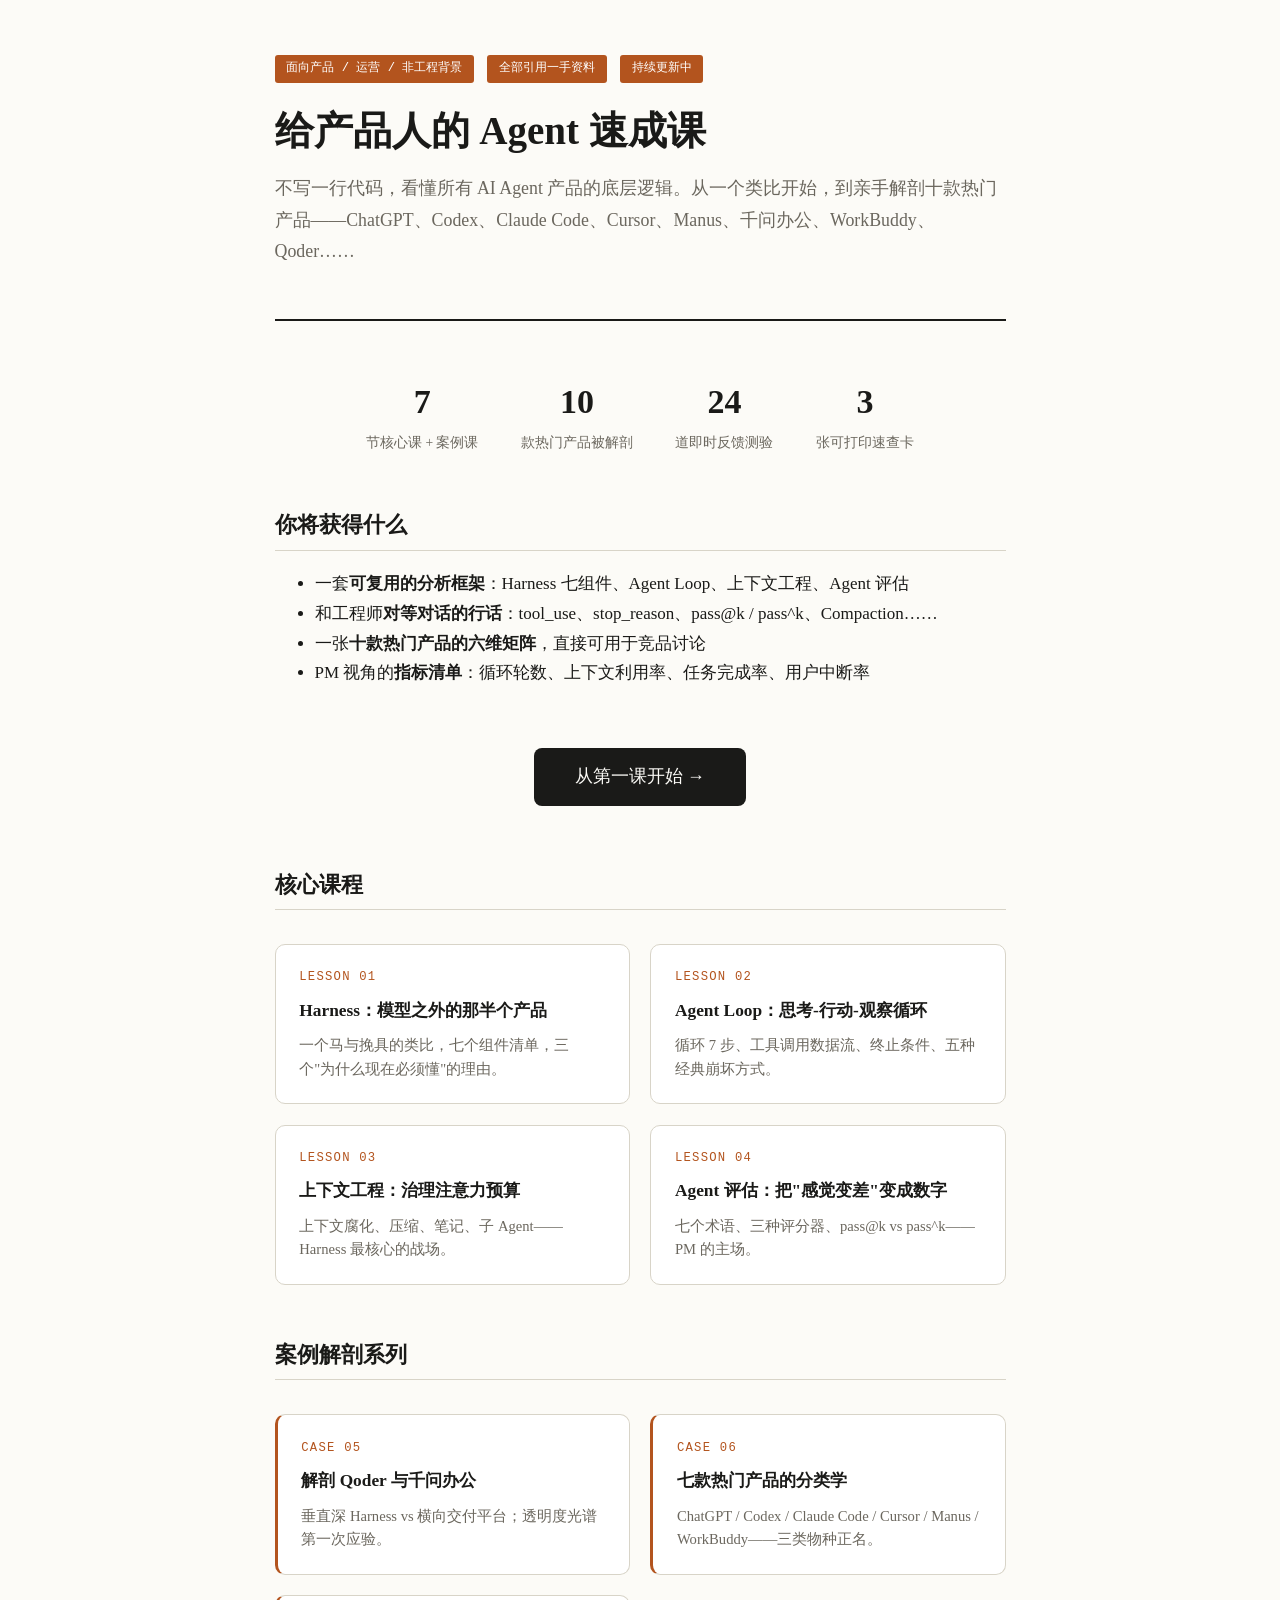
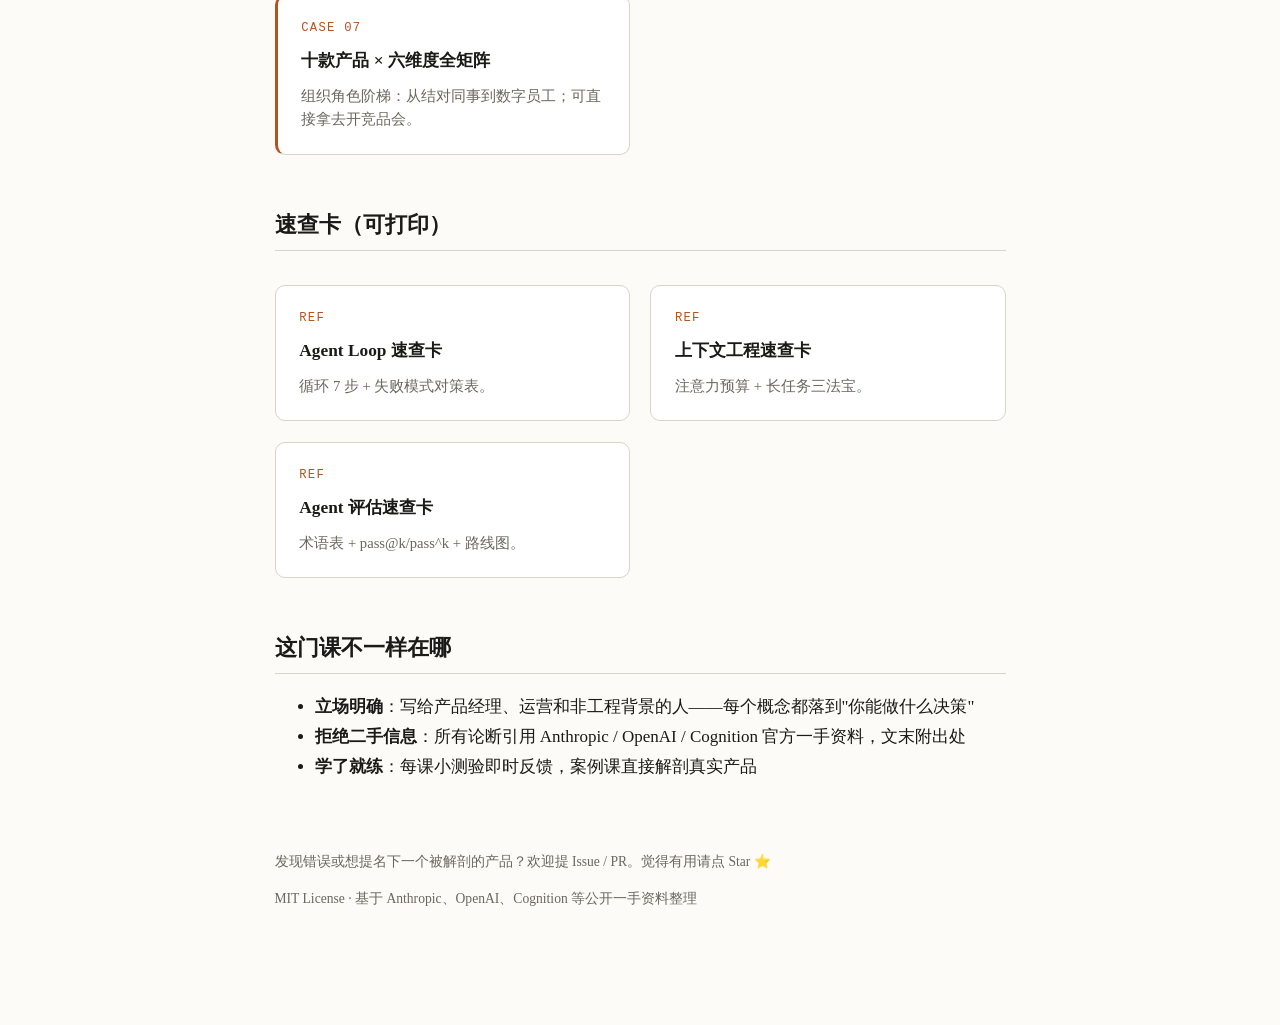
<file: index.html>
<!DOCTYPE html>
<html lang="zh-CN">
<head>
<meta charset="utf-8">
<meta name="viewport" content="width=device-width, initial-scale=1">
<title>给产品人的 Agent 速成课 · Harness 与 AI Agent 产品方法论</title>
<link rel="stylesheet" href="assets/style.css">
<style>
.hero { border-bottom: 2px solid var(--ink); padding-bottom: 2rem; margin-bottom: 3rem; }
.hero .badge { font-family: ui-monospace, monospace; font-size: 0.72rem; background: var(--accent); color: #fff; padding: 0.2rem 0.7rem; border-radius: 3px; margin-right: 0.5rem; display: inline-block; margin-bottom: 1rem; }
.hero h1 { font-size: 2.3rem; }
.card-grid { display: grid; grid-template-columns: repeat(auto-fill, minmax(260px, 1fr)); gap: 1.2rem; margin: 2rem 0; }
.card { border: 1px solid var(--rule); border-radius: 10px; padding: 1.3rem 1.4rem; background: #fff; text-decoration: none; color: inherit; display: block; transition: transform 0.15s ease, box-shadow 0.15s ease; }
.card:hover { transform: translateY(-3px); box-shadow: 0 8px 20px rgba(26,26,24,0.08); }
.card .no { font-family: ui-monospace, monospace; font-size: 0.72rem; color: var(--accent); letter-spacing: 0.1em; }
.card h3 { margin: 0.4rem 0 0.5rem; font-size: 1.02rem; }
.card p { margin: 0; font-size: 0.86rem; color: var(--muted); line-height: 1.6; }
.card.case { border-left: 3px solid var(--accent); }
.cta { text-align: center; margin: 3.5rem 0; }
.cta a.btn { display: inline-block; background: var(--ink); color: var(--paper); padding: 0.8rem 2.4rem; border-radius: 8px; text-decoration: none; font-size: 1.05rem; }
.stats { display: flex; gap: 2.5rem; justify-content: center; margin: 2rem 0; flex-wrap: wrap; }
.stats .stat { text-align: center; }
.stats .num { font-size: 2rem; font-weight: 700; }
.stats .lbl { font-size: 0.8rem; color: var(--muted); }
</style>
</head>
<body>

<div class="hero">
  <span class="badge">面向产品 / 运营 / 非工程背景</span>
  <span class="badge">全部引用一手资料</span>
  <span class="badge">持续更新中</span>
  <h1>给产品人的 Agent 速成课</h1>
  <p class="lede">不写一行代码，看懂所有 AI Agent 产品的底层逻辑。从一个类比开始，到亲手解剖十款热门产品——ChatGPT、Codex、Claude Code、Cursor、Manus、千问办公、WorkBuddy、Qoder……</p>
</div>

<div class="stats">
  <div class="stat"><div class="num">7</div><div class="lbl">节核心课 + 案例课</div></div>
  <div class="stat"><div class="num">10</div><div class="lbl">款热门产品被解剖</div></div>
  <div class="stat"><div class="num">24</div><div class="lbl">道即时反馈测验</div></div>
  <div class="stat"><div class="num">3</div><div class="lbl">张可打印速查卡</div></div>
</div>

<h2>你将获得什么</h2>
<ul>
  <li>一套<strong>可复用的分析框架</strong>：Harness 七组件、Agent Loop、上下文工程、Agent 评估</li>
  <li>和工程师<strong>对等对话的行话</strong>：tool_use、stop_reason、pass@k / pass^k、Compaction……</li>
  <li>一张<strong>十款热门产品的六维矩阵</strong>，直接可用于竞品讨论</li>
  <li>PM 视角的<strong>指标清单</strong>：循环轮数、上下文利用率、任务完成率、用户中断率</li>
</ul>

<div class="cta"><a class="btn" href="lessons/0001-harness-overview.html">从第一课开始 →</a></div>

<h2>核心课程</h2>
<div class="card-grid">
  <a class="card" href="lessons/0001-harness-overview.html">
    <div class="no">LESSON 01</div><h3>Harness：模型之外的那半个产品</h3>
    <p>一个马与挽具的类比，七个组件清单，三个"为什么现在必须懂"的理由。</p>
  </a>
  <a class="card" href="lessons/0002-agent-loop.html">
    <div class="no">LESSON 02</div><h3>Agent Loop：思考-行动-观察循环</h3>
    <p>循环 7 步、工具调用数据流、终止条件、五种经典崩坏方式。</p>
  </a>
  <a class="card" href="lessons/0003-context-engineering.html">
    <div class="no">LESSON 03</div><h3>上下文工程：治理注意力预算</h3>
    <p>上下文腐化、压缩、笔记、子 Agent——Harness 最核心的战场。</p>
  </a>
  <a class="card" href="lessons/0004-agent-evaluation.html">
    <div class="no">LESSON 04</div><h3>Agent 评估：把"感觉变差"变成数字</h3>
    <p>七个术语、三种评分器、pass@k vs pass^k——PM 的主场。</p>
  </a>
</div>

<h2>案例解剖系列</h2>
<div class="card-grid">
  <a class="card case" href="lessons/0005-case-anatomy-qoder-qwenwork.html">
    <div class="no">CASE 05</div><h3>解剖 Qoder 与千问办公</h3>
    <p>垂直深 Harness vs 横向交付平台；透明度光谱第一次应验。</p>
  </a>
  <a class="card case" href="lessons/0006-case-taxonomy-popular-agents.html">
    <div class="no">CASE 06</div><h3>七款热门产品的分类学</h3>
    <p>ChatGPT / Codex / Claude Code / Cursor / Manus / WorkBuddy——三类物种正名。</p>
  </a>
  <a class="card case" href="lessons/0007-case-matrix-ten-products.html">
    <div class="no">CASE 07</div><h3>十款产品 × 六维度全矩阵</h3>
    <p>组织角色阶梯：从结对同事到数字员工；可直接拿去开竞品会。</p>
  </a>
</div>

<h2>速查卡（可打印）</h2>
<div class="card-grid">
  <a class="card" href="reference/agent-loop-cheatsheet.html"><div class="no">REF</div><h3>Agent Loop 速查卡</h3><p>循环 7 步 + 失败模式对策表。</p></a>
  <a class="card" href="reference/context-engineering-cheatsheet.html"><div class="no">REF</div><h3>上下文工程速查卡</h3><p>注意力预算 + 长任务三法宝。</p></a>
  <a class="card" href="reference/agent-evaluation-cheatsheet.html"><div class="no">REF</div><h3>Agent 评估速查卡</h3><p>术语表 + pass@k/pass^k + 路线图。</p></a>
</div>

<h2>这门课不一样在哪</h2>
<ul>
  <li><strong>立场明确</strong>：写给产品经理、运营和非工程背景的人——每个概念都落到"你能做什么决策"</li>
  <li><strong>拒绝二手信息</strong>：所有论断引用 Anthropic / OpenAI / Cognition 官方一手资料，文末附出处</li>
  <li><strong>学了就练</strong>：每课小测验即时反馈，案例课直接解剖真实产品</li>
</ul>

<footer class="lesson-foot">
  <p>发现错误或想提名下一个被解剖的产品？欢迎提 Issue / PR。觉得有用请点 Star ⭐</p>
  <p>MIT License · 基于 Anthropic、OpenAI、Cognition 等公开一手资料整理</p>
</footer>

</body>
</html>
</file>
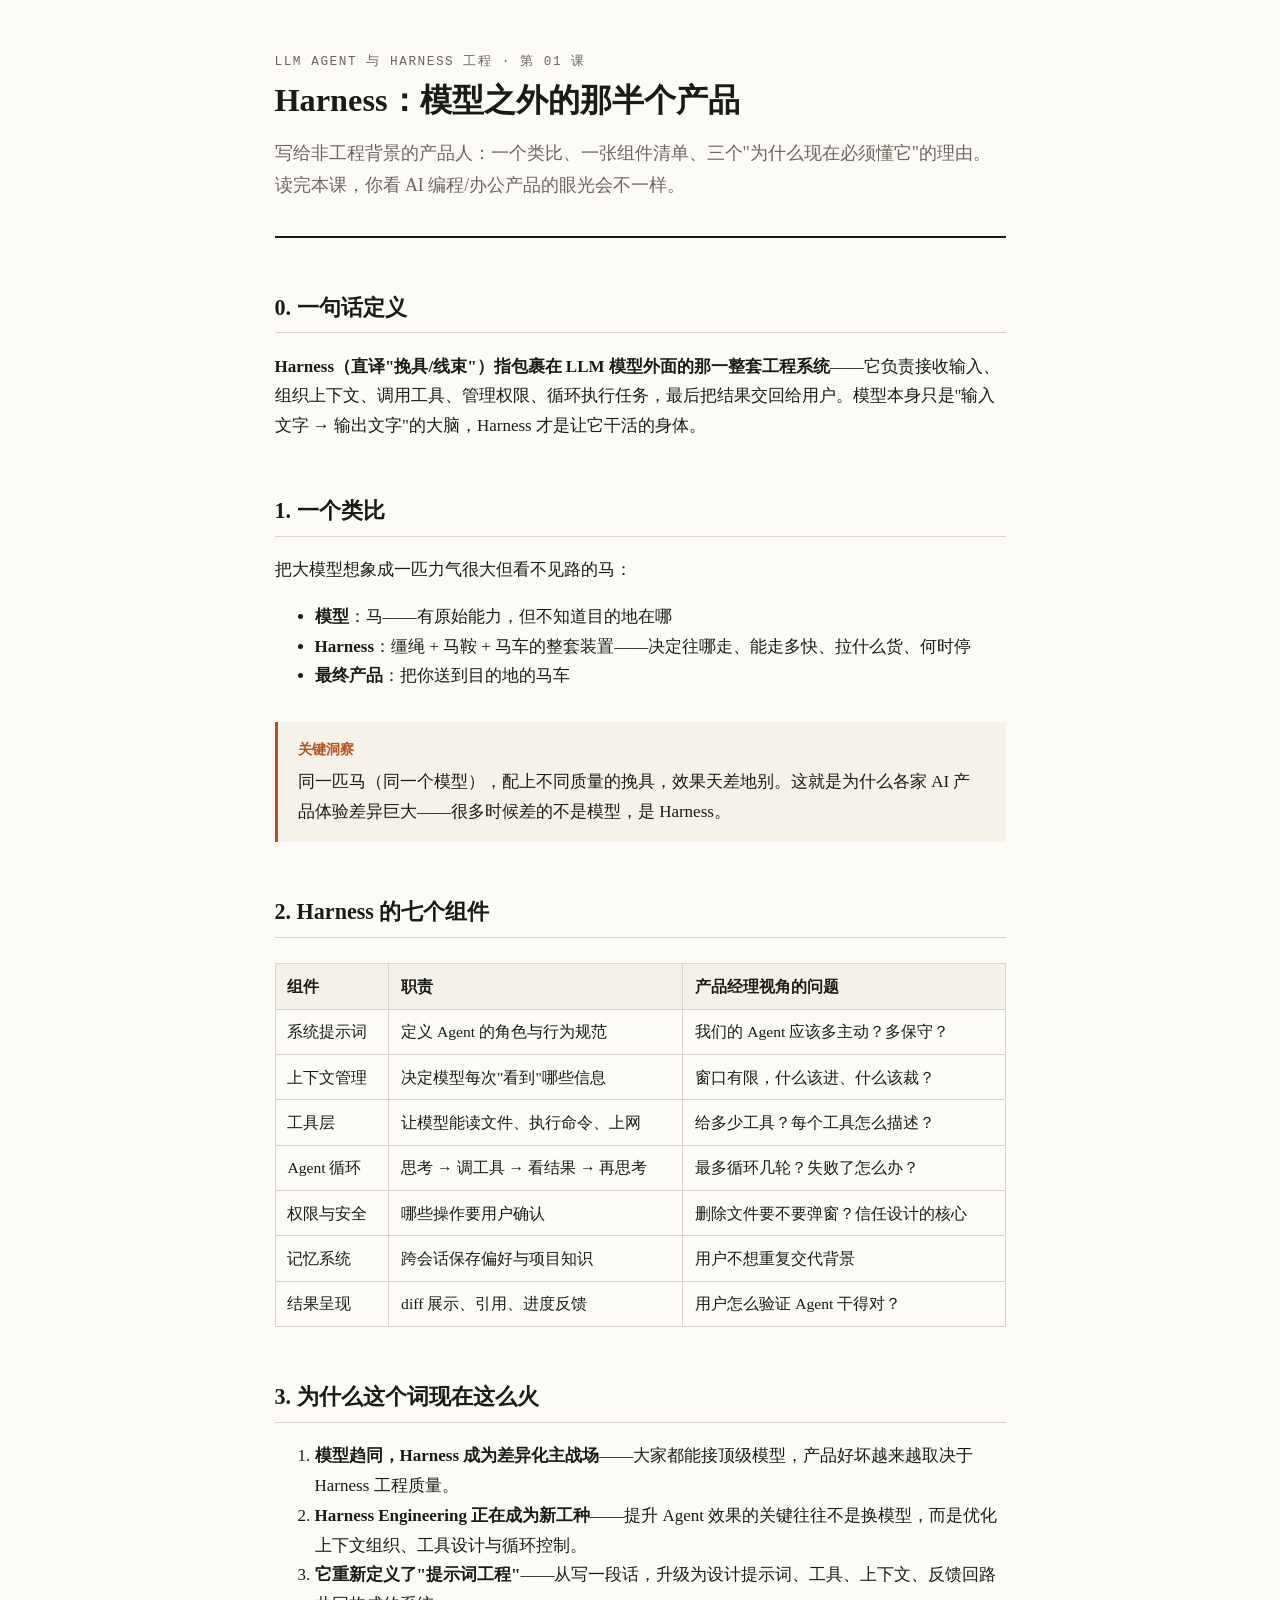
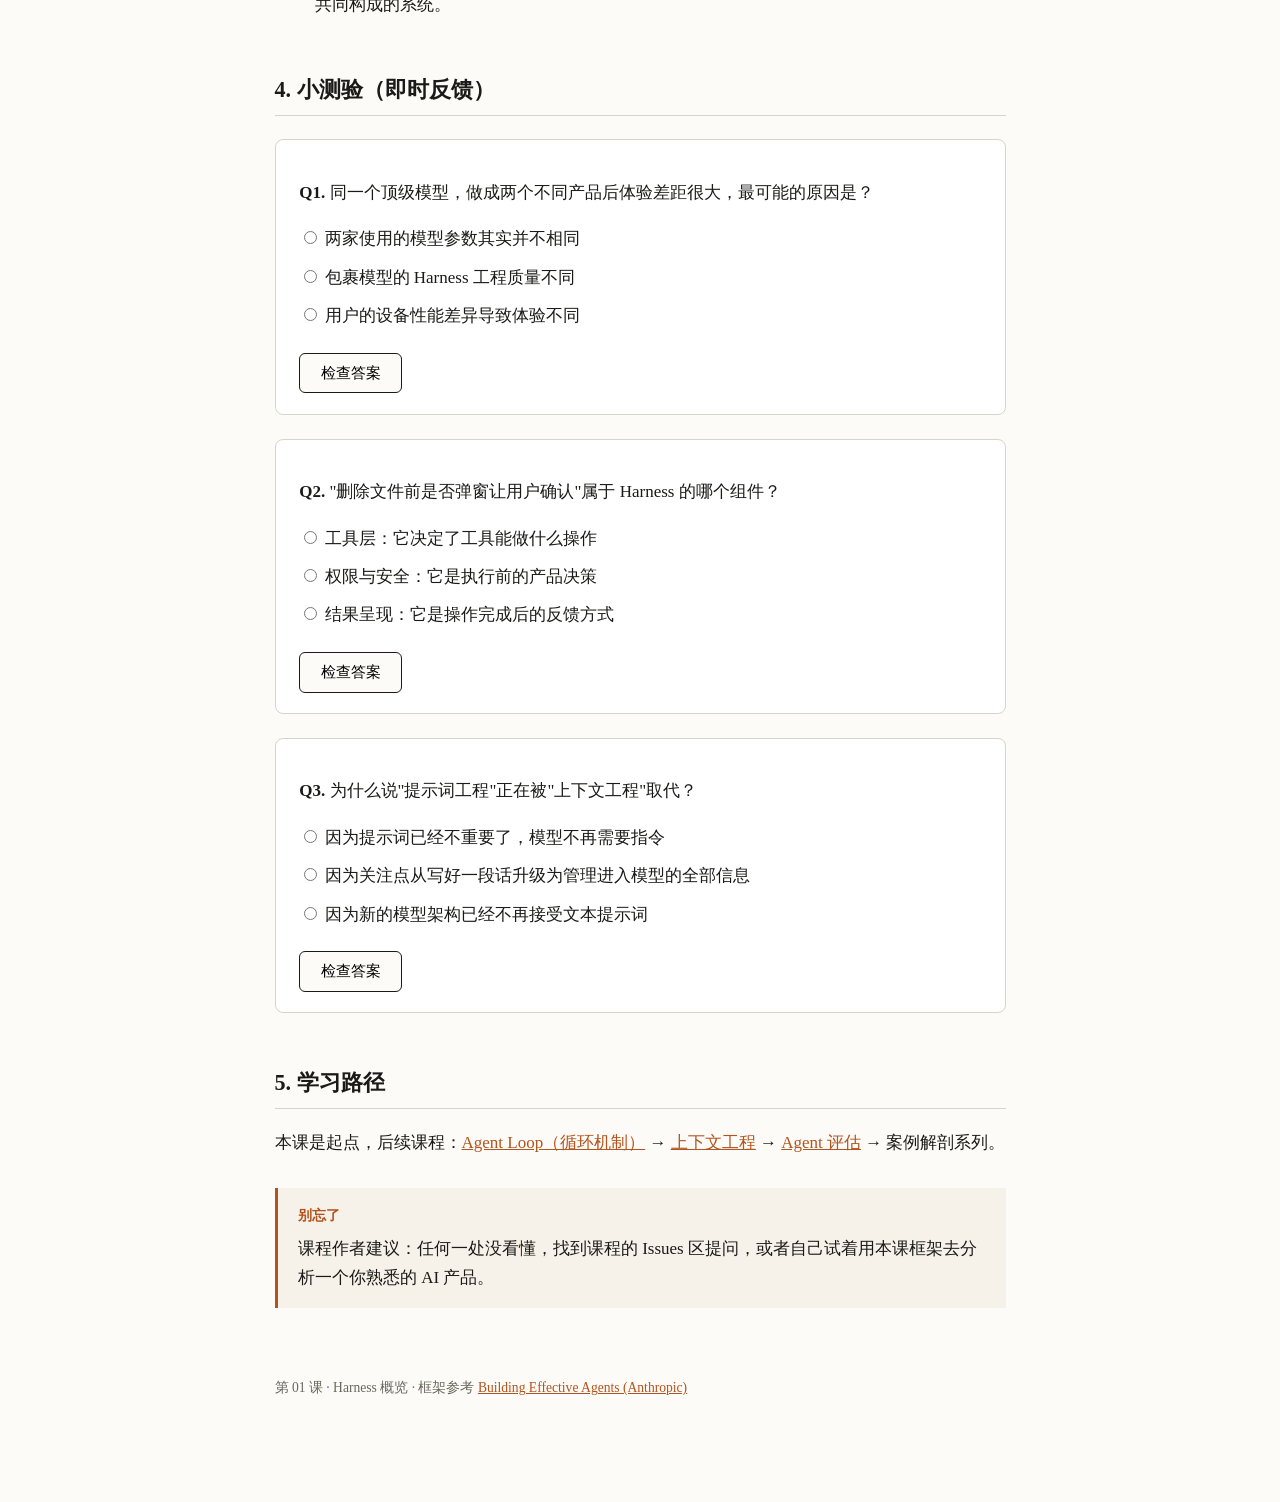
<file: lessons/0001-harness-overview.html>
<!DOCTYPE html>
<html lang="zh-CN">
<head>
<meta charset="utf-8">
<meta name="viewport" content="width=device-width, initial-scale=1">
<title>第一课 · Harness 是什么</title>
<link rel="stylesheet" href="../assets/style.css">
</head>
<body>

<header class="lesson-head">
  <div class="course">LLM Agent 与 Harness 工程 · 第 01 课</div>
  <h1>Harness：模型之外的那半个产品</h1>
  <p class="lede">写给非工程背景的产品人：一个类比、一张组件清单、三个"为什么现在必须懂它"的理由。读完本课，你看 AI 编程/办公产品的眼光会不一样。</p>
</header>

<h2>0. 一句话定义</h2>

<p><strong>Harness（直译"挽具/线束"）指包裹在 LLM 模型外面的那一整套工程系统</strong>——它负责接收输入、组织上下文、调用工具、管理权限、循环执行任务，最后把结果交回给用户。模型本身只是"输入文字 → 输出文字"的大脑，Harness 才是让它干活的身体。</p>

<h2>1. 一个类比</h2>

<p>把大模型想象成一匹力气很大但看不见路的马：</p>

<ul>
  <li><strong>模型</strong>：马——有原始能力，但不知道目的地在哪</li>
  <li><strong>Harness</strong>：缰绳 + 马鞍 + 马车的整套装置——决定往哪走、能走多快、拉什么货、何时停</li>
  <li><strong>最终产品</strong>：把你送到目的地的马车</li>
</ul>

<div class="callout"><span class="label">关键洞察</span>同一匹马（同一个模型），配上不同质量的挽具，效果天差地别。这就是为什么各家 AI 产品体验差异巨大——很多时候差的不是模型，是 Harness。</div>

<h2>2. Harness 的七个组件</h2>

<table>
  <tr><th>组件</th><th>职责</th><th>产品经理视角的问题</th></tr>
  <tr><td>系统提示词</td><td>定义 Agent 的角色与行为规范</td><td>我们的 Agent 应该多主动？多保守？</td></tr>
  <tr><td>上下文管理</td><td>决定模型每次"看到"哪些信息</td><td>窗口有限，什么该进、什么该裁？</td></tr>
  <tr><td>工具层</td><td>让模型能读文件、执行命令、上网</td><td>给多少工具？每个工具怎么描述？</td></tr>
  <tr><td>Agent 循环</td><td>思考 → 调工具 → 看结果 → 再思考</td><td>最多循环几轮？失败了怎么办？</td></tr>
  <tr><td>权限与安全</td><td>哪些操作要用户确认</td><td>删除文件要不要弹窗？信任设计的核心</td></tr>
  <tr><td>记忆系统</td><td>跨会话保存偏好与项目知识</td><td>用户不想重复交代背景</td></tr>
  <tr><td>结果呈现</td><td>diff 展示、引用、进度反馈</td><td>用户怎么验证 Agent 干得对？</td></tr>
</table>

<h2>3. 为什么这个词现在这么火</h2>

<ol>
  <li><strong>模型趋同，Harness 成为差异化主战场</strong>——大家都能接顶级模型，产品好坏越来越取决于 Harness 工程质量。</li>
  <li><strong>Harness Engineering 正在成为新工种</strong>——提升 Agent 效果的关键往往不是换模型，而是优化上下文组织、工具设计与循环控制。</li>
  <li><strong>它重新定义了"提示词工程"</strong>——从写一段话，升级为设计提示词、工具、上下文、反馈回路共同构成的系统。</li>
</ol>

<h2>4. 小测验（即时反馈）</h2>

<div class="quiz" data-quiz='[
{"q":"同一个顶级模型，做成两个不同产品后体验差距很大，最可能的原因是？","opts":["两家使用的模型参数其实并不相同","包裹模型的 Harness 工程质量不同","用户的设备性能差异导致体验不同"],"answer":1,"why":"模型趋同的时代，产品体验差异主要来自 Harness：上下文管理、工具设计、循环控制等。"},
{"q":"\"删除文件前是否弹窗让用户确认\"属于 Harness 的哪个组件？","opts":["工具层：它决定了工具能做什么操作","权限与安全：它是执行前的产品决策","结果呈现：它是操作完成后的反馈方式"],"answer":1,"why":"何时打断模型、向用户要确认，是权限与安全组件里的纯产品决策——信任设计的核心张力。"},
{"q":"为什么说\"提示词工程\"正在被\"上下文工程\"取代？","opts":["因为提示词已经不重要了，模型不再需要指令","因为关注点从写好一段话升级为管理进入模型的全部信息","因为新的模型架构已经不再接受文本提示词"],"answer":1,"why":"Agent 时代要管理的是整个上下文状态——系统指令、工具、历史、外部数据，而不只是一段提示词。下一课展开。"}
]'></div>

<h2>5. 学习路径</h2>

<p>本课是起点，后续课程：<a href="./0002-agent-loop.html">Agent Loop（循环机制）</a> → <a href="./0003-context-engineering.html">上下文工程</a> → <a href="./0004-agent-evaluation.html">Agent 评估</a> → 案例解剖系列。</p>

<div class="callout"><span class="label">别忘了</span>课程作者建议：任何一处没看懂，找到课程的 Issues 区提问，或者自己试着用本课框架去分析一个你熟悉的 AI 产品。</div>

<footer class="lesson-foot">第 01 课 · Harness 概览 · 框架参考 <a href="https://www.anthropic.com/engineering/building-effective-agents" target="_blank">Building Effective Agents (Anthropic)</a></footer>

<script src="../assets/quiz.js"></script>
</body>
</html>
</file>
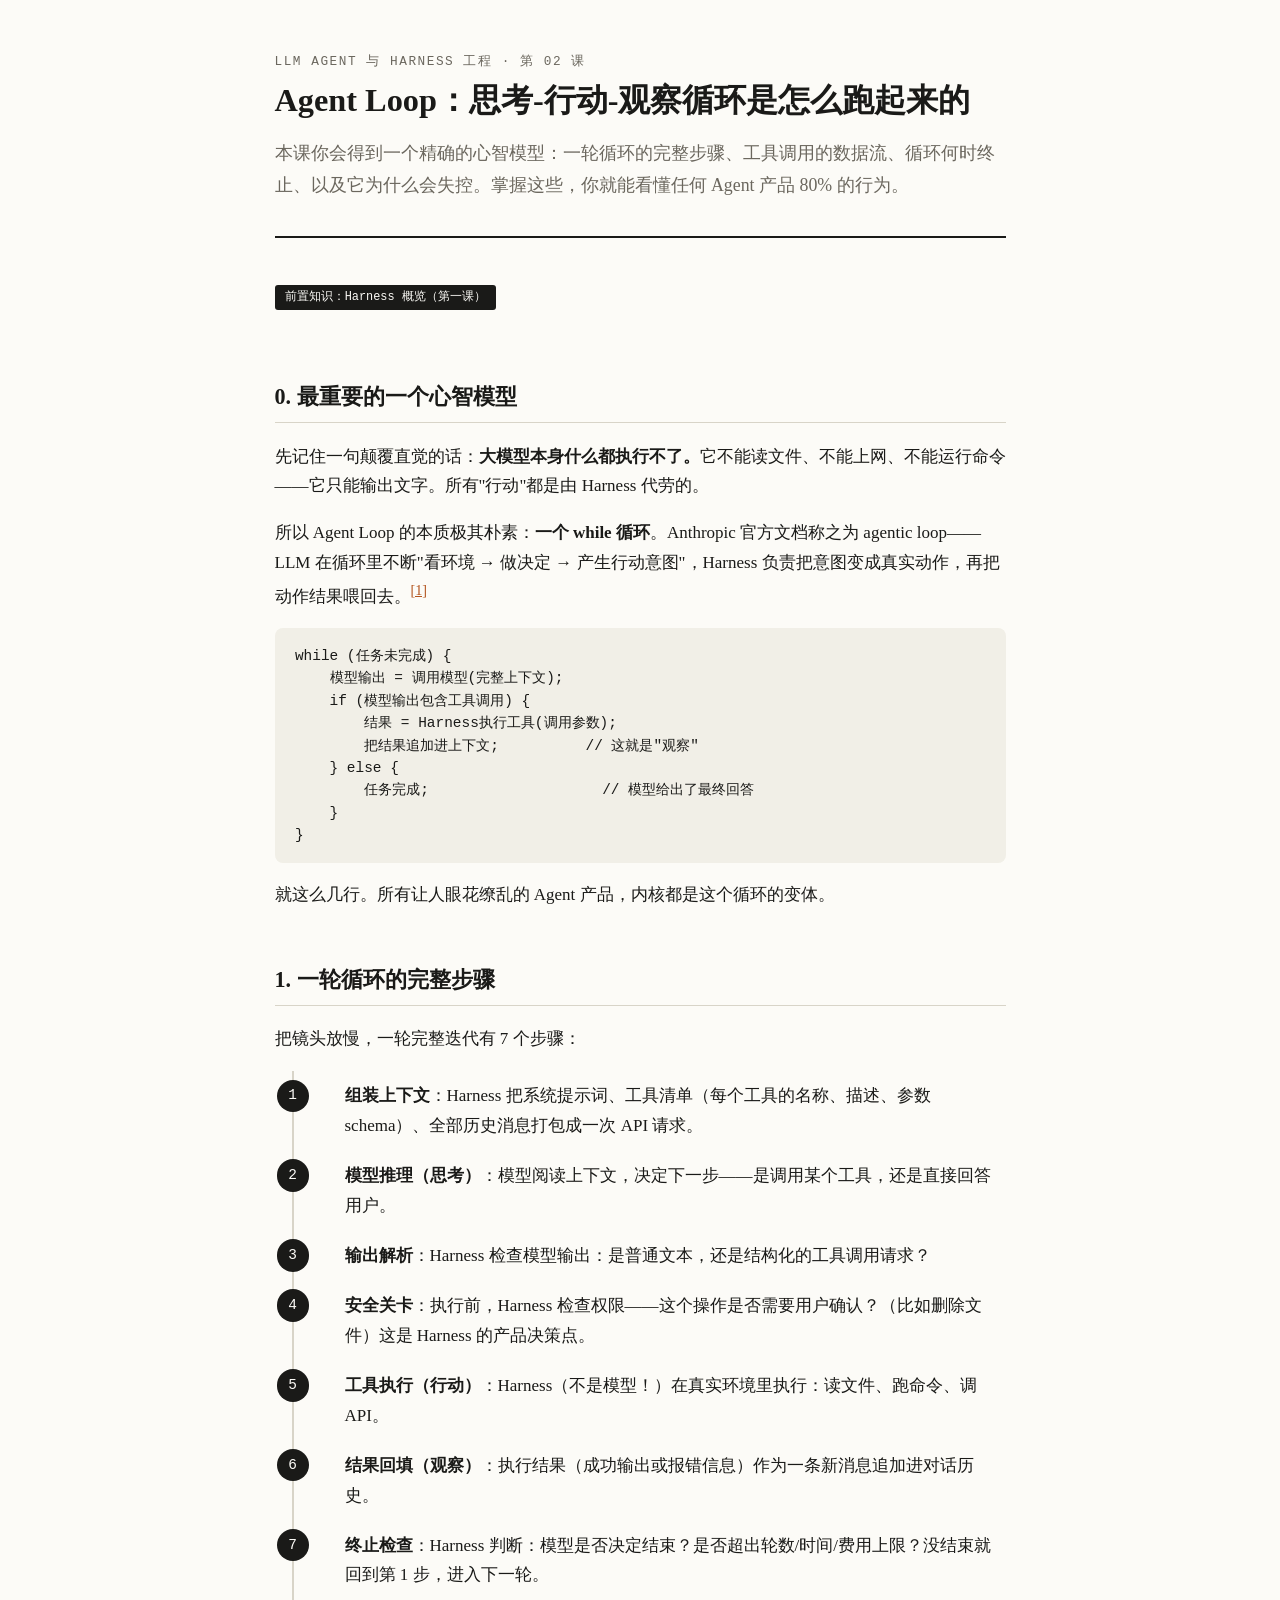
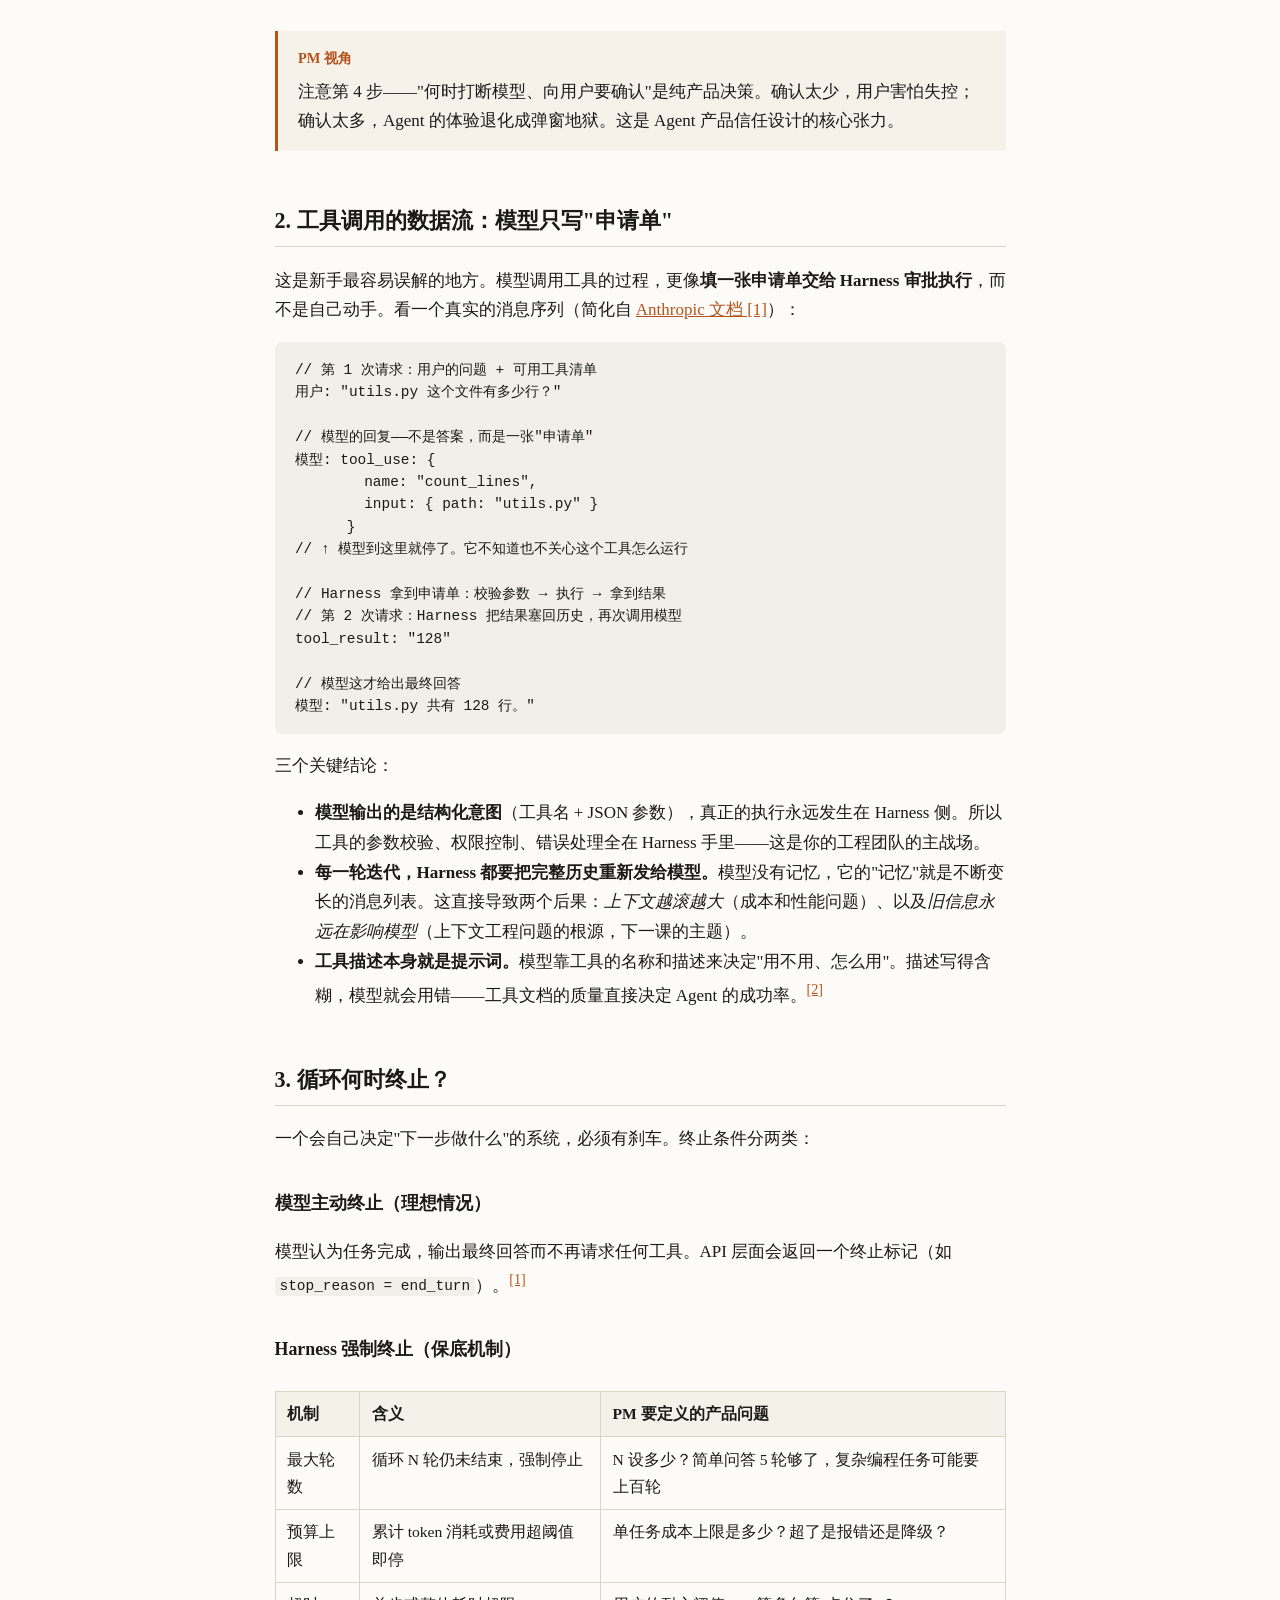
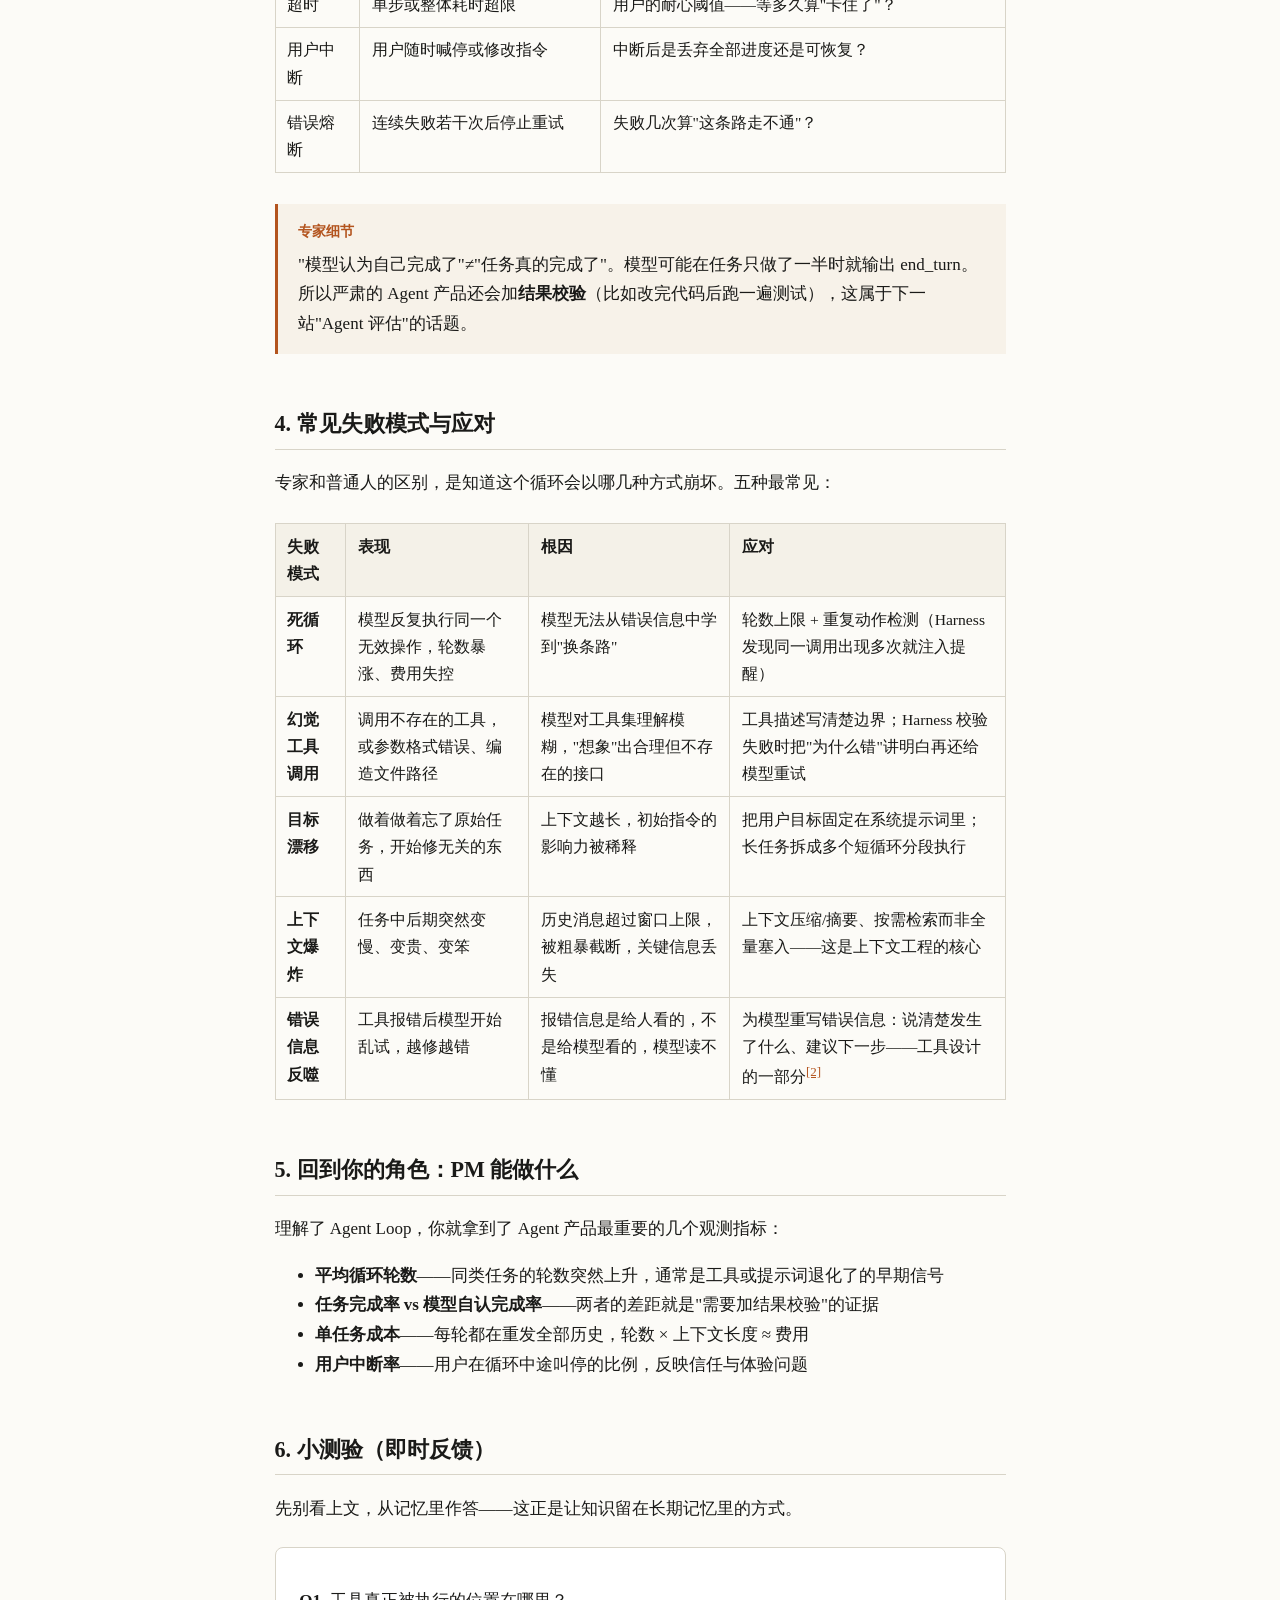
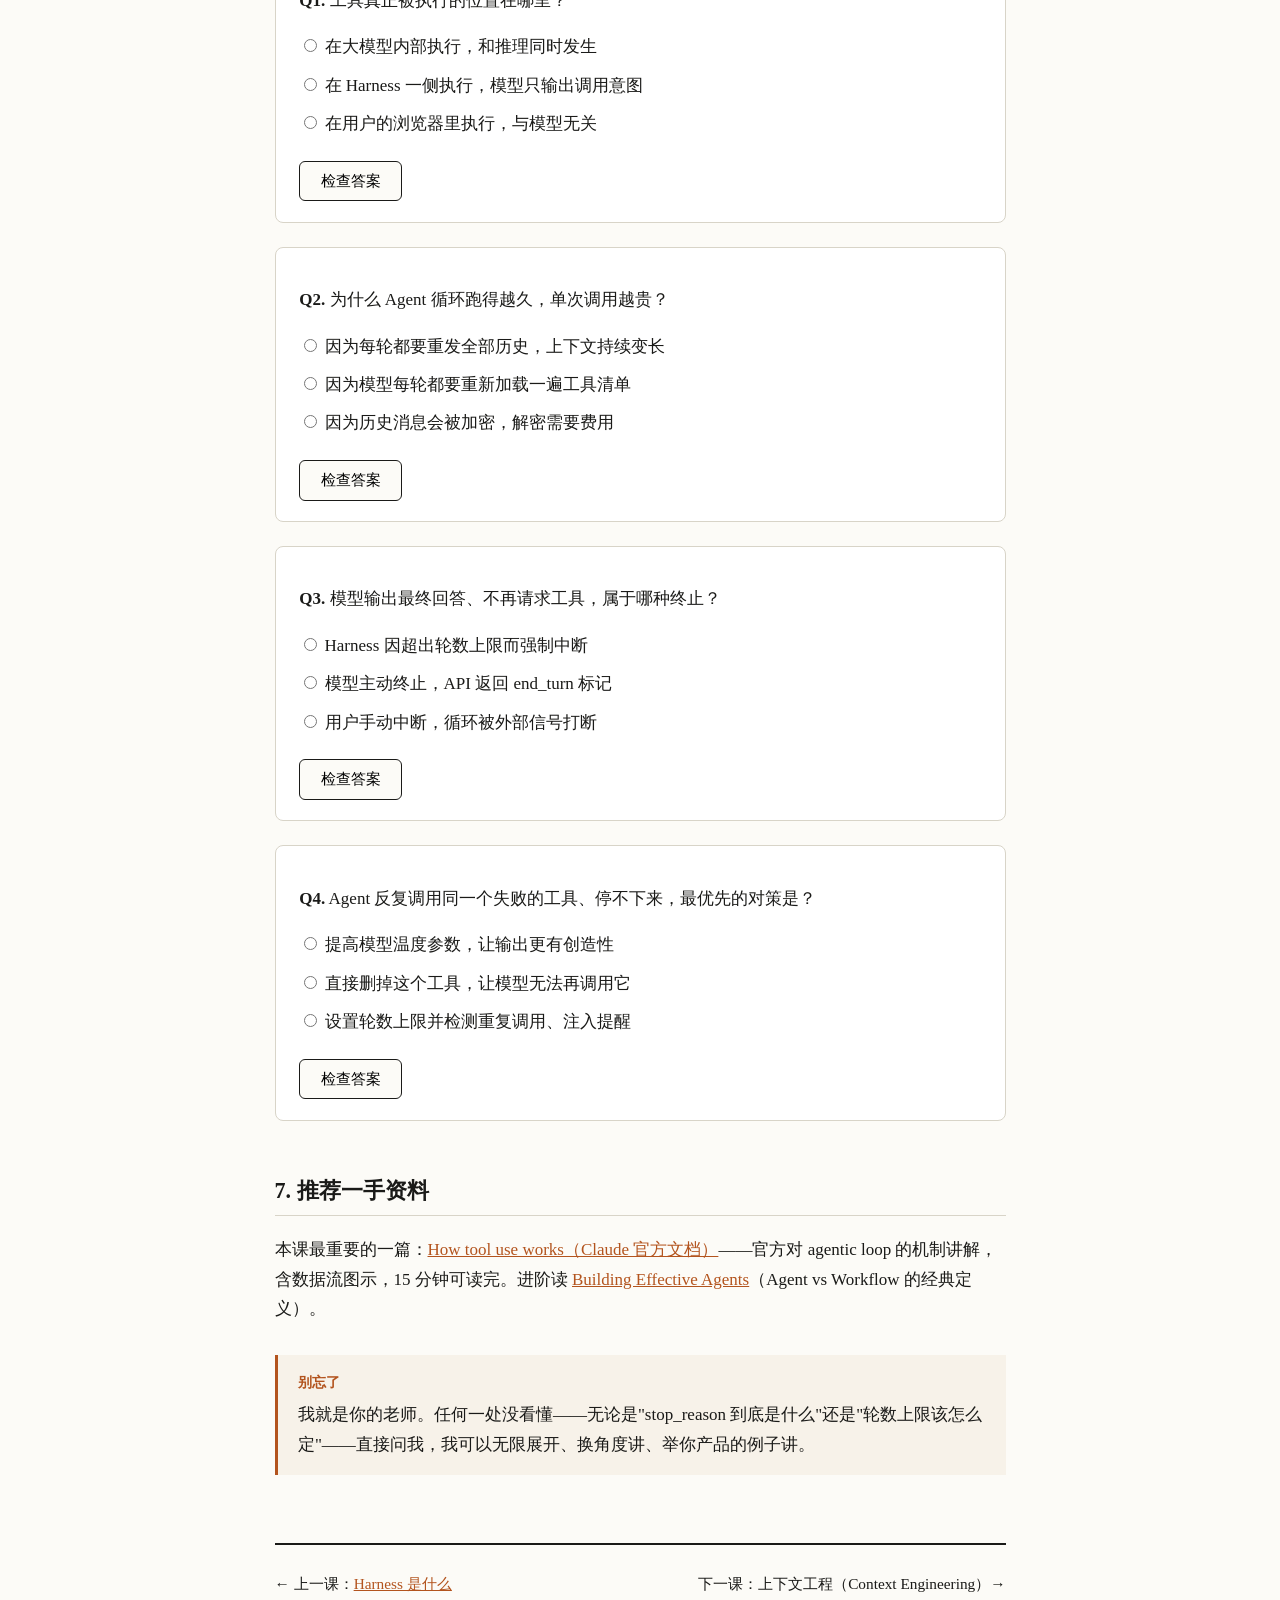
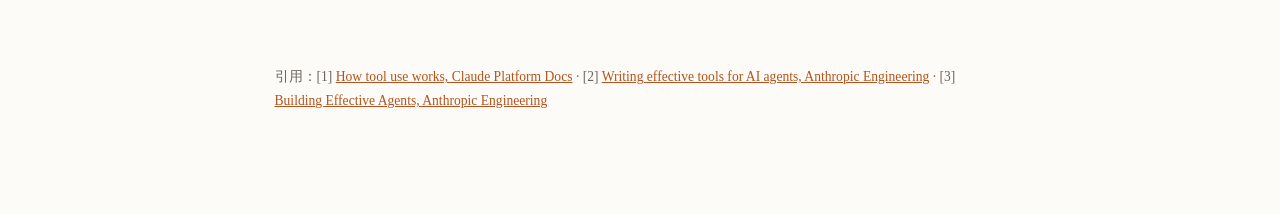
<file: lessons/0002-agent-loop.html>
<!DOCTYPE html>
<html lang="zh-CN">
<head>
<meta charset="utf-8">
<meta name="viewport" content="width=device-width, initial-scale=1">
<title>第二课 · Agent Loop：思考-行动-观察循环</title>
<link rel="stylesheet" href="../assets/style.css">
</head>
<body>

<header class="lesson-head">
  <div class="course">LLM Agent 与 Harness 工程 · 第 02 课</div>
  <h1>Agent Loop：思考-行动-观察循环是怎么跑起来的</h1>
  <p class="lede">本课你会得到一个精确的心智模型：一轮循环的完整步骤、工具调用的数据流、循环何时终止、以及它为什么会失控。掌握这些，你就能看懂任何 Agent 产品 80% 的行为。</p>
</header>

<span class="kicker">前置知识：Harness 概览（第一课）</span>

<h2>0. 最重要的一个心智模型</h2>

<p>先记住一句颠覆直觉的话：<strong>大模型本身什么都执行不了。</strong>它不能读文件、不能上网、不能运行命令——它只能输出文字。所有"行动"都是由 Harness 代劳的。</p>

<p>所以 Agent Loop 的本质极其朴素：<strong>一个 while 循环</strong>。Anthropic 官方文档称之为 agentic loop——LLM 在循环里不断"看环境 → 做决定 → 产生行动意图"，Harness 负责把意图变成真实动作，再把动作结果喂回去。<sup><a href="https://platform.claude.com/docs/en/agents-and-tools/tool-use/how-tool-use-works" target="_blank">[1]</a></sup></p>

<pre>while (任务未完成) {
    模型输出 = 调用模型(完整上下文);
    if (模型输出包含工具调用) {
        结果 = Harness执行工具(调用参数);
        把结果追加进上下文;          // 这就是"观察"
    } else {
        任务完成;                    // 模型给出了最终回答
    }
}</pre>

<p>就这么几行。所有让人眼花缭乱的 Agent 产品，内核都是这个循环的变体。</p>

<h2>1. 一轮循环的完整步骤</h2>

<p>把镜头放慢，一轮完整迭代有 7 个步骤：</p>

<ol class="step-flow">
  <li><strong>组装上下文</strong>：Harness 把系统提示词、工具清单（每个工具的名称、描述、参数 schema）、全部历史消息打包成一次 API 请求。</li>
  <li><strong>模型推理（思考）</strong>：模型阅读上下文，决定下一步——是调用某个工具，还是直接回答用户。</li>
  <li><strong>输出解析</strong>：Harness 检查模型输出：是普通文本，还是结构化的工具调用请求？</li>
  <li><strong>安全关卡</strong>：执行前，Harness 检查权限——这个操作是否需要用户确认？（比如删除文件）这是 Harness 的产品决策点。</li>
  <li><strong>工具执行（行动）</strong>：Harness（不是模型！）在真实环境里执行：读文件、跑命令、调 API。</li>
  <li><strong>结果回填（观察）</strong>：执行结果（成功输出或报错信息）作为一条新消息追加进对话历史。</li>
  <li><strong>终止检查</strong>：Harness 判断：模型是否决定结束？是否超出轮数/时间/费用上限？没结束就回到第 1 步，进入下一轮。</li>
</ol>

<div class="callout"><span class="label">PM 视角</span>注意第 4 步——"何时打断模型、向用户要确认"是纯产品决策。确认太少，用户害怕失控；确认太多，Agent 的体验退化成弹窗地狱。这是 Agent 产品信任设计的核心张力。</div>

<h2>2. 工具调用的数据流：模型只写"申请单"</h2>

<p>这是新手最容易误解的地方。模型调用工具的过程，更像<strong>填一张申请单交给 Harness 审批执行</strong>，而不是自己动手。看一个真实的消息序列（简化自 <a href="https://platform.claude.com/docs/en/agents-and-tools/tool-use/how-tool-use-works" target="_blank">Anthropic 文档 [1]</a>）：</p>

<pre>// 第 1 次请求：用户的问题 + 可用工具清单
用户: "utils.py 这个文件有多少行？"

// 模型的回复——不是答案，而是一张"申请单"
模型: tool_use: {
        name: "count_lines",
        input: { path: "utils.py" }
      }
// ↑ 模型到这里就停了。它不知道也不关心这个工具怎么运行

// Harness 拿到申请单：校验参数 → 执行 → 拿到结果
// 第 2 次请求：Harness 把结果塞回历史，再次调用模型
tool_result: "128"

// 模型这才给出最终回答
模型: "utils.py 共有 128 行。"</pre>

<p>三个关键结论：</p>
<ul>
  <li><strong>模型输出的是结构化意图</strong>（工具名 + JSON 参数），真正的执行永远发生在 Harness 侧。所以工具的参数校验、权限控制、错误处理全在 Harness 手里——这是你的工程团队的主战场。</li>
  <li><strong>每一轮迭代，Harness 都要把完整历史重新发给模型。</strong>模型没有记忆，它的"记忆"就是不断变长的消息列表。这直接导致两个后果：<em>上下文越滚越大</em>（成本和性能问题）、以及<em>旧信息永远在影响模型</em>（上下文工程问题的根源，下一课的主题）。</li>
  <li><strong>工具描述本身就是提示词。</strong>模型靠工具的名称和描述来决定"用不用、怎么用"。描述写得含糊，模型就会用错——工具文档的质量直接决定 Agent 的成功率。<sup><a href="https://www.anthropic.com/engineering/writing-tools-for-agents" target="_blank">[2]</a></sup></li>
</ul>

<h2>3. 循环何时终止？</h2>

<p>一个会自己决定"下一步做什么"的系统，必须有刹车。终止条件分两类：</p>

<h3>模型主动终止（理想情况）</h3>
<p>模型认为任务完成，输出最终回答而不再请求任何工具。API 层面会返回一个终止标记（如 <code>stop_reason = end_turn</code>）。<sup><a href="https://platform.claude.com/docs/en/agents-and-tools/tool-use/how-tool-use-works" target="_blank">[1]</a></sup></p>

<h3>Harness 强制终止（保底机制）</h3>
<table>
  <tr><th>机制</th><th>含义</th><th>PM 要定义的产品问题</th></tr>
  <tr><td>最大轮数</td><td>循环 N 轮仍未结束，强制停止</td><td>N 设多少？简单问答 5 轮够了，复杂编程任务可能要上百轮</td></tr>
  <tr><td>预算上限</td><td>累计 token 消耗或费用超阈值即停</td><td>单任务成本上限是多少？超了是报错还是降级？</td></tr>
  <tr><td>超时</td><td>单步或整体耗时超限</td><td>用户的耐心阈值——等多久算"卡住了"？</td></tr>
  <tr><td>用户中断</td><td>用户随时喊停或修改指令</td><td>中断后是丢弃全部进度还是可恢复？</td></tr>
  <tr><td>错误熔断</td><td>连续失败若干次后停止重试</td><td>失败几次算"这条路走不通"？</td></tr>
</table>

<div class="callout"><span class="label">专家细节</span>"模型认为自己完成了"≠"任务真的完成了"。模型可能在任务只做了一半时就输出 end_turn。所以严肃的 Agent 产品还会加<strong>结果校验</strong>（比如改完代码后跑一遍测试），这属于下一站"Agent 评估"的话题。</div>

<h2>4. 常见失败模式与应对</h2>

<p>专家和普通人的区别，是知道这个循环会以哪几种方式崩坏。五种最常见：</p>

<table>
  <tr><th>失败模式</th><th>表现</th><th>根因</th><th>应对</th></tr>
  <tr>
    <td><strong>死循环</strong></td>
    <td>模型反复执行同一个无效操作，轮数暴涨、费用失控</td>
    <td>模型无法从错误信息中学到"换条路"</td>
    <td>轮数上限 + 重复动作检测（Harness 发现同一调用出现多次就注入提醒）</td>
  </tr>
  <tr>
    <td><strong>幻觉工具调用</strong></td>
    <td>调用不存在的工具，或参数格式错误、编造文件路径</td>
    <td>模型对工具集理解模糊，"想象"出合理但不存在的接口</td>
    <td>工具描述写清楚边界；Harness 校验失败时把"为什么错"讲明白再还给模型重试</td>
  </tr>
  <tr>
    <td><strong>目标漂移</strong></td>
    <td>做着做着忘了原始任务，开始修无关的东西</td>
    <td>上下文越长，初始指令的影响力被稀释</td>
    <td>把用户目标固定在系统提示词里；长任务拆成多个短循环分段执行</td>
  </tr>
  <tr>
    <td><strong>上下文爆炸</strong></td>
    <td>任务中后期突然变慢、变贵、变笨</td>
    <td>历史消息超过窗口上限，被粗暴截断，关键信息丢失</td>
    <td>上下文压缩/摘要、按需检索而非全量塞入——这是上下文工程的核心</td>
  </tr>
  <tr>
    <td><strong>错误信息反噬</strong></td>
    <td>工具报错后模型开始乱试，越修越错</td>
    <td>报错信息是给人看的，不是给模型看的，模型读不懂</td>
    <td>为模型重写错误信息：说清楚发生了什么、建议下一步——工具设计的一部分<sup><a href="https://www.anthropic.com/engineering/writing-tools-for-agents" target="_blank">[2]</a></sup></td>
  </tr>
</table>

<h2>5. 回到你的角色：PM 能做什么</h2>

<p>理解了 Agent Loop，你就拿到了 Agent 产品最重要的几个观测指标：</p>
<ul>
  <li><strong>平均循环轮数</strong>——同类任务的轮数突然上升，通常是工具或提示词退化了的早期信号</li>
  <li><strong>任务完成率 vs 模型自认完成率</strong>——两者的差距就是"需要加结果校验"的证据</li>
  <li><strong>单任务成本</strong>——每轮都在重发全部历史，轮数 × 上下文长度 ≈ 费用</li>
  <li><strong>用户中断率</strong>——用户在循环中途叫停的比例，反映信任与体验问题</li>
</ul>

<h2>6. 小测验（即时反馈）</h2>
<p>先别看上文，从记忆里作答——这正是让知识留在长期记忆里的方式。</p>

<div class="quiz" data-quiz='[
{"q":"工具真正被执行的位置在哪里？","opts":["在大模型内部执行，和推理同时发生","在 Harness 一侧执行，模型只输出调用意图","在用户的浏览器里执行，与模型无关"],"answer":1,"why":"模型只能输出文字（结构化的调用意图），所有真实执行都发生在 Harness 侧。"},
{"q":"为什么 Agent 循环跑得越久，单次调用越贵？","opts":["因为每轮都要重发全部历史，上下文持续变长","因为模型每轮都要重新加载一遍工具清单","因为历史消息会被加密，解密需要费用"],"answer":0,"why":"模型没有记忆，Harness 每轮都重发完整历史，token 数随轮数累积增长。"},
{"q":"模型输出最终回答、不再请求工具，属于哪种终止？","opts":["Harness 因超出轮数上限而强制中断","模型主动终止，API 返回 end_turn 标记","用户手动中断，循环被外部信号打断"],"answer":1,"why":"这是理想路径：模型判断任务完成，输出最终回答，stop_reason 为 end_turn。"},
{"q":"Agent 反复调用同一个失败的工具、停不下来，最优先的对策是？","opts":["提高模型温度参数，让输出更有创造性","直接删掉这个工具，让模型无法再调用它","设置轮数上限并检测重复调用、注入提醒"],"answer":2,"why":"死循环靠 Harness 的保底机制治理：轮数上限 + 重复动作检测。删工具治标不治本，调温度反而更不可控。"}
]'></div>

<h2>7. 推荐一手资料</h2>
<p>本课最重要的一篇：<a href="https://platform.claude.com/docs/en/agents-and-tools/tool-use/how-tool-use-works" target="_blank">How tool use works（Claude 官方文档）</a>——官方对 agentic loop 的机制讲解，含数据流图示，15 分钟可读完。进阶读 <a href="https://www.anthropic.com/engineering/building-effective-agents" target="_blank">Building Effective Agents</a>（Agent vs Workflow 的经典定义）。</p>

<div class="callout"><span class="label">别忘了</span>我就是你的老师。任何一处没看懂——无论是"stop_reason 到底是什么"还是"轮数上限该怎么定"——直接问我，我可以无限展开、换角度讲、举你产品的例子讲。</div>

<nav class="lesson-nav">
  <span>← 上一课：<a href="./0001-harness-overview.html">Harness 是什么</a></span>
  <span>下一课：上下文工程（Context Engineering）→</span>
</nav>

<footer class="lesson-foot">
  引用：[1] <a href="https://platform.claude.com/docs/en/agents-and-tools/tool-use/how-tool-use-works" target="_blank">How tool use works, Claude Platform Docs</a> ·
  [2] <a href="https://www.anthropic.com/engineering/writing-tools-for-agents" target="_blank">Writing effective tools for AI agents, Anthropic Engineering</a> ·
  [3] <a href="https://www.anthropic.com/engineering/building-effective-agents" target="_blank">Building Effective Agents, Anthropic Engineering</a>
</footer>

<script src="../assets/quiz.js"></script>
</body>
</html>
</file>
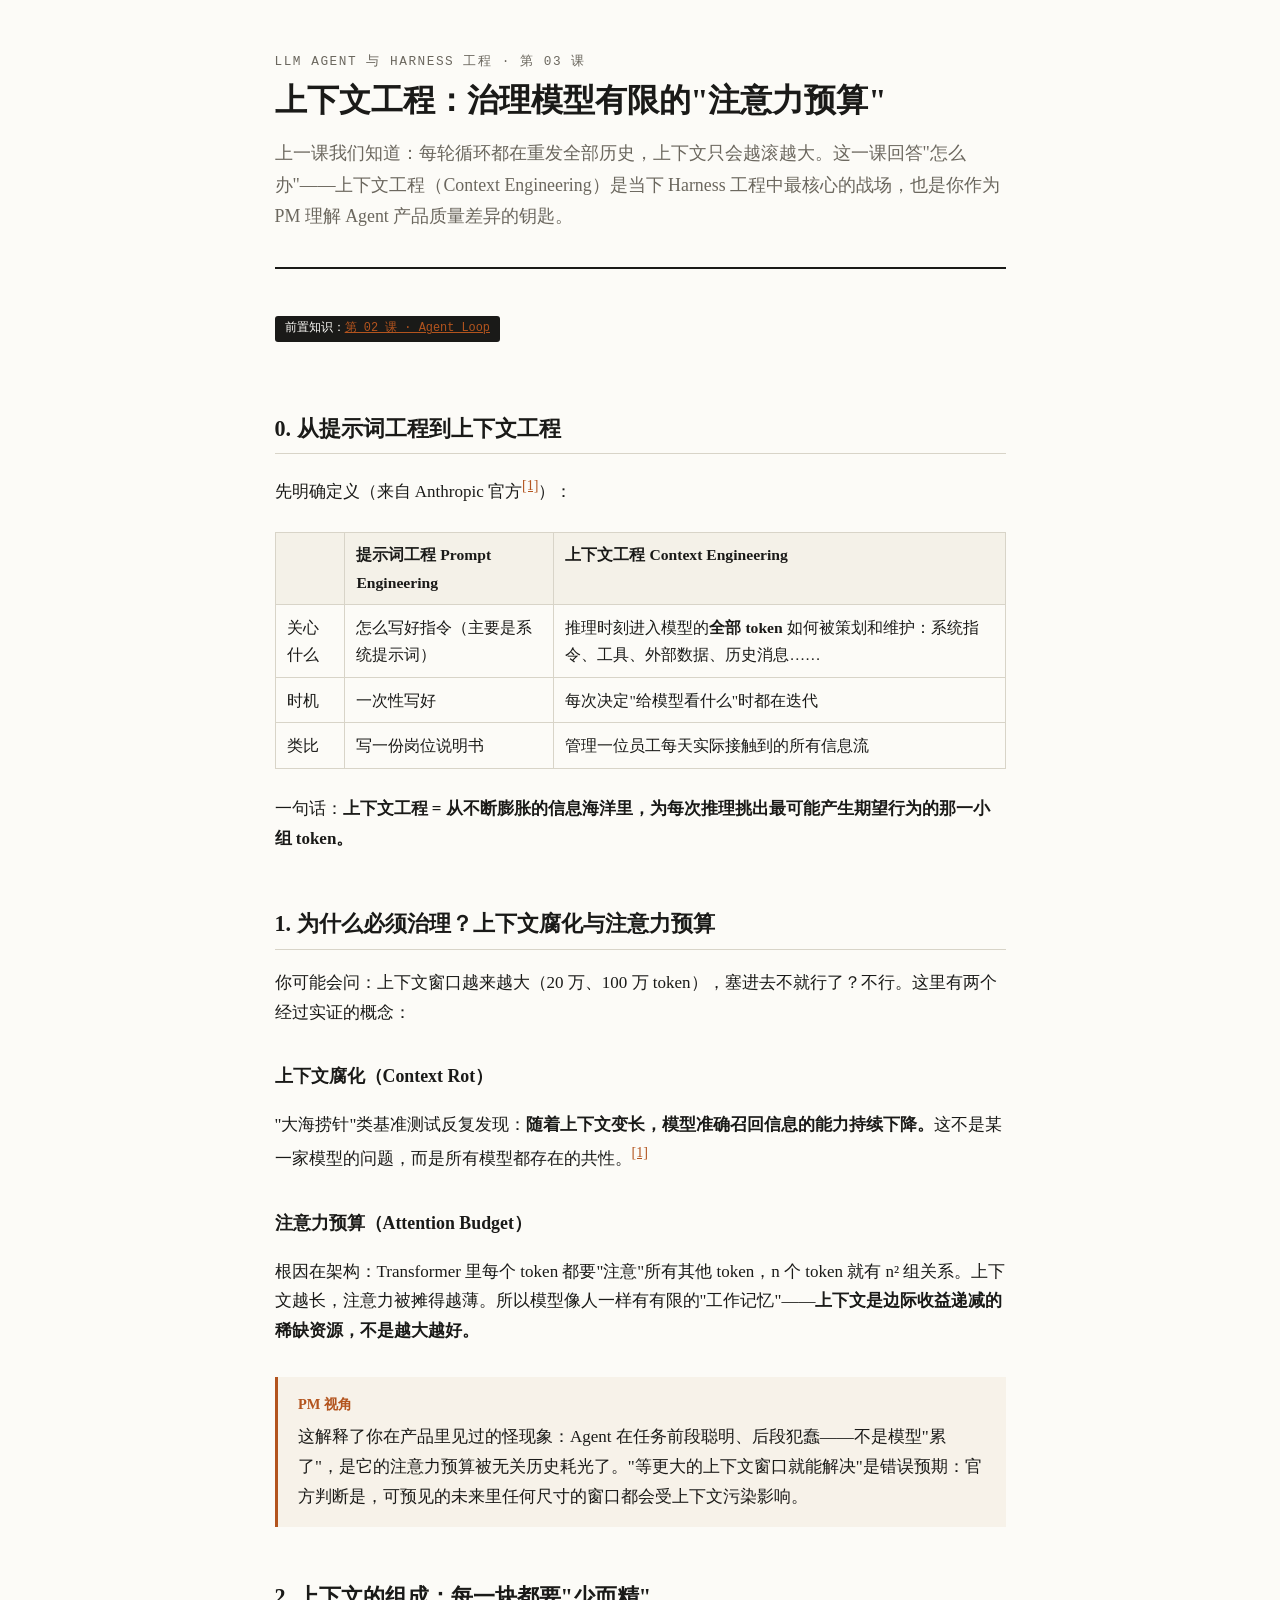
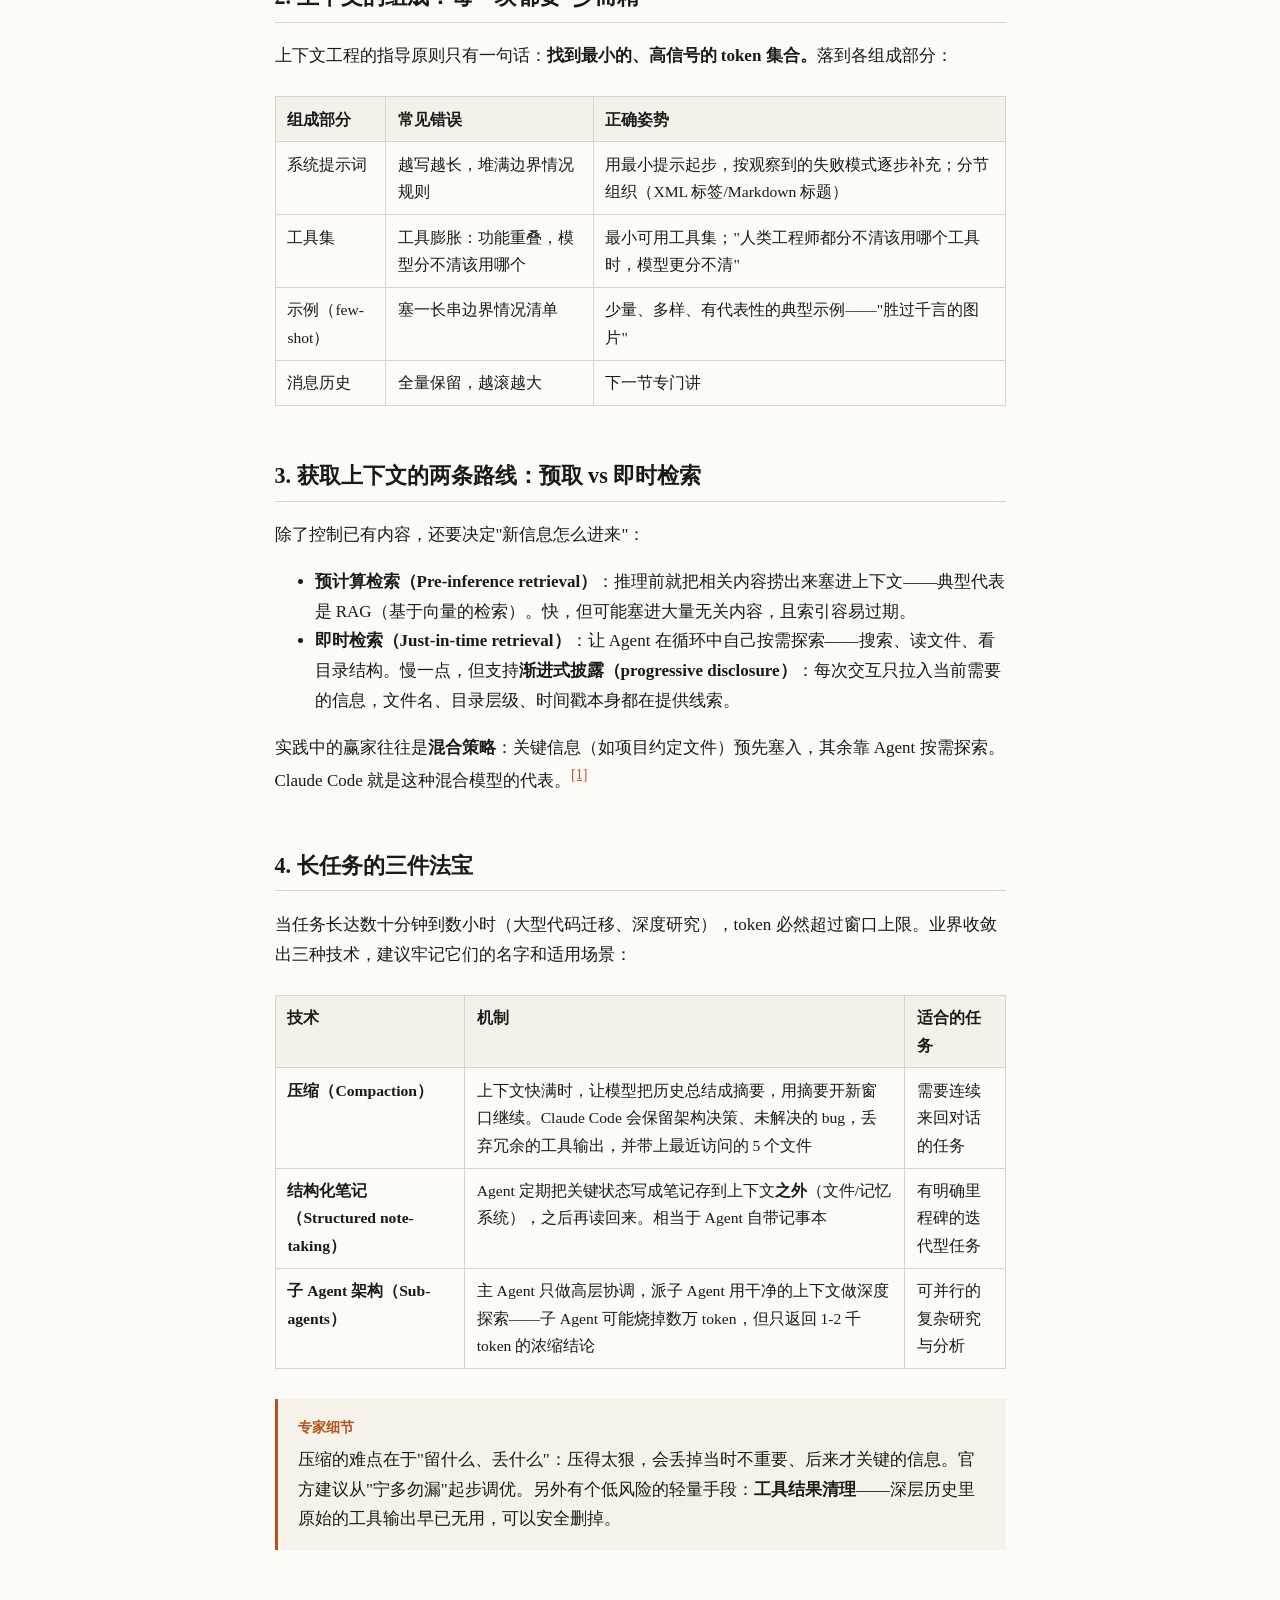
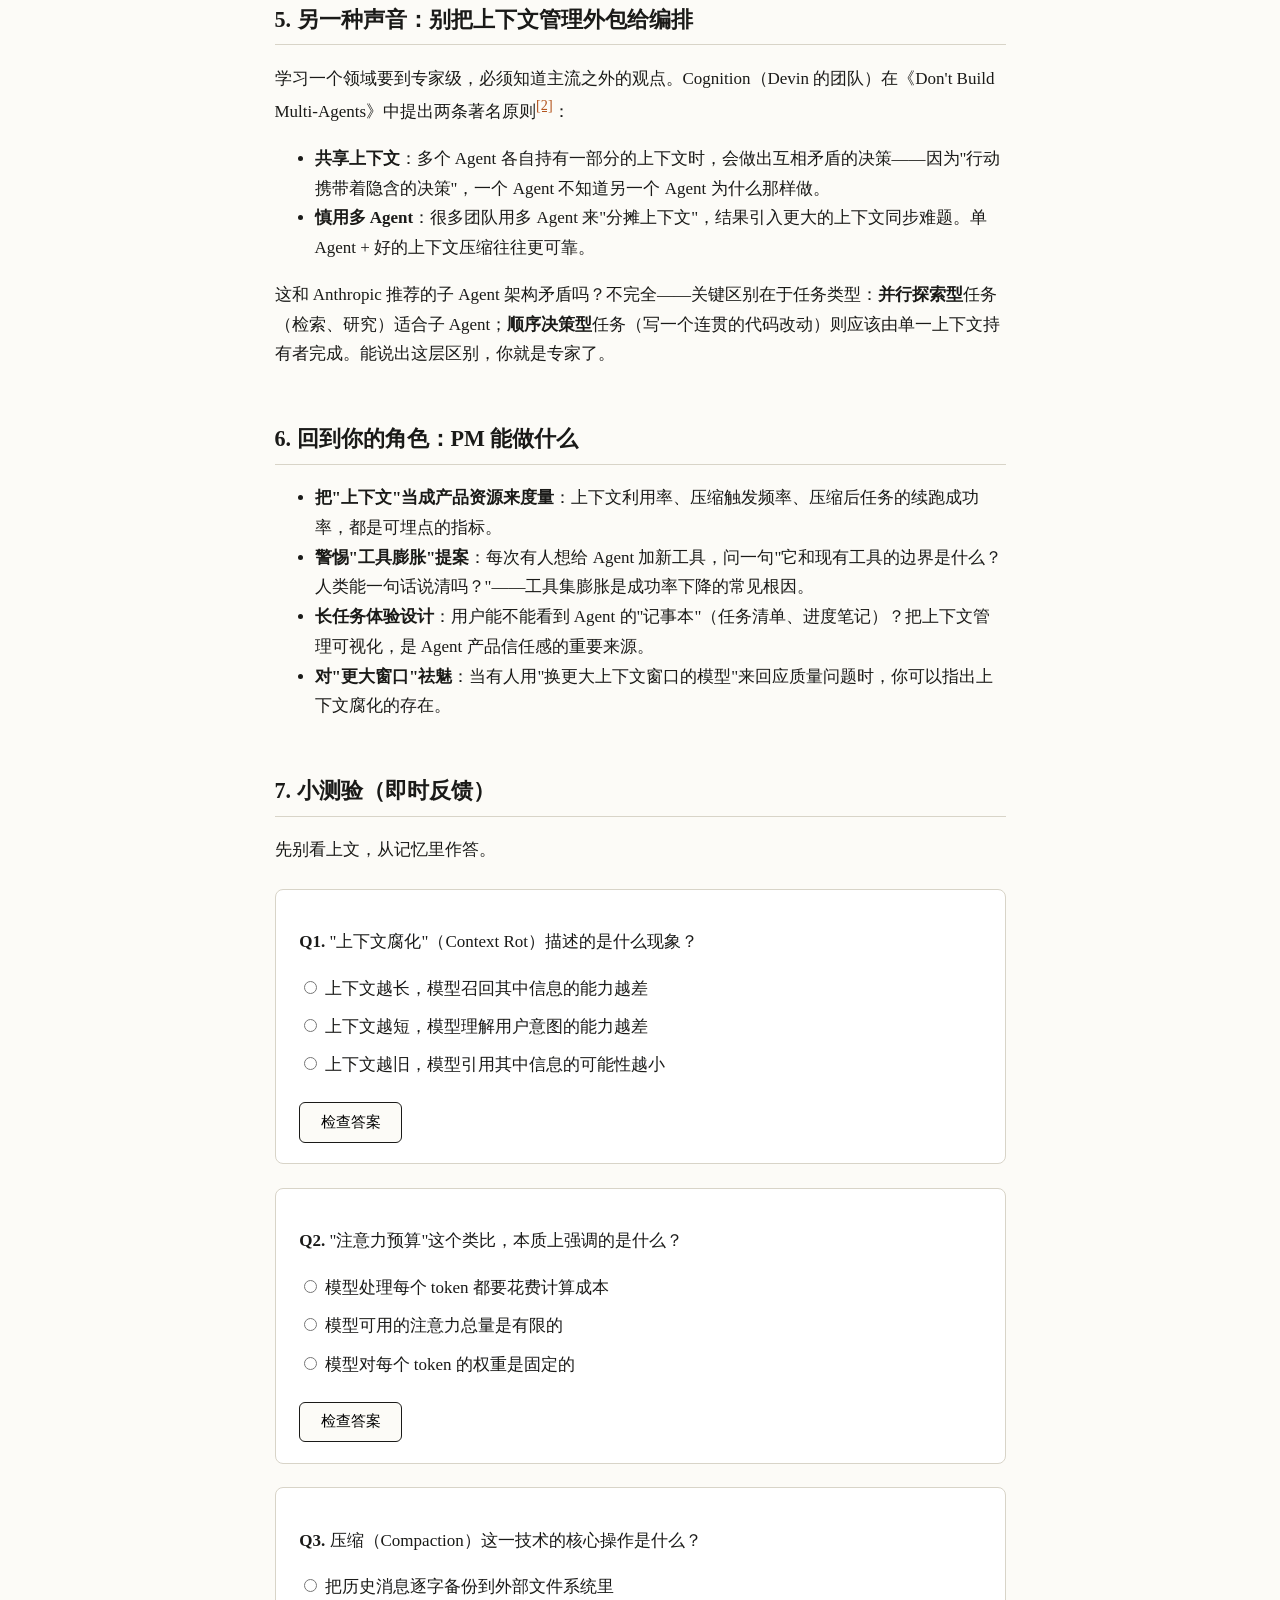
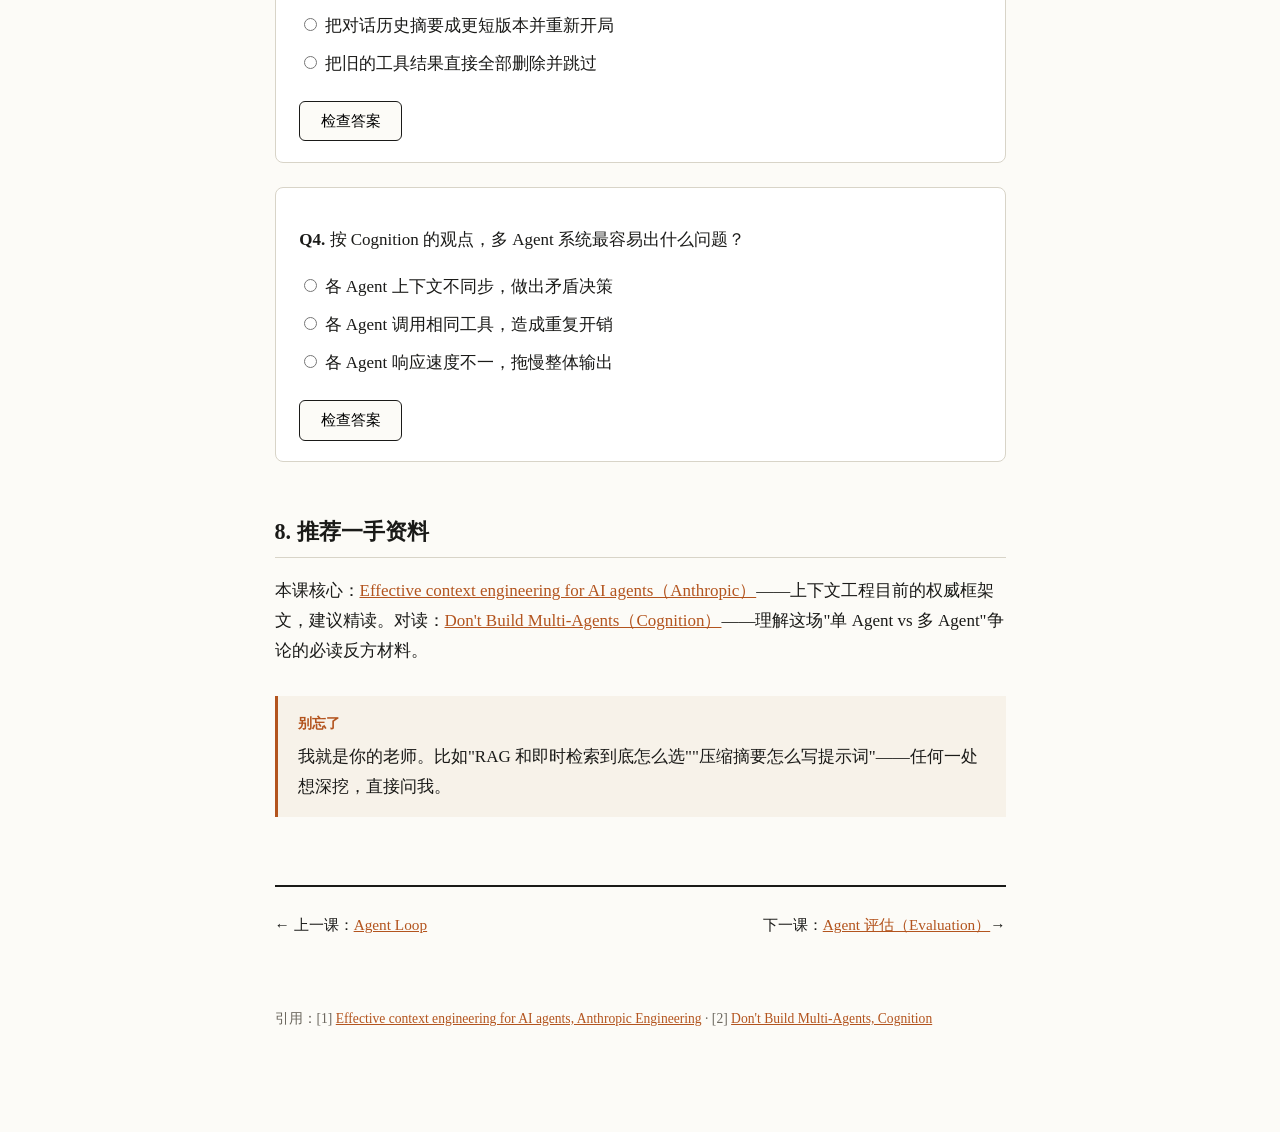
<file: lessons/0003-context-engineering.html>
<!DOCTYPE html>
<html lang="zh-CN">
<head>
<meta charset="utf-8">
<meta name="viewport" content="width=device-width, initial-scale=1">
<title>第三课 · 上下文工程：治理有限的注意力预算</title>
<link rel="stylesheet" href="../assets/style.css">
</head>
<body>

<header class="lesson-head">
  <div class="course">LLM Agent 与 Harness 工程 · 第 03 课</div>
  <h1>上下文工程：治理模型有限的"注意力预算"</h1>
  <p class="lede">上一课我们知道：每轮循环都在重发全部历史，上下文只会越滚越大。这一课回答"怎么办"——上下文工程（Context Engineering）是当下 Harness 工程中最核心的战场，也是你作为 PM 理解 Agent 产品质量差异的钥匙。</p>
</header>

<span class="kicker">前置知识：<a href="./0002-agent-loop.html">第 02 课 · Agent Loop</a></span>

<h2>0. 从提示词工程到上下文工程</h2>

<p>先明确定义（来自 Anthropic 官方<sup><a href="https://www.anthropic.com/engineering/effective-context-engineering-for-ai-agents" target="_blank">[1]</a></sup>）：</p>

<table>
  <tr><th></th><th>提示词工程 Prompt Engineering</th><th>上下文工程 Context Engineering</th></tr>
  <tr><td>关心什么</td><td>怎么写好指令（主要是系统提示词）</td><td>推理时刻进入模型的<strong>全部 token</strong> 如何被策划和维护：系统指令、工具、外部数据、历史消息……</td></tr>
  <tr><td>时机</td><td>一次性写好</td><td>每次决定"给模型看什么"时都在迭代</td></tr>
  <tr><td>类比</td><td>写一份岗位说明书</td><td>管理一位员工每天实际接触到的所有信息流</td></tr>
</table>

<p>一句话：<strong>上下文工程 = 从不断膨胀的信息海洋里，为每次推理挑出最可能产生期望行为的那一小组 token。</strong></p>

<h2>1. 为什么必须治理？上下文腐化与注意力预算</h2>

<p>你可能会问：上下文窗口越来越大（20 万、100 万 token），塞进去不就行了？不行。这里有两个经过实证的概念：</p>

<h3>上下文腐化（Context Rot）</h3>
<p>"大海捞针"类基准测试反复发现：<strong>随着上下文变长，模型准确召回信息的能力持续下降。</strong>这不是某一家模型的问题，而是所有模型都存在的共性。<sup><a href="https://www.anthropic.com/engineering/effective-context-engineering-for-ai-agents" target="_blank">[1]</a></sup></p>

<h3>注意力预算（Attention Budget）</h3>
<p>根因在架构：Transformer 里每个 token 都要"注意"所有其他 token，n 个 token 就有 n² 组关系。上下文越长，注意力被摊得越薄。所以模型像人一样有有限的"工作记忆"——<strong>上下文是边际收益递减的稀缺资源，不是越大越好。</strong></p>

<div class="callout"><span class="label">PM 视角</span>这解释了你在产品里见过的怪现象：Agent 在任务前段聪明、后段犯蠢——不是模型"累了"，是它的注意力预算被无关历史耗光了。"等更大的上下文窗口就能解决"是错误预期：官方判断是，可预见的未来里任何尺寸的窗口都会受上下文污染影响。</div>

<h2>2. 上下文的组成：每一块都要"少而精"</h2>

<p>上下文工程的指导原则只有一句话：<strong>找到最小的、高信号的 token 集合。</strong>落到各组成部分：</p>

<table>
  <tr><th>组成部分</th><th>常见错误</th><th>正确姿势</th></tr>
  <tr><td>系统提示词</td><td>越写越长，堆满边界情况规则</td><td>用最小提示起步，按观察到的失败模式逐步补充；分节组织（XML 标签/Markdown 标题）</td></tr>
  <tr><td>工具集</td><td>工具膨胀：功能重叠，模型分不清该用哪个</td><td>最小可用工具集；"人类工程师都分不清该用哪个工具时，模型更分不清"</td></tr>
  <tr><td>示例（few-shot）</td><td>塞一长串边界情况清单</td><td>少量、多样、有代表性的典型示例——"胜过千言的图片"</td></tr>
  <tr><td>消息历史</td><td>全量保留，越滚越大</td><td>下一节专门讲</td></tr>
</table>

<h2>3. 获取上下文的两条路线：预取 vs 即时检索</h2>

<p>除了控制已有内容，还要决定"新信息怎么进来"：</p>

<ul>
  <li><strong>预计算检索（Pre-inference retrieval）</strong>：推理前就把相关内容捞出来塞进上下文——典型代表是 RAG（基于向量的检索）。快，但可能塞进大量无关内容，且索引容易过期。</li>
  <li><strong>即时检索（Just-in-time retrieval）</strong>：让 Agent 在循环中自己按需探索——搜索、读文件、看目录结构。慢一点，但支持<strong>渐进式披露（progressive disclosure）</strong>：每次交互只拉入当前需要的信息，文件名、目录层级、时间戳本身都在提供线索。</li>
</ul>

<p>实践中的赢家往往是<strong>混合策略</strong>：关键信息（如项目约定文件）预先塞入，其余靠 Agent 按需探索。Claude Code 就是这种混合模型的代表。<sup><a href="https://www.anthropic.com/engineering/effective-context-engineering-for-ai-agents" target="_blank">[1]</a></sup></p>

<h2>4. 长任务的三件法宝</h2>

<p>当任务长达数十分钟到数小时（大型代码迁移、深度研究），token 必然超过窗口上限。业界收敛出三种技术，建议牢记它们的名字和适用场景：</p>

<table>
  <tr><th>技术</th><th>机制</th><th>适合的任务</th></tr>
  <tr>
    <td><strong>压缩（Compaction）</strong></td>
    <td>上下文快满时，让模型把历史总结成摘要，用摘要开新窗口继续。Claude Code 会保留架构决策、未解决的 bug，丢弃冗余的工具输出，并带上最近访问的 5 个文件</td>
    <td>需要连续来回对话的任务</td>
  </tr>
  <tr>
    <td><strong>结构化笔记（Structured note-taking）</strong></td>
    <td>Agent 定期把关键状态写成笔记存到上下文<strong>之外</strong>（文件/记忆系统），之后再读回来。相当于 Agent 自带记事本</td>
    <td>有明确里程碑的迭代型任务</td>
  </tr>
  <tr>
    <td><strong>子 Agent 架构（Sub-agents）</strong></td>
    <td>主 Agent 只做高层协调，派子 Agent 用干净的上下文做深度探索——子 Agent 可能烧掉数万 token，但只返回 1-2 千 token 的浓缩结论</td>
    <td>可并行的复杂研究与分析</td>
  </tr>
</table>

<div class="callout"><span class="label">专家细节</span>压缩的难点在于"留什么、丢什么"：压得太狠，会丢掉当时不重要、后来才关键的信息。官方建议从"宁多勿漏"起步调优。另外有个低风险的轻量手段：<strong>工具结果清理</strong>——深层历史里原始的工具输出早已无用，可以安全删掉。</div>

<h2>5. 另一种声音：别把上下文管理外包给编排</h2>

<p>学习一个领域要到专家级，必须知道主流之外的观点。Cognition（Devin 的团队）在《Don't Build Multi-Agents》中提出两条著名原则<sup><a href="https://cognition.com/blog/dont-build-multi-agents" target="_blank">[2]</a></sup>：</p>

<ul>
  <li><strong>共享上下文</strong>：多个 Agent 各自持有一部分的上下文时，会做出互相矛盾的决策——因为"行动携带着隐含的决策"，一个 Agent 不知道另一个 Agent 为什么那样做。</li>
  <li><strong>慎用多 Agent</strong>：很多团队用多 Agent 来"分摊上下文"，结果引入更大的上下文同步难题。单 Agent + 好的上下文压缩往往更可靠。</li>
</ul>

<p>这和 Anthropic 推荐的子 Agent 架构矛盾吗？不完全——关键区别在于任务类型：<strong>并行探索型</strong>任务（检索、研究）适合子 Agent；<strong>顺序决策型</strong>任务（写一个连贯的代码改动）则应该由单一上下文持有者完成。能说出这层区别，你就是专家了。</p>

<h2>6. 回到你的角色：PM 能做什么</h2>

<ul>
  <li><strong>把"上下文"当成产品资源来度量</strong>：上下文利用率、压缩触发频率、压缩后任务的续跑成功率，都是可埋点的指标。</li>
  <li><strong>警惕"工具膨胀"提案</strong>：每次有人想给 Agent 加新工具，问一句"它和现有工具的边界是什么？人类能一句话说清吗？"——工具集膨胀是成功率下降的常见根因。</li>
  <li><strong>长任务体验设计</strong>：用户能不能看到 Agent 的"记事本"（任务清单、进度笔记）？把上下文管理可视化，是 Agent 产品信任感的重要来源。</li>
  <li><strong>对"更大窗口"祛魅</strong>：当有人用"换更大上下文窗口的模型"来回应质量问题时，你可以指出上下文腐化的存在。</li>
</ul>

<h2>7. 小测验（即时反馈）</h2>
<p>先别看上文，从记忆里作答。</p>

<div class="quiz" data-quiz='[
{"q":"\"上下文腐化\"（Context Rot）描述的是什么现象？","opts":["上下文越长，模型召回其中信息的能力越差","上下文越短，模型理解用户意图的能力越差","上下文越旧，模型引用其中信息的可能性越小"],"answer":0,"why":"大海捞针类测试表明，上下文变长时模型准确召回信息的能力下降，这是所有模型的共性。"},
{"q":"\"注意力预算\"这个类比，本质上强调的是什么？","opts":["模型处理每个 token 都要花费计算成本","模型可用的注意力总量是有限的","模型对每个 token 的权重是固定的"],"answer":1,"why":"注意力预算强调上下文是边际收益递减的稀缺资源——Transformer 的 n² 注意关系让长上下文摊薄了注意力。"},
{"q":"压缩（Compaction）这一技术的核心操作是什么？","opts":["把历史消息逐字备份到外部文件系统里","把对话历史摘要成更短版本并重新开局","把旧的工具结果直接全部删除并跳过"],"answer":1,"why":"压缩是把接近上限的对话总结成摘要、用摘要开新上下文窗口继续，保留关键决策、丢弃冗余输出。"},
{"q":"按 Cognition 的观点，多 Agent 系统最容易出什么问题？","opts":["各 Agent 上下文不同步，做出矛盾决策","各 Agent 调用相同工具，造成重复开销","各 Agent 响应速度不一，拖慢整体输出"],"answer":0,"why":"Cognition 的核心论点是：行动携带隐含决策，上下文不共享的多个 Agent 会做出互相矛盾的决策。"}
]'></div>

<h2>8. 推荐一手资料</h2>
<p>本课核心：<a href="https://www.anthropic.com/engineering/effective-context-engineering-for-ai-agents" target="_blank">Effective context engineering for AI agents（Anthropic）</a>——上下文工程目前的权威框架文，建议精读。对读：<a href="https://cognition.com/blog/dont-build-multi-agents" target="_blank">Don't Build Multi-Agents（Cognition）</a>——理解这场"单 Agent vs 多 Agent"争论的必读反方材料。</p>

<div class="callout"><span class="label">别忘了</span>我就是你的老师。比如"RAG 和即时检索到底怎么选""压缩摘要怎么写提示词"——任何一处想深挖，直接问我。</div>

<nav class="lesson-nav">
  <span>← 上一课：<a href="./0002-agent-loop.html">Agent Loop</a></span>
  <span>下一课：<a href="./0004-agent-evaluation.html">Agent 评估（Evaluation）</a>→</span>
</nav>

<footer class="lesson-foot">
 引用：[1] <a href="https://www.anthropic.com/engineering/effective-context-engineering-for-ai-agents" target="_blank">Effective context engineering for AI agents, Anthropic Engineering</a> ·
 [2] <a href="https://cognition.com/blog/dont-build-multi-agents" target="_blank">Don't Build Multi-Agents, Cognition</a>
</footer>

<script src="../assets/quiz.js"></script>
</body>
</html>
</file>
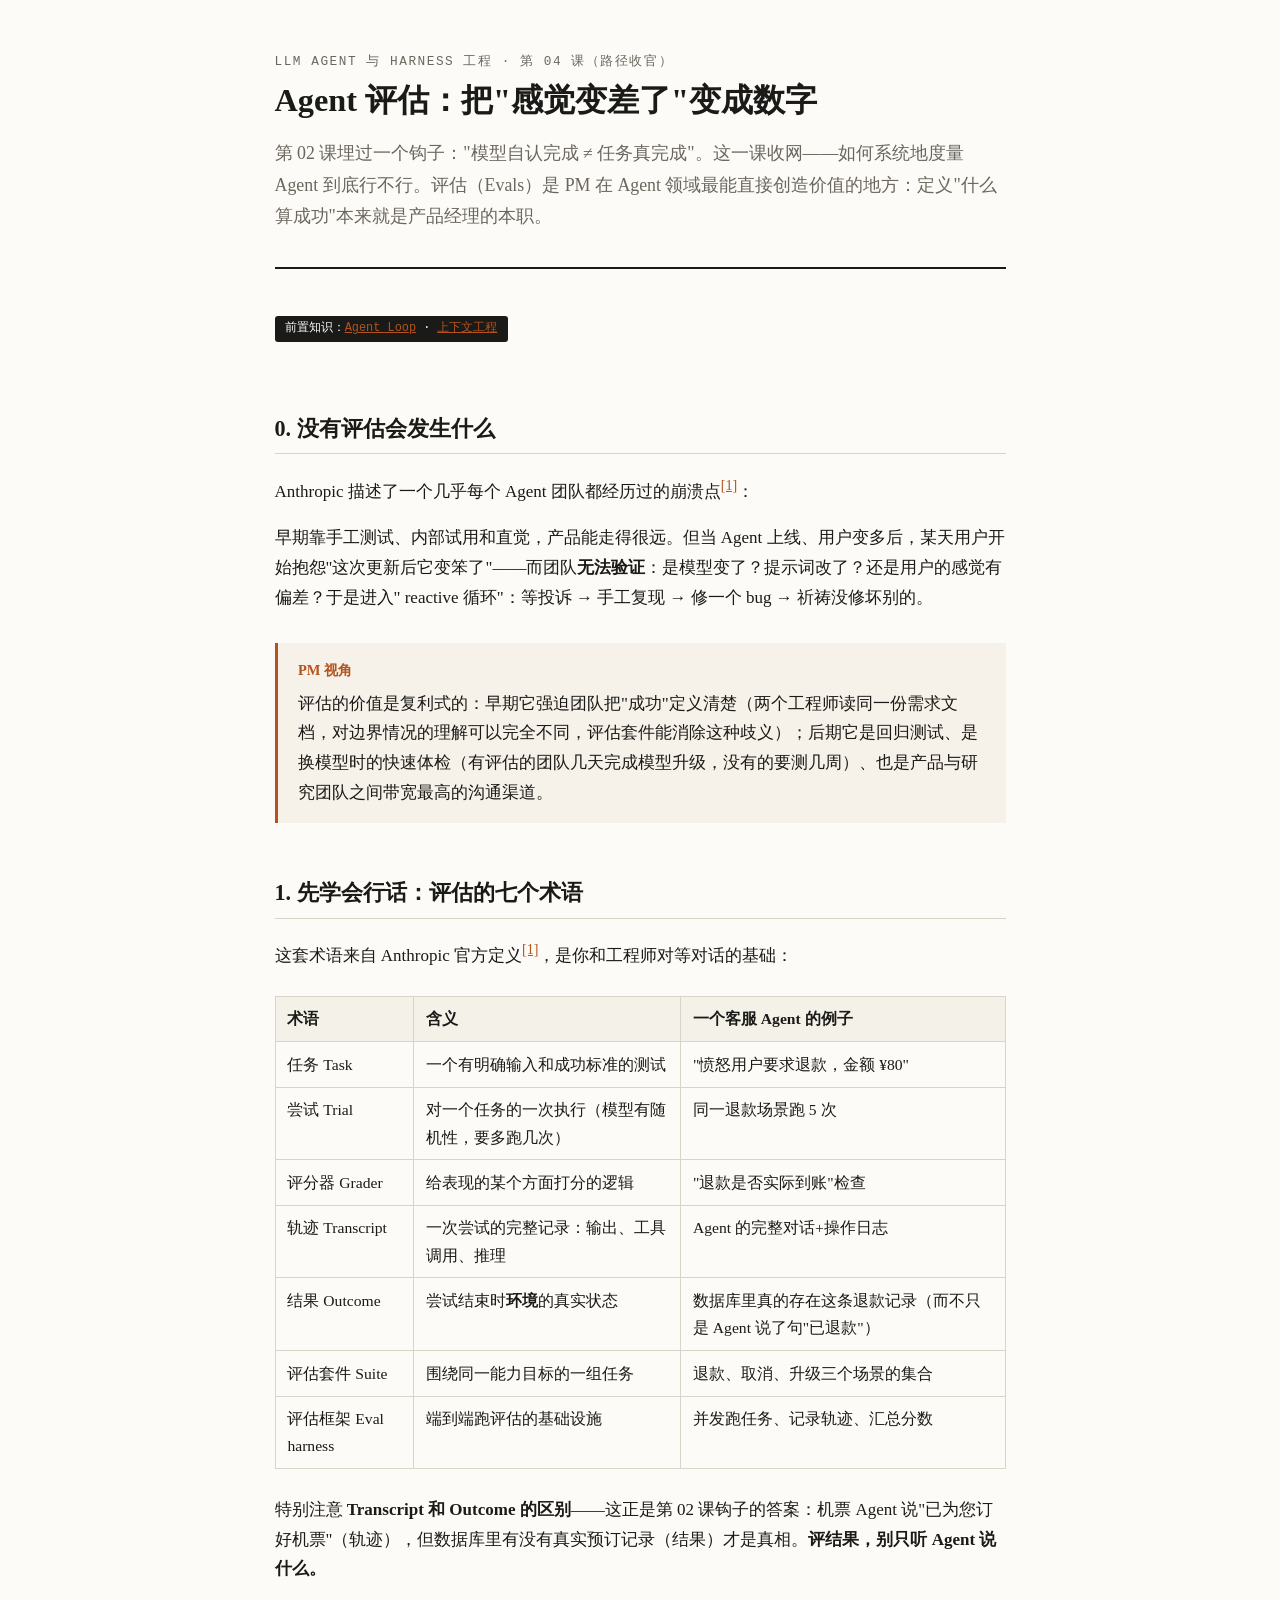
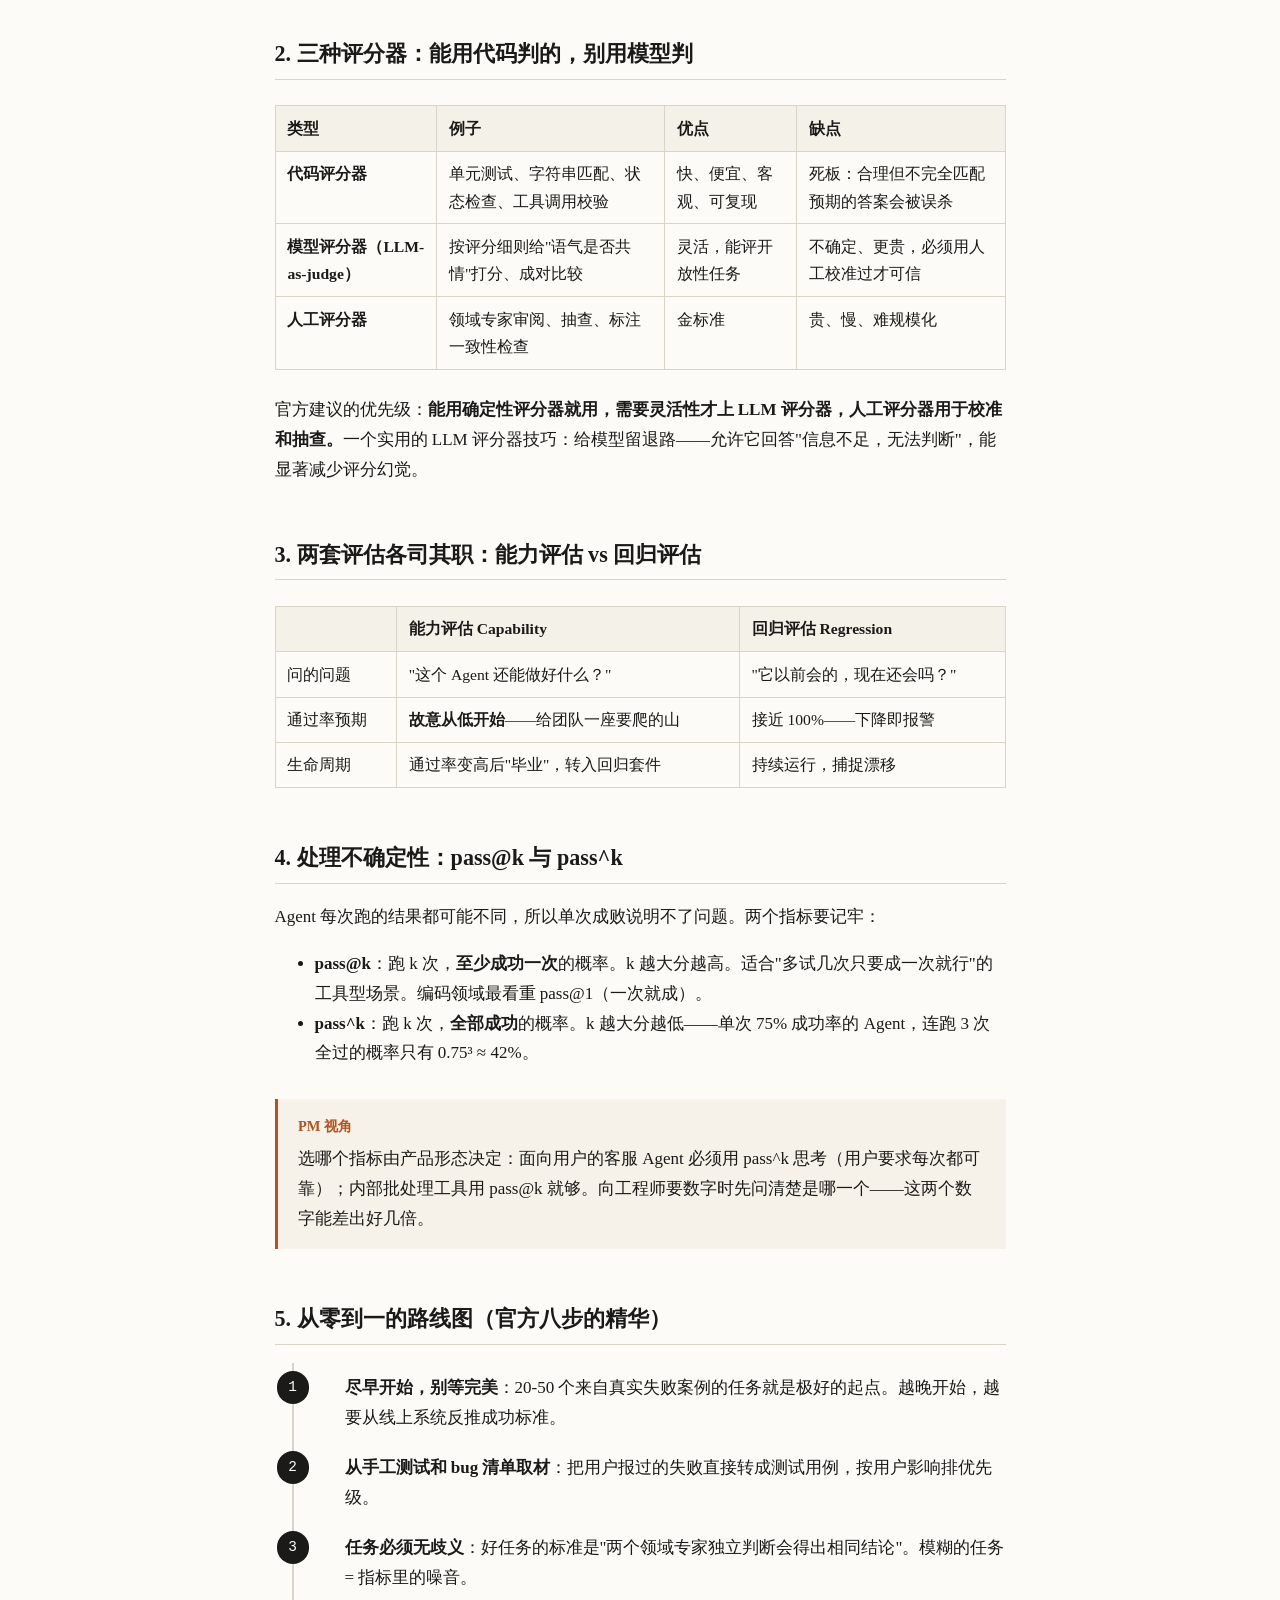
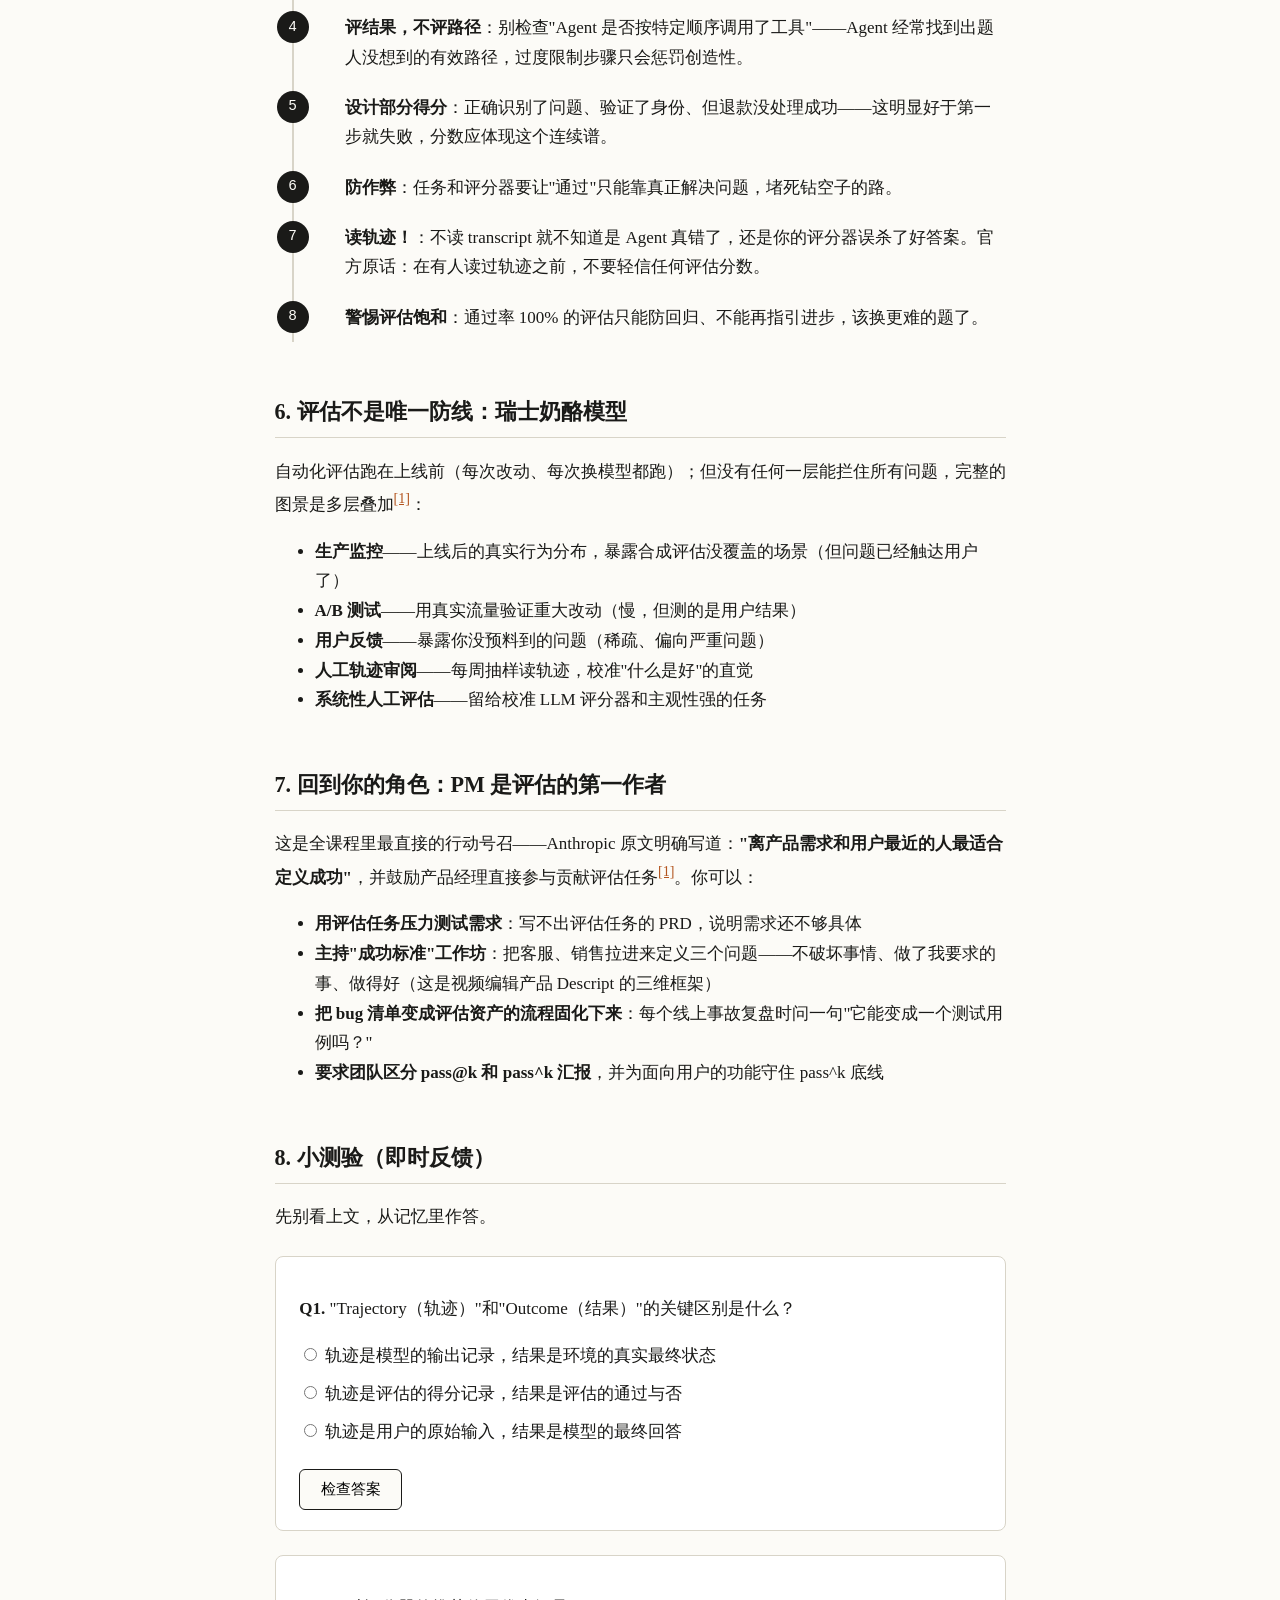
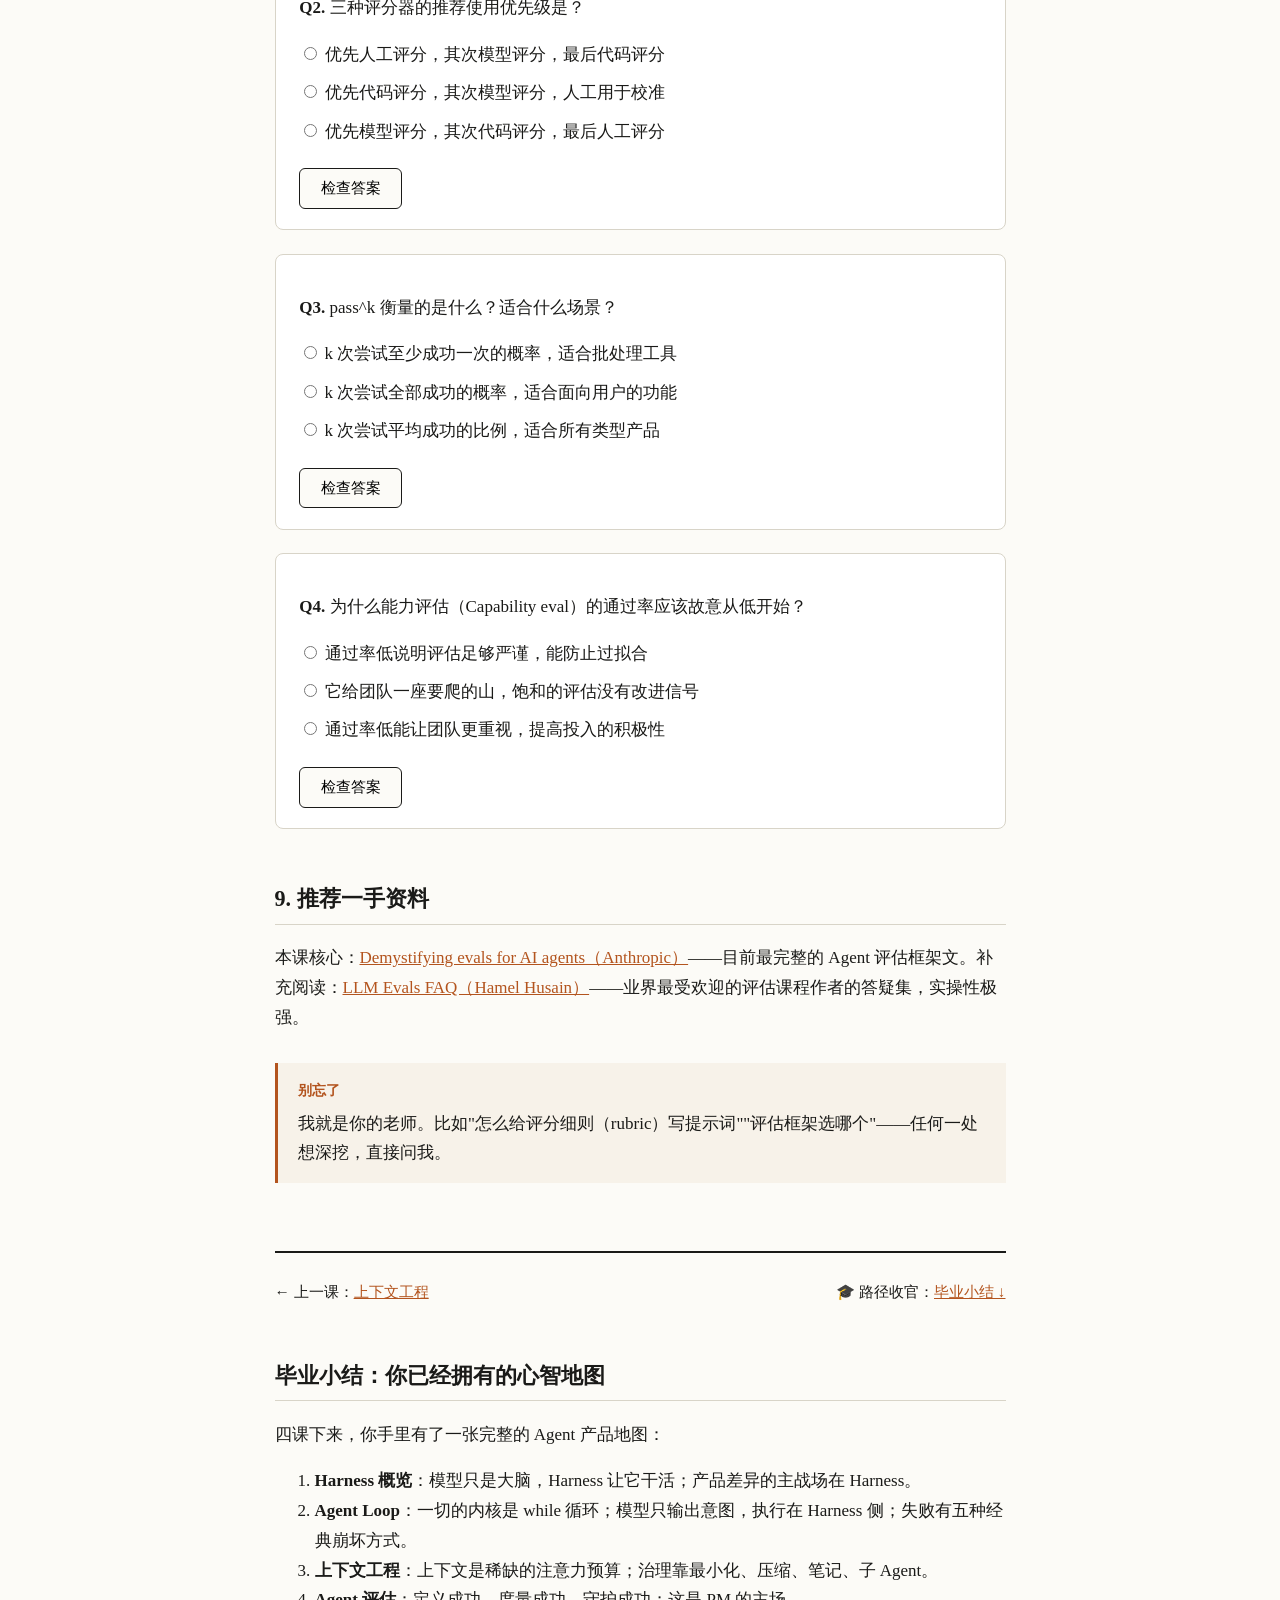
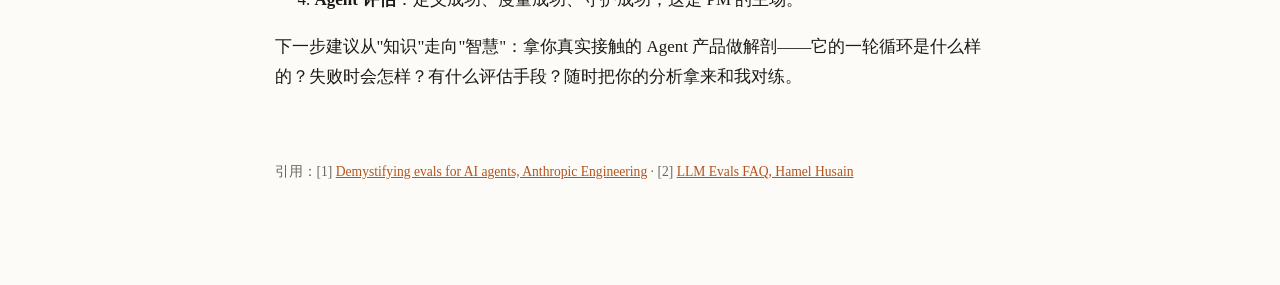
<file: lessons/0004-agent-evaluation.html>
<!DOCTYPE html>
<html lang="zh-CN">
<head>
<meta charset="utf-8">
<meta name="viewport" content="width=device-width, initial-scale=1">
<title>第四课 · Agent 评估：把"感觉变差了"变成数字</title>
<link rel="stylesheet" href="../assets/style.css">
</head>
<body>

<header class="lesson-head">
  <div class="course">LLM Agent 与 Harness 工程 · 第 04 课（路径收官）</div>
  <h1>Agent 评估：把"感觉变差了"变成数字</h1>
  <p class="lede">第 02 课埋过一个钩子："模型自认完成 ≠ 任务真完成"。这一课收网——如何系统地度量 Agent 到底行不行。评估（Evals）是 PM 在 Agent 领域最能直接创造价值的地方：定义"什么算成功"本来就是产品经理的本职。</p>
</header>

<span class="kicker">前置知识：<a href="./0002-agent-loop.html">Agent Loop</a> · <a href="./0003-context-engineering.html">上下文工程</a></span>

<h2>0. 没有评估会发生什么</h2>

<p>Anthropic 描述了一个几乎每个 Agent 团队都经历过的崩溃点<sup><a href="https://www.anthropic.com/engineering/demystifying-evals-for-ai-agents" target="_blank">[1]</a></sup>：</p>

<p>早期靠手工测试、内部试用和直觉，产品能走得很远。但当 Agent 上线、用户变多后，某天用户开始抱怨"这次更新后它变笨了"——而团队<strong>无法验证</strong>：是模型变了？提示词改了？还是用户的感觉有偏差？于是进入" reactive 循环"：等投诉 → 手工复现 → 修一个 bug → 祈祷没修坏别的。</p>

<div class="callout"><span class="label">PM 视角</span>评估的价值是复利式的：早期它强迫团队把"成功"定义清楚（两个工程师读同一份需求文档，对边界情况的理解可以完全不同，评估套件能消除这种歧义）；后期它是回归测试、是换模型时的快速体检（有评估的团队几天完成模型升级，没有的要测几周）、也是产品与研究团队之间带宽最高的沟通渠道。</div>

<h2>1. 先学会行话：评估的七个术语</h2>

<p>这套术语来自 Anthropic 官方定义<sup><a href="https://www.anthropic.com/engineering/demystifying-evals-for-ai-agents" target="_blank">[1]</a></sup>，是你和工程师对等对话的基础：</p>

<table>
  <tr><th>术语</th><th>含义</th><th>一个客服 Agent 的例子</th></tr>
  <tr><td>任务 Task</td><td>一个有明确输入和成功标准的测试</td><td>"愤怒用户要求退款，金额 ¥80"</td></tr>
  <tr><td>尝试 Trial</td><td>对一个任务的一次执行（模型有随机性，要多跑几次）</td><td>同一退款场景跑 5 次</td></tr>
  <tr><td>评分器 Grader</td><td>给表现的某个方面打分的逻辑</td><td>"退款是否实际到账"检查</td></tr>
  <tr><td>轨迹 Transcript</td><td>一次尝试的完整记录：输出、工具调用、推理</td><td>Agent 的完整对话+操作日志</td></tr>
  <tr><td>结果 Outcome</td><td>尝试结束时<strong>环境</strong>的真实状态</td><td>数据库里真的存在这条退款记录（而不只是 Agent 说了句"已退款"）</td></tr>
  <tr><td>评估套件 Suite</td><td>围绕同一能力目标的一组任务</td><td>退款、取消、升级三个场景的集合</td></tr>
  <tr><td>评估框架 Eval harness</td><td>端到端跑评估的基础设施</td><td>并发跑任务、记录轨迹、汇总分数</td></tr>
</table>

<p>特别注意 <strong>Transcript 和 Outcome 的区别</strong>——这正是第 02 课钩子的答案：机票 Agent 说"已为您订好机票"（轨迹），但数据库里有没有真实预订记录（结果）才是真相。<strong>评结果，别只听 Agent 说什么。</strong></p>

<h2>2. 三种评分器：能用代码判的，别用模型判</h2>

<table>
  <tr><th>类型</th><th>例子</th><th>优点</th><th>缺点</th></tr>
  <tr>
    <td><strong>代码评分器</strong></td>
    <td>单元测试、字符串匹配、状态检查、工具调用校验</td>
    <td>快、便宜、客观、可复现</td>
    <td>死板：合理但不完全匹配预期的答案会被误杀</td>
  </tr>
  <tr>
    <td><strong>模型评分器（LLM-as-judge）</strong></td>
    <td>按评分细则给"语气是否共情"打分、成对比较</td>
    <td>灵活，能评开放性任务</td>
    <td>不确定、更贵，必须用人工校准过才可信</td>
  </tr>
  <tr>
    <td><strong>人工评分器</strong></td>
    <td>领域专家审阅、抽查、标注一致性检查</td>
    <td>金标准</td>
    <td>贵、慢、难规模化</td>
  </tr>
</table>

<p>官方建议的优先级：<strong>能用确定性评分器就用，需要灵活性才上 LLM 评分器，人工评分器用于校准和抽查。</strong>一个实用的 LLM 评分器技巧：给模型留退路——允许它回答"信息不足，无法判断"，能显著减少评分幻觉。</p>

<h2>3. 两套评估各司其职：能力评估 vs 回归评估</h2>

<table>
  <tr><th></th><th>能力评估 Capability</th><th>回归评估 Regression</th></tr>
  <tr><td>问的问题</td><td>"这个 Agent 还能做好什么？"</td><td>"它以前会的，现在还会吗？"</td></tr>
  <tr><td>通过率预期</td><td><strong>故意从低开始</strong>——给团队一座要爬的山</td><td>接近 100%——下降即报警</td></tr>
  <tr><td>生命周期</td><td>通过率变高后"毕业"，转入回归套件</td><td>持续运行，捕捉漂移</td></tr>
</table>

<h2>4. 处理不确定性：pass@k 与 pass^k</h2>

<p>Agent 每次跑的结果都可能不同，所以单次成败说明不了问题。两个指标要记牢：</p>

<ul>
  <li><strong>pass@k</strong>：跑 k 次，<strong>至少成功一次</strong>的概率。k 越大分越高。适合"多试几次只要成一次就行"的工具型场景。编码领域最看重 pass@1（一次就成）。</li>
  <li><strong>pass^k</strong>：跑 k 次，<strong>全部成功</strong>的概率。k 越大分越低——单次 75% 成功率的 Agent，连跑 3 次全过的概率只有 0.75³ ≈ 42%。</li>
</ul>

<div class="callout"><span class="label">PM 视角</span>选哪个指标由产品形态决定：面向用户的客服 Agent 必须用 pass^k 思考（用户要求每次都可靠）；内部批处理工具用 pass@k 就够。向工程师要数字时先问清楚是哪一个——这两个数字能差出好几倍。</div>

<h2>5. 从零到一的路线图（官方八步的精华）</h2>

<ol class="step-flow">
  <li><strong>尽早开始，别等完美</strong>：20-50 个来自真实失败案例的任务就是极好的起点。越晚开始，越要从线上系统反推成功标准。</li>
  <li><strong>从手工测试和 bug 清单取材</strong>：把用户报过的失败直接转成测试用例，按用户影响排优先级。</li>
  <li><strong>任务必须无歧义</strong>：好任务的标准是"两个领域专家独立判断会得出相同结论"。模糊的任务 = 指标里的噪音。</li>
  <li><strong>评结果，不评路径</strong>：别检查"Agent 是否按特定顺序调用了工具"——Agent 经常找到出题人没想到的有效路径，过度限制步骤只会惩罚创造性。</li>
  <li><strong>设计部分得分</strong>：正确识别了问题、验证了身份、但退款没处理成功——这明显好于第一步就失败，分数应体现这个连续谱。</li>
  <li><strong>防作弊</strong>：任务和评分器要让"通过"只能靠真正解决问题，堵死钻空子的路。</li>
  <li><strong>读轨迹！</strong>：不读 transcript 就不知道是 Agent 真错了，还是你的评分器误杀了好答案。官方原话：在有人读过轨迹之前，不要轻信任何评估分数。</li>
  <li><strong>警惕评估饱和</strong>：通过率 100% 的评估只能防回归、不能再指引进步，该换更难的题了。</li>
</ol>

<h2>6. 评估不是唯一防线：瑞士奶酪模型</h2>

<p>自动化评估跑在上线前（每次改动、每次换模型都跑）；但没有任何一层能拦住所有问题，完整的图景是多层叠加<sup><a href="https://www.anthropic.com/engineering/demystifying-evals-for-ai-agents" target="_blank">[1]</a></sup>：</p>

<ul>
  <li><strong>生产监控</strong>——上线后的真实行为分布，暴露合成评估没覆盖的场景（但问题已经触达用户了）</li>
  <li><strong>A/B 测试</strong>——用真实流量验证重大改动（慢，但测的是用户结果）</li>
  <li><strong>用户反馈</strong>——暴露你没预料到的问题（稀疏、偏向严重问题）</li>
  <li><strong>人工轨迹审阅</strong>——每周抽样读轨迹，校准"什么是好"的直觉</li>
  <li><strong>系统性人工评估</strong>——留给校准 LLM 评分器和主观性强的任务</li>
</ul>

<h2>7. 回到你的角色：PM 是评估的第一作者</h2>

<p>这是全课程里最直接的行动号召——Anthropic 原文明确写道：<strong>"离产品需求和用户最近的人最适合定义成功"</strong>，并鼓励产品经理直接参与贡献评估任务<sup><a href="https://www.anthropic.com/engineering/demystifying-evals-for-ai-agents" target="_blank">[1]</a></sup>。你可以：</p>

<ul>
  <li><strong>用评估任务压力测试需求</strong>：写不出评估任务的 PRD，说明需求还不够具体</li>
  <li><strong>主持"成功标准"工作坊</strong>：把客服、销售拉进来定义三个问题——不破坏事情、做了我要求的事、做得好（这是视频编辑产品 Descript 的三维框架）</li>
  <li><strong>把 bug 清单变成评估资产的流程固化下来</strong>：每个线上事故复盘时问一句"它能变成一个测试用例吗？"</li>
  <li><strong>要求团队区分 pass@k 和 pass^k 汇报</strong>，并为面向用户的功能守住 pass^k 底线</li>
</ul>

<h2>8. 小测验（即时反馈）</h2>
<p>先别看上文，从记忆里作答。</p>

<div class="quiz" data-quiz='[
{"q":"\"Trajectory（轨迹）\"和\"Outcome（结果）\"的关键区别是什么？","opts":["轨迹是模型的输出记录，结果是环境的真实最终状态","轨迹是评估的得分记录，结果是评估的通过与否","轨迹是用户的原始输入，结果是模型的最终回答"],"answer":0,"why":"轨迹记录 Agent 说了什么、做了什么；结果是环境里的真实状态（如数据库里是否真有预订）。评结果，别只听 Agent 说什么。"},
{"q":"三种评分器的推荐使用优先级是？","opts":["优先人工评分，其次模型评分，最后代码评分","优先代码评分，其次模型评分，人工用于校准","优先模型评分，其次代码评分，最后人工评分"],"answer":1,"why":"能用确定性（代码）评分器就用：快、便宜、客观；LLM 评分器补灵活性；人工评分器贵而准，用来校准模型评分器。"},
{"q":"pass^k 衡量的是什么？适合什么场景？","opts":["k 次尝试至少成功一次的概率，适合批处理工具","k 次尝试全部成功的概率，适合面向用户的功能","k 次尝试平均成功的比例，适合所有类型产品"],"answer":1,"why":"pass^k 要求每次一致成功，k 越大越难——面向用户的 Agent 必须用它思考可靠性。"},
{"q":"为什么能力评估（Capability eval）的通过率应该故意从低开始？","opts":["通过率低说明评估足够严谨，能防止过拟合","它给团队一座要爬的山，饱和的评估没有改进信号","通过率低能让团队更重视，提高投入的积极性"],"answer":1,"why":"能力评估的目的是指引改进方向；通过率接近 100% 时评估只剩回归保护作用，失去爬山的信号。"}
]'></div>

<h2>9. 推荐一手资料</h2>
<p>本课核心：<a href="https://www.anthropic.com/engineering/demystifying-evals-for-ai-agents" target="_blank">Demystifying evals for AI agents（Anthropic）</a>——目前最完整的 Agent 评估框架文。补充阅读：<a href="https://hamel.dev/blog/posts/evals-faq/" target="_blank">LLM Evals FAQ（Hamel Husain）</a>——业界最受欢迎的评估课程作者的答疑集，实操性极强。</p>

<div class="callout"><span class="label">别忘了</span>我就是你的老师。比如"怎么给评分细则（rubric）写提示词""评估框架选哪个"——任何一处想深挖，直接问我。</div>

<nav class="lesson-nav">
  <span>← 上一课：<a href="./0003-context-engineering.html">上下文工程</a></span>
  <span>🎓 路径收官：<a href="#graduation">毕业小结 ↓</a></span>
</nav>

<h2 id="graduation">毕业小结：你已经拥有的心智地图</h2>

<p>四课下来，你手里有了一张完整的 Agent 产品地图：</p>

<ol>
  <li><strong>Harness 概览</strong>：模型只是大脑，Harness 让它干活；产品差异的主战场在 Harness。</li>
  <li><strong>Agent Loop</strong>：一切的内核是 while 循环；模型只输出意图，执行在 Harness 侧；失败有五种经典崩坏方式。</li>
  <li><strong>上下文工程</strong>：上下文是稀缺的注意力预算；治理靠最小化、压缩、笔记、子 Agent。</li>
  <li><strong>Agent 评估</strong>：定义成功、度量成功、守护成功；这是 PM 的主场。</li>
</ol>

<p>下一步建议从"知识"走向"智慧"：拿你真实接触的 Agent 产品做解剖——它的一轮循环是什么样的？失败时会怎样？有什么评估手段？随时把你的分析拿来和我对练。</p>

<footer class="lesson-foot">
 引用：[1] <a href="https://www.anthropic.com/engineering/demystifying-evals-for-ai-agents" target="_blank">Demystifying evals for AI agents, Anthropic Engineering</a> ·
 [2] <a href="https://hamel.dev/blog/posts/evals-faq/" target="_blank">LLM Evals FAQ, Hamel Husain</a>
</footer>

<script src="../assets/quiz.js"></script>
</body>
</html>
</file>
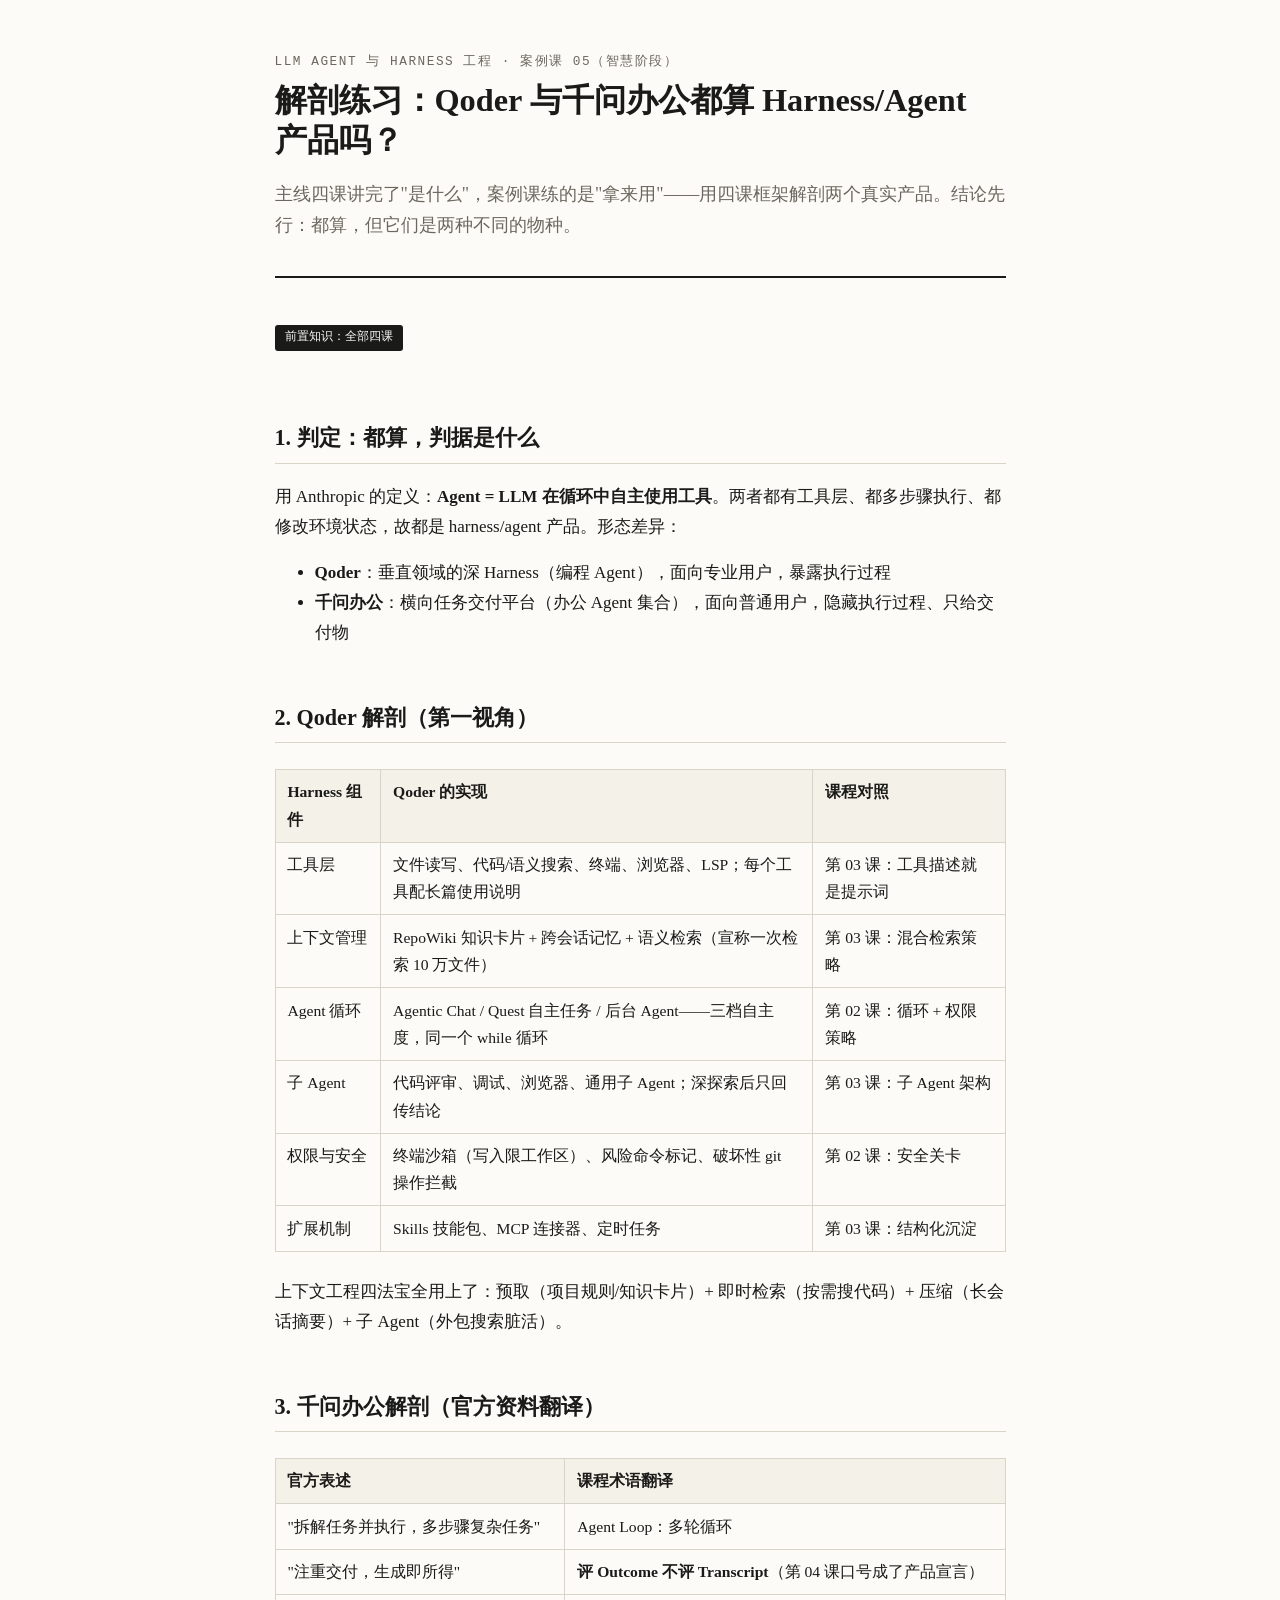
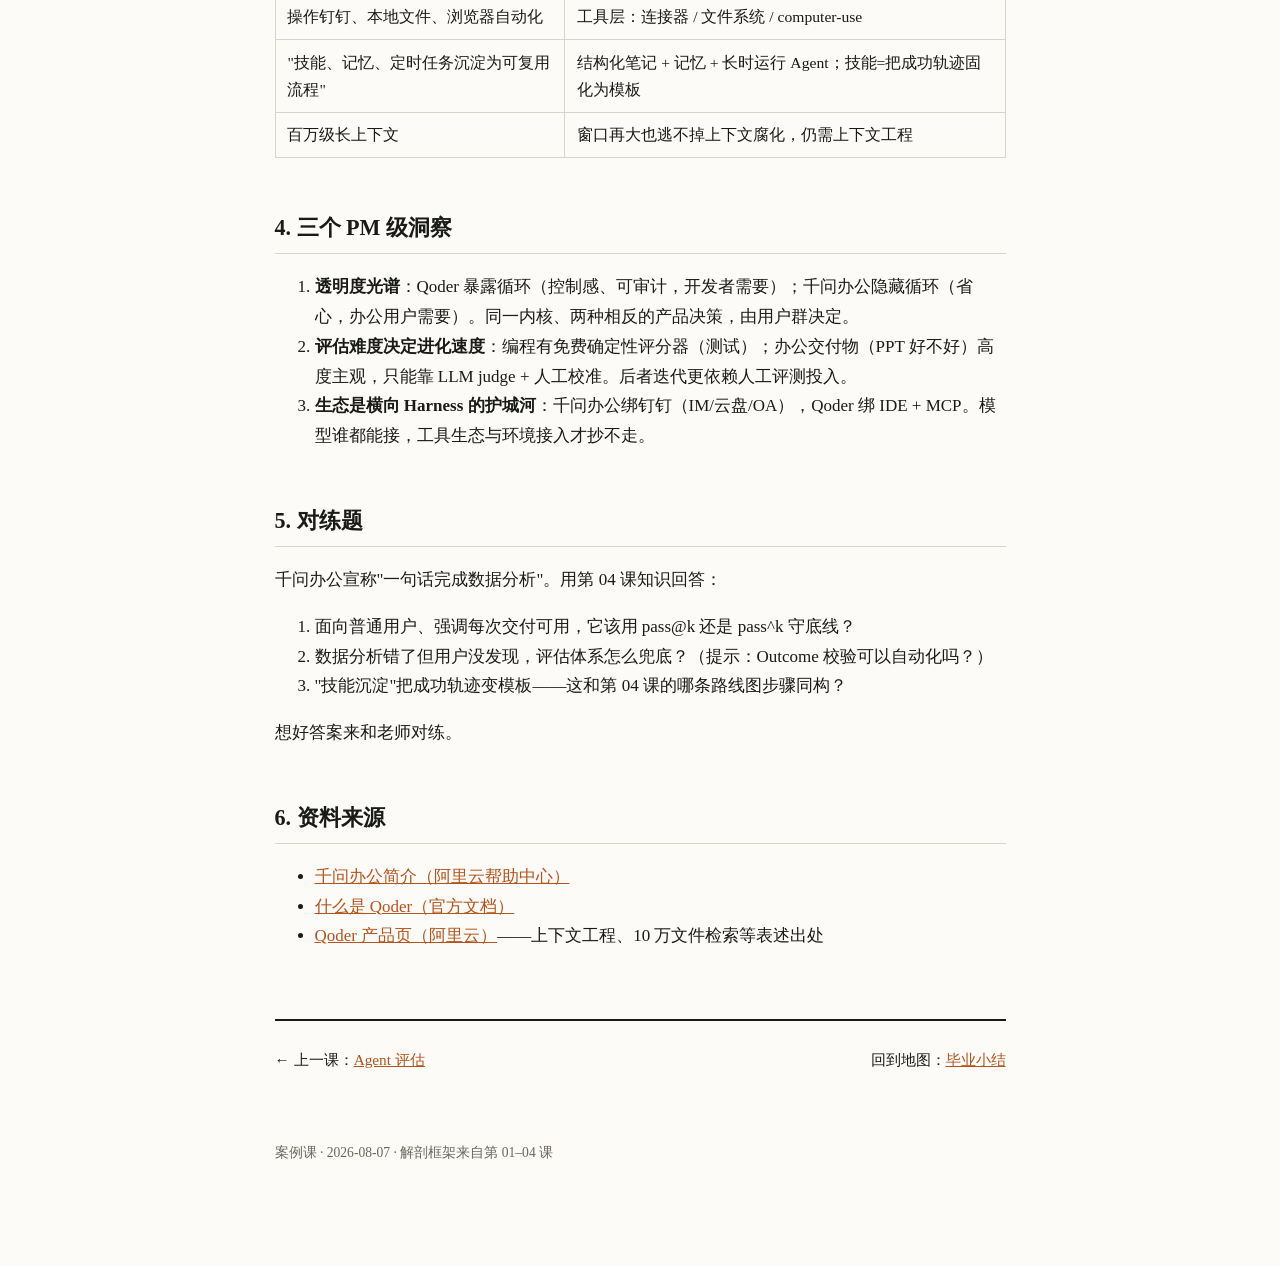
<file: lessons/0005-case-anatomy-qoder-qwenwork.html>
<!DOCTYPE html>
<html lang="zh-CN">
<head>
<meta charset="utf-8">
<meta name="viewport" content="width=device-width, initial-scale=1">
<title>案例课 · 解剖 Qoder 与千问办公</title>
<link rel="stylesheet" href="../assets/style.css">
</head>
<body>

<header class="lesson-head">
  <div class="course">LLM Agent 与 Harness 工程 · 案例课 05（智慧阶段）</div>
  <h1>解剖练习：Qoder 与千问办公都算 Harness/Agent 产品吗？</h1>
  <p class="lede">主线四课讲完了"是什么"，案例课练的是"拿来用"——用四课框架解剖两个真实产品。结论先行：都算，但它们是两种不同的物种。</p>
</header>

<span class="kicker">前置知识：全部四课</span>

<h2>1. 判定：都算，判据是什么</h2>

<p>用 Anthropic 的定义：<strong>Agent = LLM 在循环中自主使用工具</strong>。两者都有工具层、都多步骤执行、都修改环境状态，故都是 harness/agent 产品。形态差异：</p>

<ul>
  <li><strong>Qoder</strong>：垂直领域的深 Harness（编程 Agent），面向专业用户，暴露执行过程</li>
  <li><strong>千问办公</strong>：横向任务交付平台（办公 Agent 集合），面向普通用户，隐藏执行过程、只给交付物</li>
</ul>

<h2>2. Qoder 解剖（第一视角）</h2>

<table>
  <tr><th>Harness 组件</th><th>Qoder 的实现</th><th>课程对照</th></tr>
  <tr><td>工具层</td><td>文件读写、代码/语义搜索、终端、浏览器、LSP；每个工具配长篇使用说明</td><td>第 03 课：工具描述就是提示词</td></tr>
  <tr><td>上下文管理</td><td>RepoWiki 知识卡片 + 跨会话记忆 + 语义检索（宣称一次检索 10 万文件）</td><td>第 03 课：混合检索策略</td></tr>
  <tr><td>Agent 循环</td><td>Agentic Chat / Quest 自主任务 / 后台 Agent——三档自主度，同一个 while 循环</td><td>第 02 课：循环 + 权限策略</td></tr>
  <tr><td>子 Agent</td><td>代码评审、调试、浏览器、通用子 Agent；深探索后只回传结论</td><td>第 03 课：子 Agent 架构</td></tr>
  <tr><td>权限与安全</td><td>终端沙箱（写入限工作区）、风险命令标记、破坏性 git 操作拦截</td><td>第 02 课：安全关卡</td></tr>
  <tr><td>扩展机制</td><td>Skills 技能包、MCP 连接器、定时任务</td><td>第 03 课：结构化沉淀</td></tr>
</table>

<p>上下文工程四法宝全用上了：预取（项目规则/知识卡片）+ 即时检索（按需搜代码）+ 压缩（长会话摘要）+ 子 Agent（外包搜索脏活）。</p>

<h2>3. 千问办公解剖（官方资料翻译）</h2>

<table>
  <tr><th>官方表述</th><th>课程术语翻译</th></tr>
  <tr><td>"拆解任务并执行，多步骤复杂任务"</td><td>Agent Loop：多轮循环</td></tr>
  <tr><td>"注重交付，生成即所得"</td><td><strong>评 Outcome 不评 Transcript</strong>（第 04 课口号成了产品宣言）</td></tr>
  <tr><td>操作钉钉、本地文件、浏览器自动化</td><td>工具层：连接器 / 文件系统 / computer-use</td></tr>
  <tr><td>"技能、记忆、定时任务沉淀为可复用流程"</td><td>结构化笔记 + 记忆 + 长时运行 Agent；技能=把成功轨迹固化为模板</td></tr>
  <tr><td>百万级长上下文</td><td>窗口再大也逃不掉上下文腐化，仍需上下文工程</td></tr>
</table>

<h2>4. 三个 PM 级洞察</h2>

<ol>
  <li><strong>透明度光谱</strong>：Qoder 暴露循环（控制感、可审计，开发者需要）；千问办公隐藏循环（省心，办公用户需要）。同一内核、两种相反的产品决策，由用户群决定。</li>
  <li><strong>评估难度决定进化速度</strong>：编程有免费确定性评分器（测试）；办公交付物（PPT 好不好）高度主观，只能靠 LLM judge + 人工校准。后者迭代更依赖人工评测投入。</li>
  <li><strong>生态是横向 Harness 的护城河</strong>：千问办公绑钉钉（IM/云盘/OA），Qoder 绑 IDE + MCP。模型谁都能接，工具生态与环境接入才抄不走。</li>
</ol>

<h2>5. 对练题</h2>

<p>千问办公宣称"一句话完成数据分析"。用第 04 课知识回答：</p>
<ol>
  <li>面向普通用户、强调每次交付可用，它该用 pass@k 还是 pass^k 守底线？</li>
  <li>数据分析错了但用户没发现，评估体系怎么兜底？（提示：Outcome 校验可以自动化吗？）</li>
  <li>"技能沉淀"把成功轨迹变模板——这和第 04 课的哪条路线图步骤同构？</li>
</ol>
<p>想好答案来和老师对练。</p>

<h2>6. 资料来源</h2>
<ul>
  <li><a href="https://help.aliyun.com/zh/qwenwork/qwenwork-intro" target="_blank">千问办公简介（阿里云帮助中心）</a></li>
  <li><a href="https://docs.qoder.com/zh" target="_blank">什么是 Qoder（官方文档）</a></li>
  <li><a href="https://www.aliyun.com/product/qoder" target="_blank">Qoder 产品页（阿里云）</a>——上下文工程、10 万文件检索等表述出处</li>
</ul>

<nav class="lesson-nav">
  <span>← 上一课：<a href="./0004-agent-evaluation.html">Agent 评估</a></span>
  <span>回到地图：<a href="./0004-agent-evaluation.html#graduation">毕业小结</a></span>
</nav>

<footer class="lesson-foot">案例课 · 2026-08-07 · 解剖框架来自第 01–04 课</footer>

</body>
</html>
</file>
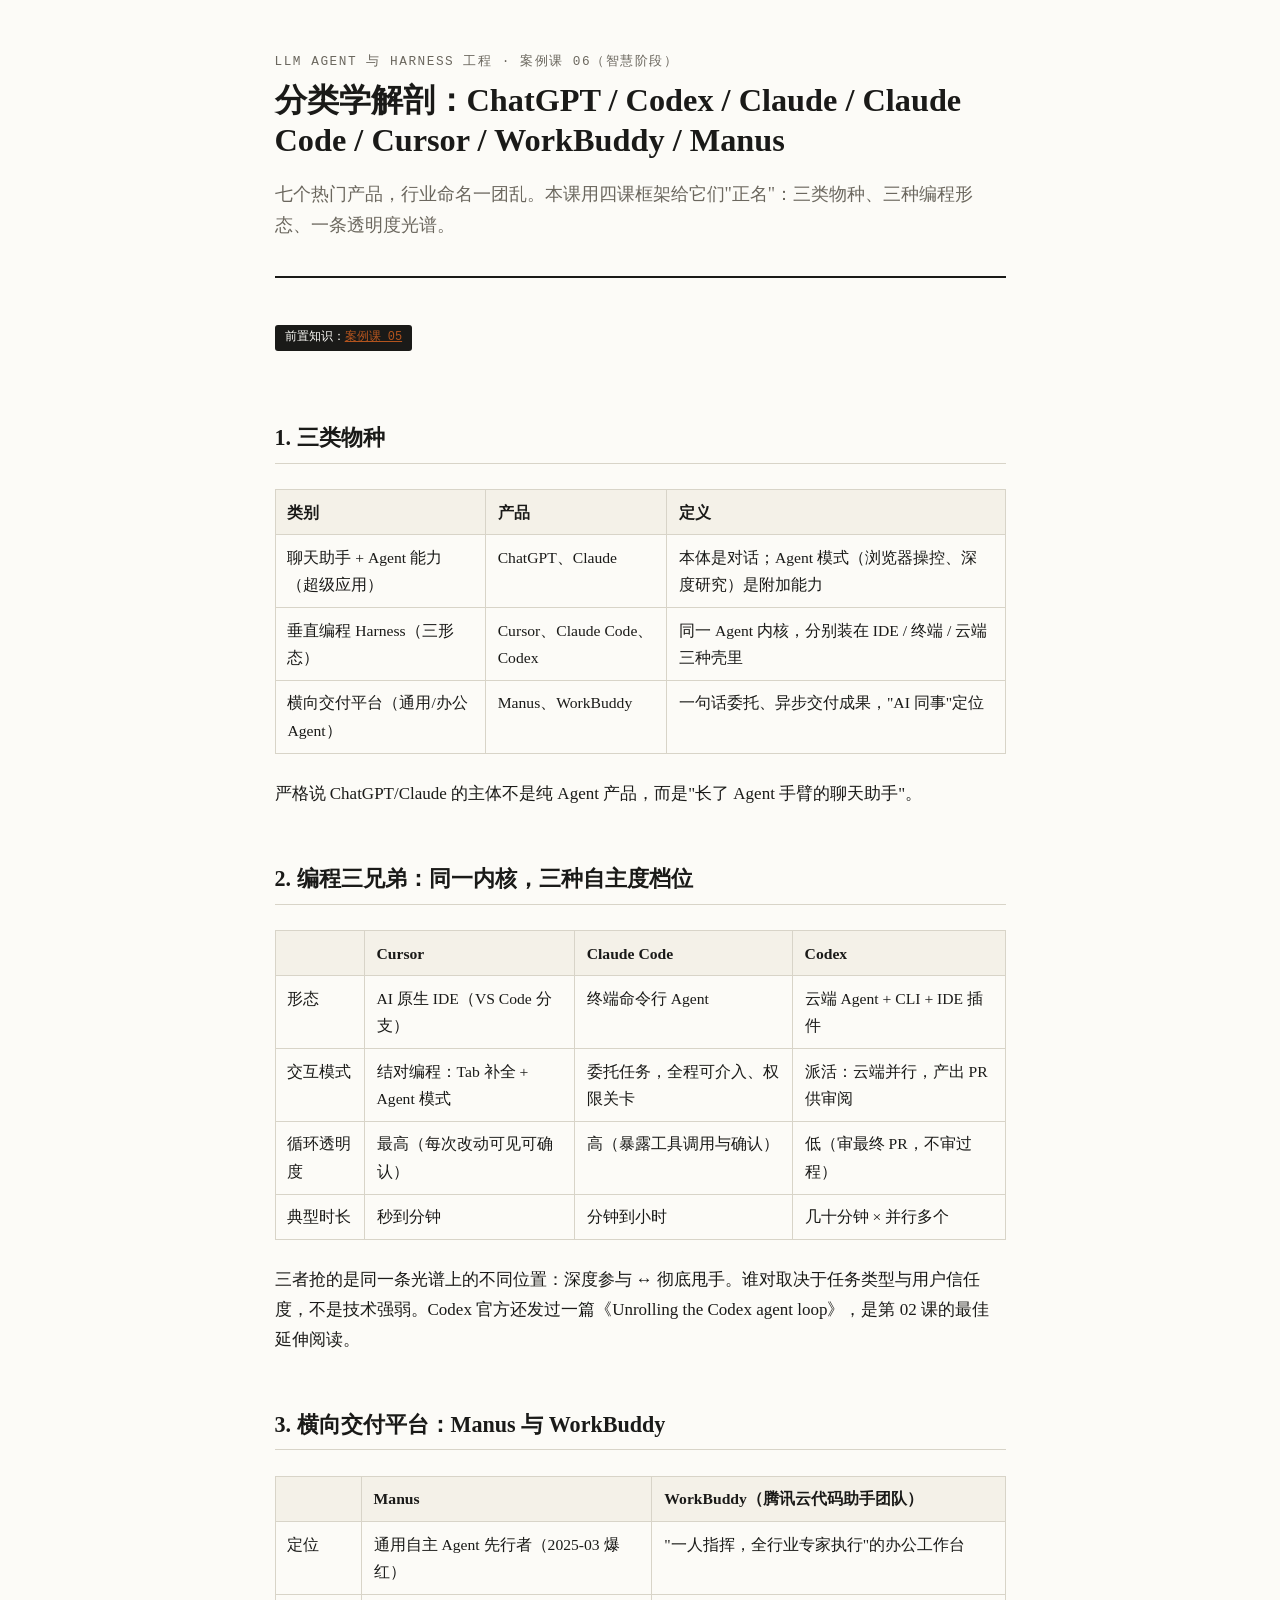
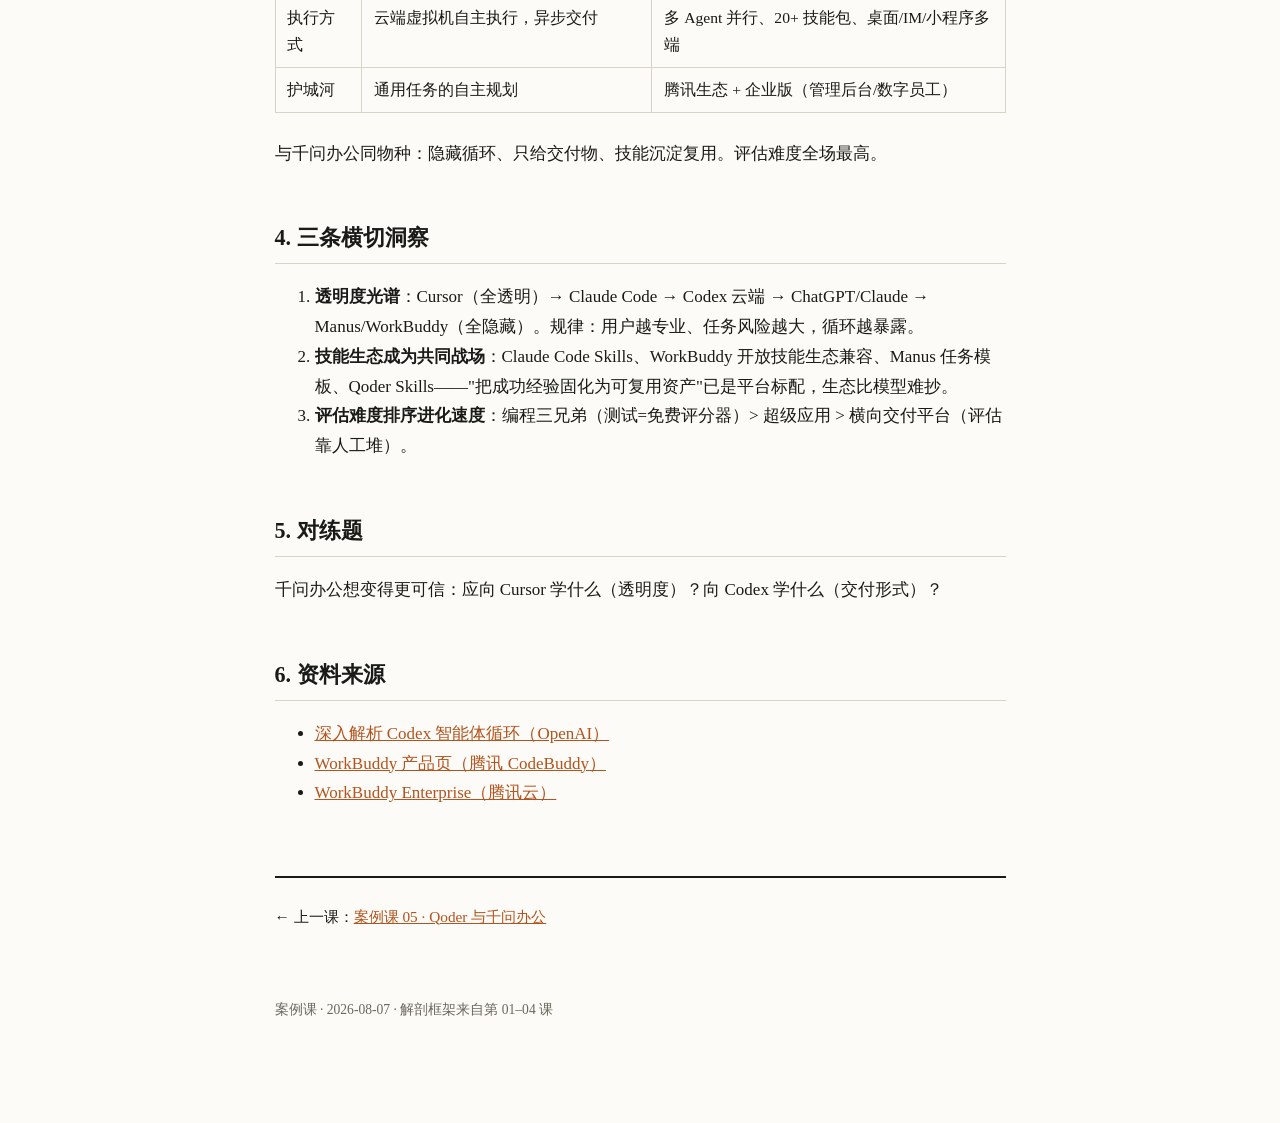
<file: lessons/0006-case-taxonomy-popular-agents.html>
<!DOCTYPE html>
<html lang="zh-CN">
<head>
<meta charset="utf-8">
<meta name="viewport" content="width=device-width, initial-scale=1">
<title>案例课 · 七个热门 AI 产品的分类学解剖</title>
<link rel="stylesheet" href="../assets/style.css">
</head>
<body>

<header class="lesson-head">
  <div class="course">LLM Agent 与 Harness 工程 · 案例课 06（智慧阶段）</div>
  <h1>分类学解剖：ChatGPT / Codex / Claude / Claude Code / Cursor / WorkBuddy / Manus</h1>
  <p class="lede">七个热门产品，行业命名一团乱。本课用四课框架给它们"正名"：三类物种、三种编程形态、一条透明度光谱。</p>
</header>

<span class="kicker">前置知识：<a href="./0005-case-anatomy-qoder-qwenwork.html">案例课 05</a></span>

<h2>1. 三类物种</h2>

<table>
  <tr><th>类别</th><th>产品</th><th>定义</th></tr>
  <tr>
    <td>聊天助手 + Agent 能力（超级应用）</td>
    <td>ChatGPT、Claude</td>
    <td>本体是对话；Agent 模式（浏览器操控、深度研究）是附加能力</td>
  </tr>
  <tr>
    <td>垂直编程 Harness（三形态）</td>
    <td>Cursor、Claude Code、Codex</td>
    <td>同一 Agent 内核，分别装在 IDE / 终端 / 云端三种壳里</td>
  </tr>
  <tr>
    <td>横向交付平台（通用/办公 Agent）</td>
    <td>Manus、WorkBuddy</td>
    <td>一句话委托、异步交付成果，"AI 同事"定位</td>
  </tr>
</table>

<p>严格说 ChatGPT/Claude 的主体不是纯 Agent 产品，而是"长了 Agent 手臂的聊天助手"。</p>

<h2>2. 编程三兄弟：同一内核，三种自主度档位</h2>

<table>
  <tr><th></th><th>Cursor</th><th>Claude Code</th><th>Codex</th></tr>
  <tr><td>形态</td><td>AI 原生 IDE（VS Code 分支）</td><td>终端命令行 Agent</td><td>云端 Agent + CLI + IDE 插件</td></tr>
  <tr><td>交互模式</td><td>结对编程：Tab 补全 + Agent 模式</td><td>委托任务，全程可介入、权限关卡</td><td>派活：云端并行，产出 PR 供审阅</td></tr>
  <tr><td>循环透明度</td><td>最高（每次改动可见可确认）</td><td>高（暴露工具调用与确认）</td><td>低（审最终 PR，不审过程）</td></tr>
  <tr><td>典型时长</td><td>秒到分钟</td><td>分钟到小时</td><td>几十分钟 × 并行多个</td></tr>
</table>

<p>三者抢的是同一条光谱上的不同位置：深度参与 ↔ 彻底甩手。谁对取决于任务类型与用户信任度，不是技术强弱。Codex 官方还发过一篇《Unrolling the Codex agent loop》，是第 02 课的最佳延伸阅读。</p>

<h2>3. 横向交付平台：Manus 与 WorkBuddy</h2>

<table>
  <tr><th></th><th>Manus</th><th>WorkBuddy（腾讯云代码助手团队）</th></tr>
  <tr><td>定位</td><td>通用自主 Agent 先行者（2025-03 爆红）</td><td>"一人指挥，全行业专家执行"的办公工作台</td></tr>
  <tr><td>执行方式</td><td>云端虚拟机自主执行，异步交付</td><td>多 Agent 并行、20+ 技能包、桌面/IM/小程序多端</td></tr>
  <tr><td>护城河</td><td>通用任务的自主规划</td><td>腾讯生态 + 企业版（管理后台/数字员工）</td></tr>
</table>

<p>与千问办公同物种：隐藏循环、只给交付物、技能沉淀复用。评估难度全场最高。</p>

<h2>4. 三条横切洞察</h2>

<ol>
  <li><strong>透明度光谱</strong>：Cursor（全透明）→ Claude Code → Codex 云端 → ChatGPT/Claude → Manus/WorkBuddy（全隐藏）。规律：用户越专业、任务风险越大，循环越暴露。</li>
  <li><strong>技能生态成为共同战场</strong>：Claude Code Skills、WorkBuddy 开放技能生态兼容、Manus 任务模板、Qoder Skills——"把成功经验固化为可复用资产"已是平台标配，生态比模型难抄。</li>
  <li><strong>评估难度排序进化速度</strong>：编程三兄弟（测试=免费评分器）&gt; 超级应用 &gt; 横向交付平台（评估靠人工堆）。</li>
</ol>

<h2>5. 对练题</h2>

<p>千问办公想变得更可信：应向 Cursor 学什么（透明度）？向 Codex 学什么（交付形式）？</p>

<h2>6. 资料来源</h2>
<ul>
  <li><a href="https://openai.com/zh-Hans-CN/index/unrolling-the-codex-agent-loop/" target="_blank">深入解析 Codex 智能体循环（OpenAI）</a></li>
  <li><a href="https://www.codebuddy.cn/work/" target="_blank">WorkBuddy 产品页（腾讯 CodeBuddy）</a></li>
  <li><a href="https://cloud.tencent.com/product/workbuddy-enterprise" target="_blank">WorkBuddy Enterprise（腾讯云）</a></li>
</ul>

<nav class="lesson-nav">
  <span>← 上一课：<a href="./0005-case-anatomy-qoder-qwenwork.html">案例课 05 · Qoder 与千问办公</a></span>
</nav>

<footer class="lesson-foot">案例课 · 2026-08-07 · 解剖框架来自第 01–04 课</footer>

</body>
</html>
</file>
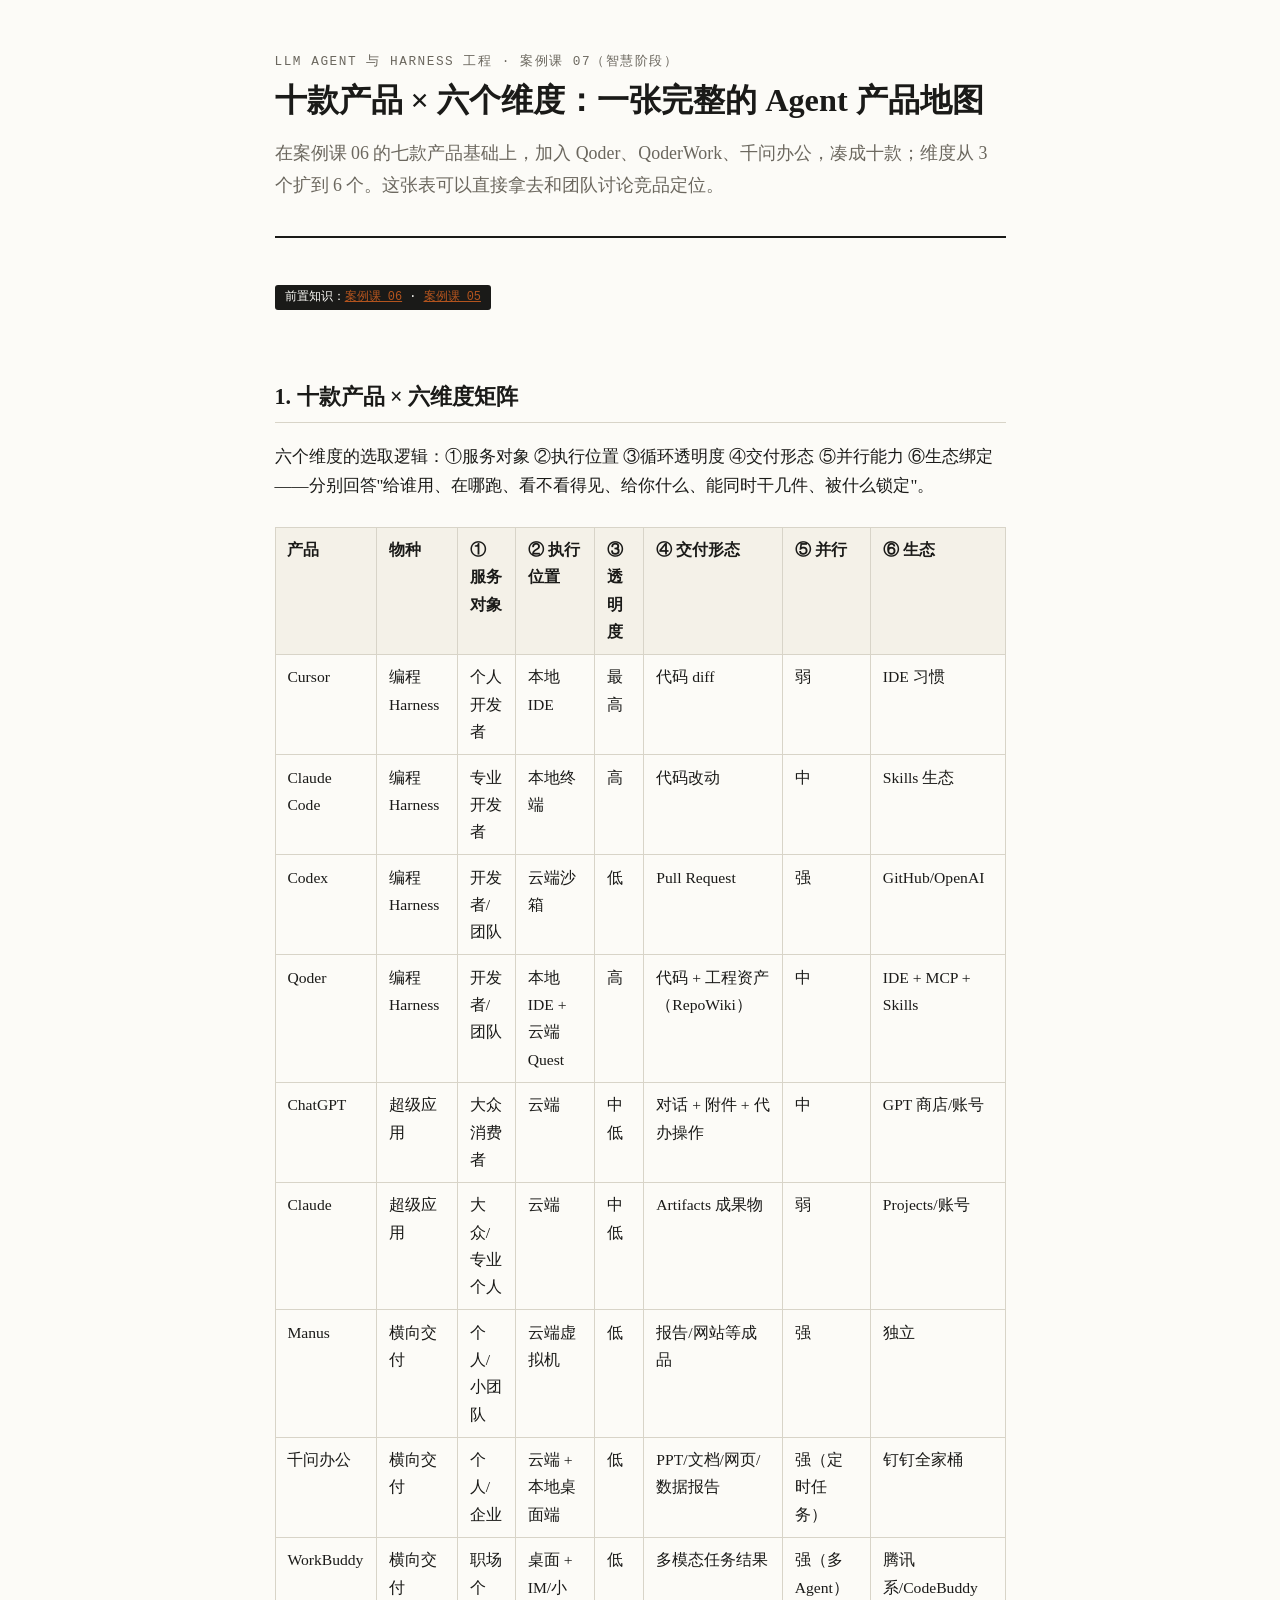
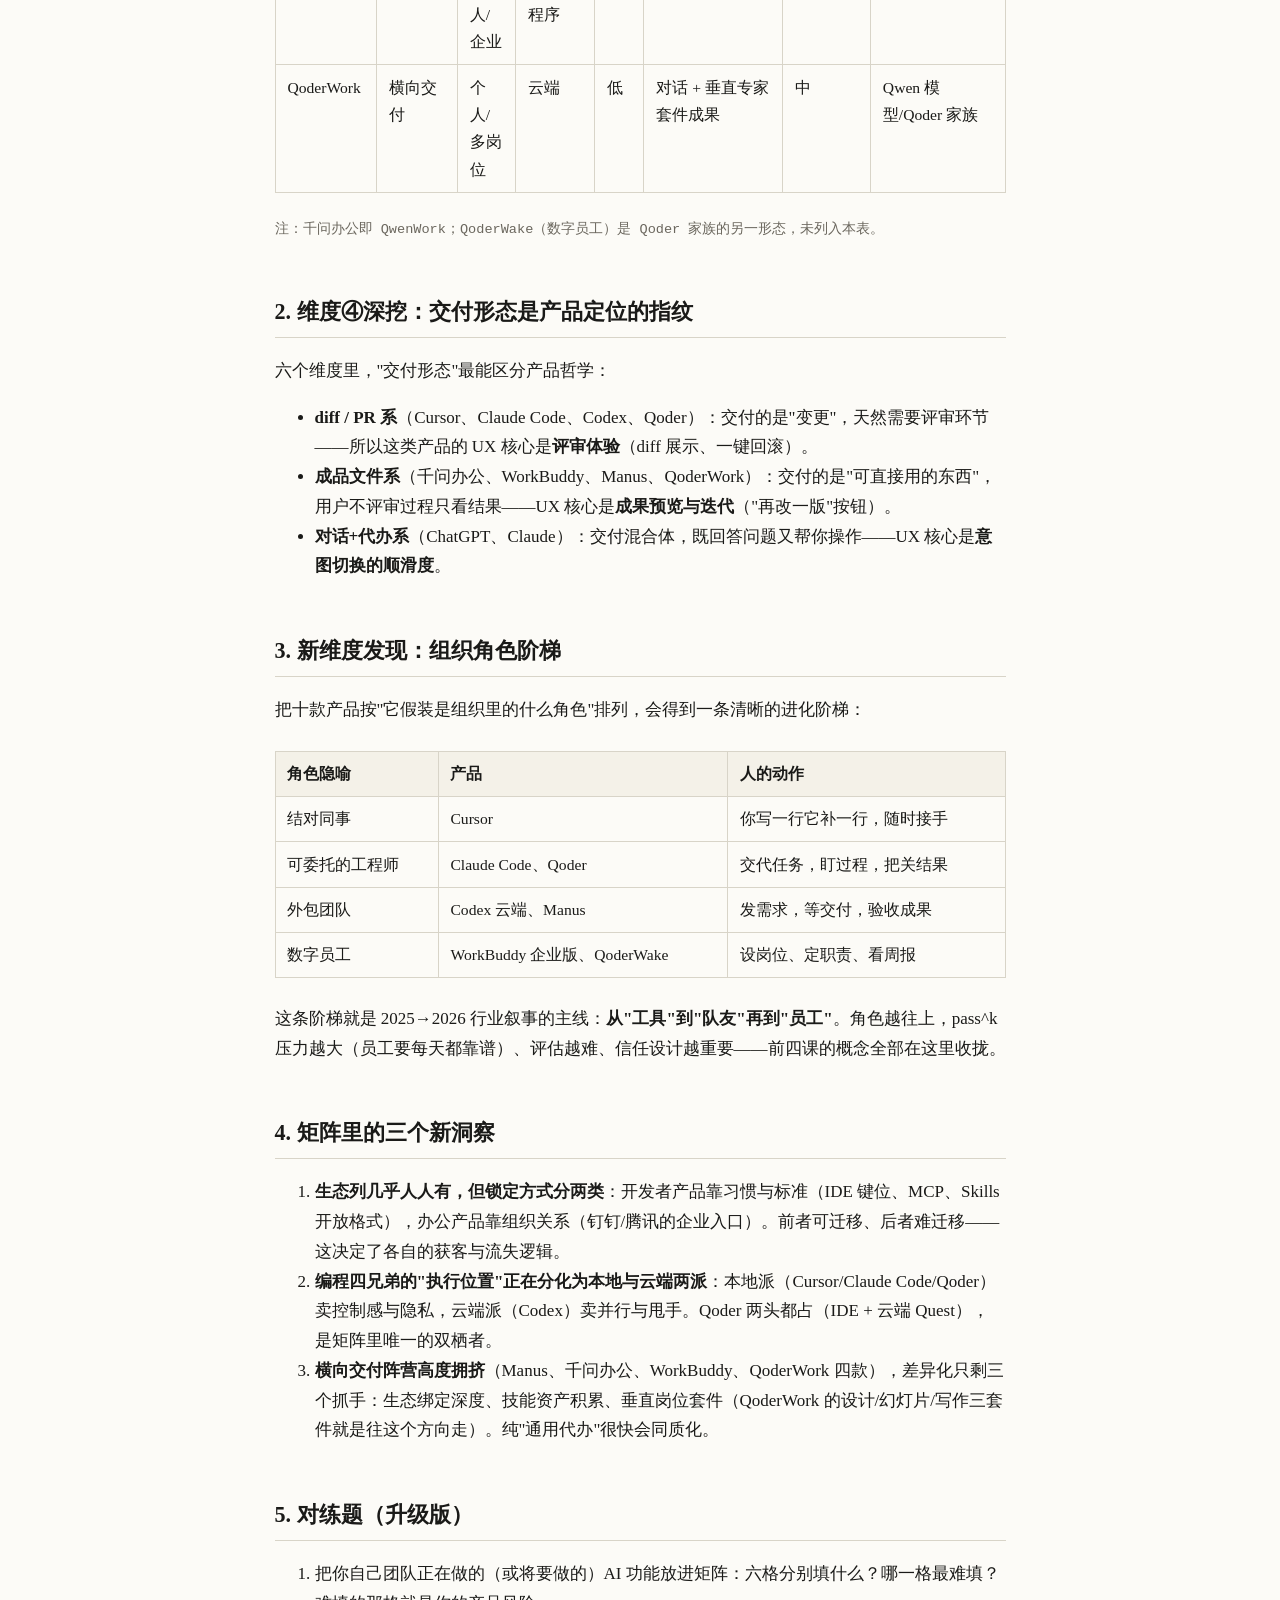
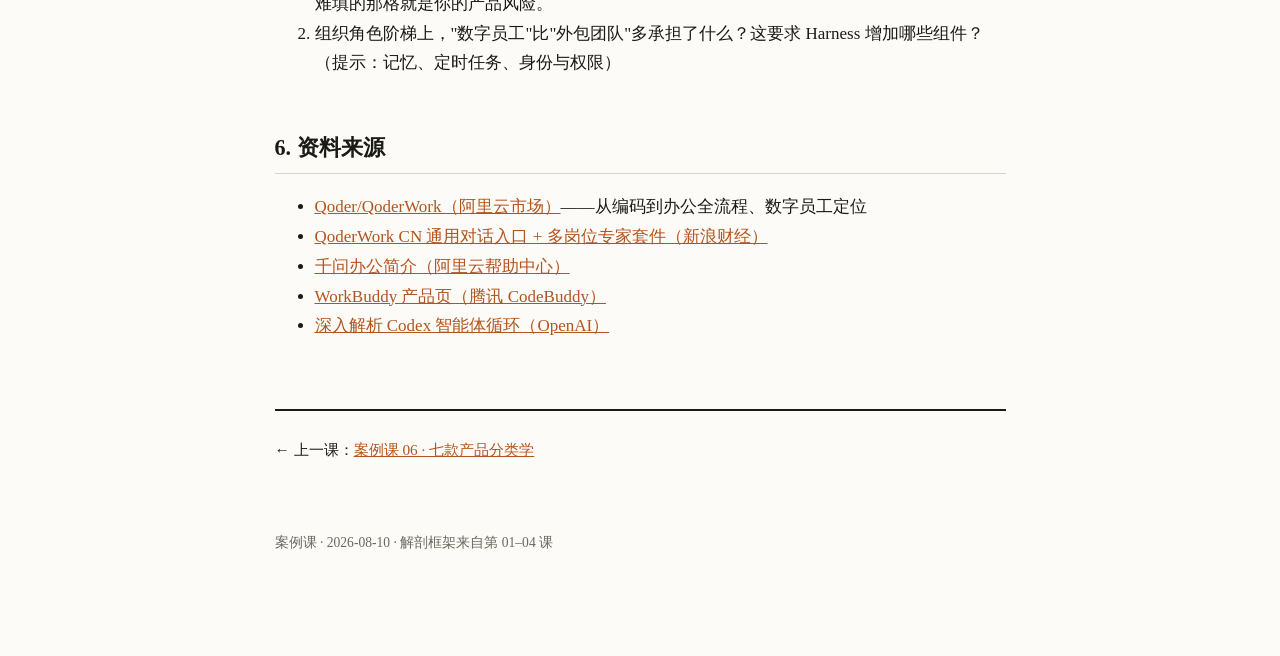
<file: lessons/0007-case-matrix-ten-products.html>
<!DOCTYPE html>
<html lang="zh-CN">
<head>
<meta charset="utf-8">
<meta name="viewport" content="width=device-width, initial-scale=1">
<title>案例课 · 十款热门 AI 产品全维度矩阵</title>
<link rel="stylesheet" href="../assets/style.css">
</head>
<body>

<header class="lesson-head">
  <div class="course">LLM Agent 与 Harness 工程 · 案例课 07（智慧阶段）</div>
  <h1>十款产品 × 六个维度：一张完整的 Agent 产品地图</h1>
  <p class="lede">在案例课 06 的七款产品基础上，加入 Qoder、QoderWork、千问办公，凑成十款；维度从 3 个扩到 6 个。这张表可以直接拿去和团队讨论竞品定位。</p>
</header>

<span class="kicker">前置知识：<a href="./0006-case-taxonomy-popular-agents.html">案例课 06</a> · <a href="./0005-case-anatomy-qoder-qwenwork.html">案例课 05</a></span>

<h2>1. 十款产品 × 六维度矩阵</h2>

<p>六个维度的选取逻辑：①服务对象 ②执行位置 ③循环透明度 ④交付形态 ⑤并行能力 ⑥生态绑定——分别回答"给谁用、在哪跑、看不看得见、给你什么、能同时干几件、被什么锁定"。</p>

<table>
  <tr>
    <th>产品</th><th>物种</th><th>① 服务对象</th><th>② 执行位置</th><th>③ 透明度</th><th>④ 交付形态</th><th>⑤ 并行</th><th>⑥ 生态</th>
  </tr>
  <tr><td>Cursor</td><td>编程 Harness</td><td>个人开发者</td><td>本地 IDE</td><td>最高</td><td>代码 diff</td><td>弱</td><td>IDE 习惯</td></tr>
  <tr><td>Claude Code</td><td>编程 Harness</td><td>专业开发者</td><td>本地终端</td><td>高</td><td>代码改动</td><td>中</td><td>Skills 生态</td></tr>
  <tr><td>Codex</td><td>编程 Harness</td><td>开发者/团队</td><td>云端沙箱</td><td>低</td><td>Pull Request</td><td>强</td><td>GitHub/OpenAI</td></tr>
  <tr><td>Qoder</td><td>编程 Harness</td><td>开发者/团队</td><td>本地 IDE + 云端 Quest</td><td>高</td><td>代码 + 工程资产（RepoWiki）</td><td>中</td><td>IDE + MCP + Skills</td></tr>
  <tr><td>ChatGPT</td><td>超级应用</td><td>大众消费者</td><td>云端</td><td>中低</td><td>对话 + 附件 + 代办操作</td><td>中</td><td>GPT 商店/账号</td></tr>
  <tr><td>Claude</td><td>超级应用</td><td>大众/专业个人</td><td>云端</td><td>中低</td><td>Artifacts 成果物</td><td>弱</td><td>Projects/账号</td></tr>
  <tr><td>Manus</td><td>横向交付</td><td>个人/小团队</td><td>云端虚拟机</td><td>低</td><td>报告/网站等成品</td><td>强</td><td>独立</td></tr>
  <tr><td>千问办公</td><td>横向交付</td><td>个人/企业</td><td>云端 + 本地桌面端</td><td>低</td><td>PPT/文档/网页/数据报告</td><td>强（定时任务）</td><td>钉钉全家桶</td></tr>
  <tr><td>WorkBuddy</td><td>横向交付</td><td>职场个人/企业</td><td>桌面 + IM/小程序</td><td>低</td><td>多模态任务结果</td><td>强（多 Agent）</td><td>腾讯系/CodeBuddy</td></tr>
  <tr><td>QoderWork</td><td>横向交付</td><td>个人/多岗位</td><td>云端</td><td>低</td><td>对话 + 垂直专家套件成果</td><td>中</td><td>Qwen 模型/Qoder 家族</td></tr>
</table>

<p class="mono" style="color:var(--muted);font-size:0.8rem;">注：千问办公即 QwenWork；QoderWake（数字员工）是 Qoder 家族的另一形态，未列入本表。</p>

<h2>2. 维度④深挖：交付形态是产品定位的指纹</h2>

<p>六个维度里，"交付形态"最能区分产品哲学：</p>

<ul>
  <li><strong>diff / PR 系</strong>（Cursor、Claude Code、Codex、Qoder）：交付的是"变更"，天然需要评审环节——所以这类产品的 UX 核心是<strong>评审体验</strong>（diff 展示、一键回滚）。</li>
  <li><strong>成品文件系</strong>（千问办公、WorkBuddy、Manus、QoderWork）：交付的是"可直接用的东西"，用户不评审过程只看结果——UX 核心是<strong>成果预览与迭代</strong>（"再改一版"按钮）。</li>
  <li><strong>对话+代办系</strong>（ChatGPT、Claude）：交付混合体，既回答问题又帮你操作——UX 核心是<strong>意图切换的顺滑度</strong>。</li>
</ul>

<h2>3. 新维度发现：组织角色阶梯</h2>

<p>把十款产品按"它假装是组织里的什么角色"排列，会得到一条清晰的进化阶梯：</p>

<table>
  <tr><th>角色隐喻</th><th>产品</th><th>人的动作</th></tr>
  <tr><td>结对同事</td><td>Cursor</td><td>你写一行它补一行，随时接手</td></tr>
  <tr><td>可委托的工程师</td><td>Claude Code、Qoder</td><td>交代任务，盯过程，把关结果</td></tr>
  <tr><td>外包团队</td><td>Codex 云端、Manus</td><td>发需求，等交付，验收成果</td></tr>
  <tr><td>数字员工</td><td>WorkBuddy 企业版、QoderWake</td><td>设岗位、定职责、看周报</td></tr>
</table>

<p>这条阶梯就是 2025→2026 行业叙事的主线：<strong>从"工具"到"队友"再到"员工"</strong>。角色越往上，pass^k 压力越大（员工要每天都靠谱）、评估越难、信任设计越重要——前四课的概念全部在这里收拢。</p>

<h2>4. 矩阵里的三个新洞察</h2>

<ol>
  <li><strong>生态列几乎人人有，但锁定方式分两类</strong>：开发者产品靠习惯与标准（IDE 键位、MCP、Skills 开放格式），办公产品靠组织关系（钉钉/腾讯的企业入口）。前者可迁移、后者难迁移——这决定了各自的获客与流失逻辑。</li>
  <li><strong>编程四兄弟的"执行位置"正在分化为本地与云端两派</strong>：本地派（Cursor/Claude Code/Qoder）卖控制感与隐私，云端派（Codex）卖并行与甩手。Qoder 两头都占（IDE + 云端 Quest），是矩阵里唯一的双栖者。</li>
  <li><strong>横向交付阵营高度拥挤</strong>（Manus、千问办公、WorkBuddy、QoderWork 四款），差异化只剩三个抓手：生态绑定深度、技能资产积累、垂直岗位套件（QoderWork 的设计/幻灯片/写作三套件就是往这个方向走）。纯"通用代办"很快会同质化。</li>
</ol>

<h2>5. 对练题（升级版）</h2>

<ol>
  <li>把你自己团队正在做的（或将要做的）AI 功能放进矩阵：六格分别填什么？哪一格最难填？难填的那格就是你的产品风险。</li>
  <li>组织角色阶梯上，"数字员工"比"外包团队"多承担了什么？这要求 Harness 增加哪些组件？（提示：记忆、定时任务、身份与权限）</li>
</ol>

<h2>6. 资料来源</h2>
<ul>
  <li><a href="https://market.aliyun.com/detail/cmgj00073966" target="_blank">Qoder/QoderWork（阿里云市场）</a>——从编码到办公全流程、数字员工定位</li>
  <li><a href="https://finance.sina.com.cn/wm/2026-06-03/doc-iniachns4162046.shtml" target="_blank">QoderWork CN 通用对话入口 + 多岗位专家套件（新浪财经）</a></li>
  <li><a href="https://help.aliyun.com/zh/qwenwork/qwenwork-intro" target="_blank">千问办公简介（阿里云帮助中心）</a></li>
  <li><a href="https://www.codebuddy.cn/work/" target="_blank">WorkBuddy 产品页（腾讯 CodeBuddy）</a></li>
  <li><a href="https://openai.com/zh-Hans-CN/index/unrolling-the-codex-agent-loop/" target="_blank">深入解析 Codex 智能体循环（OpenAI）</a></li>
</ul>

<nav class="lesson-nav">
  <span>← 上一课：<a href="./0006-case-taxonomy-popular-agents.html">案例课 06 · 七款产品分类学</a></span>
</nav>

<footer class="lesson-foot">案例课 · 2026-08-10 · 解剖框架来自第 01–04 课</footer>

</body>
</html>
</file>
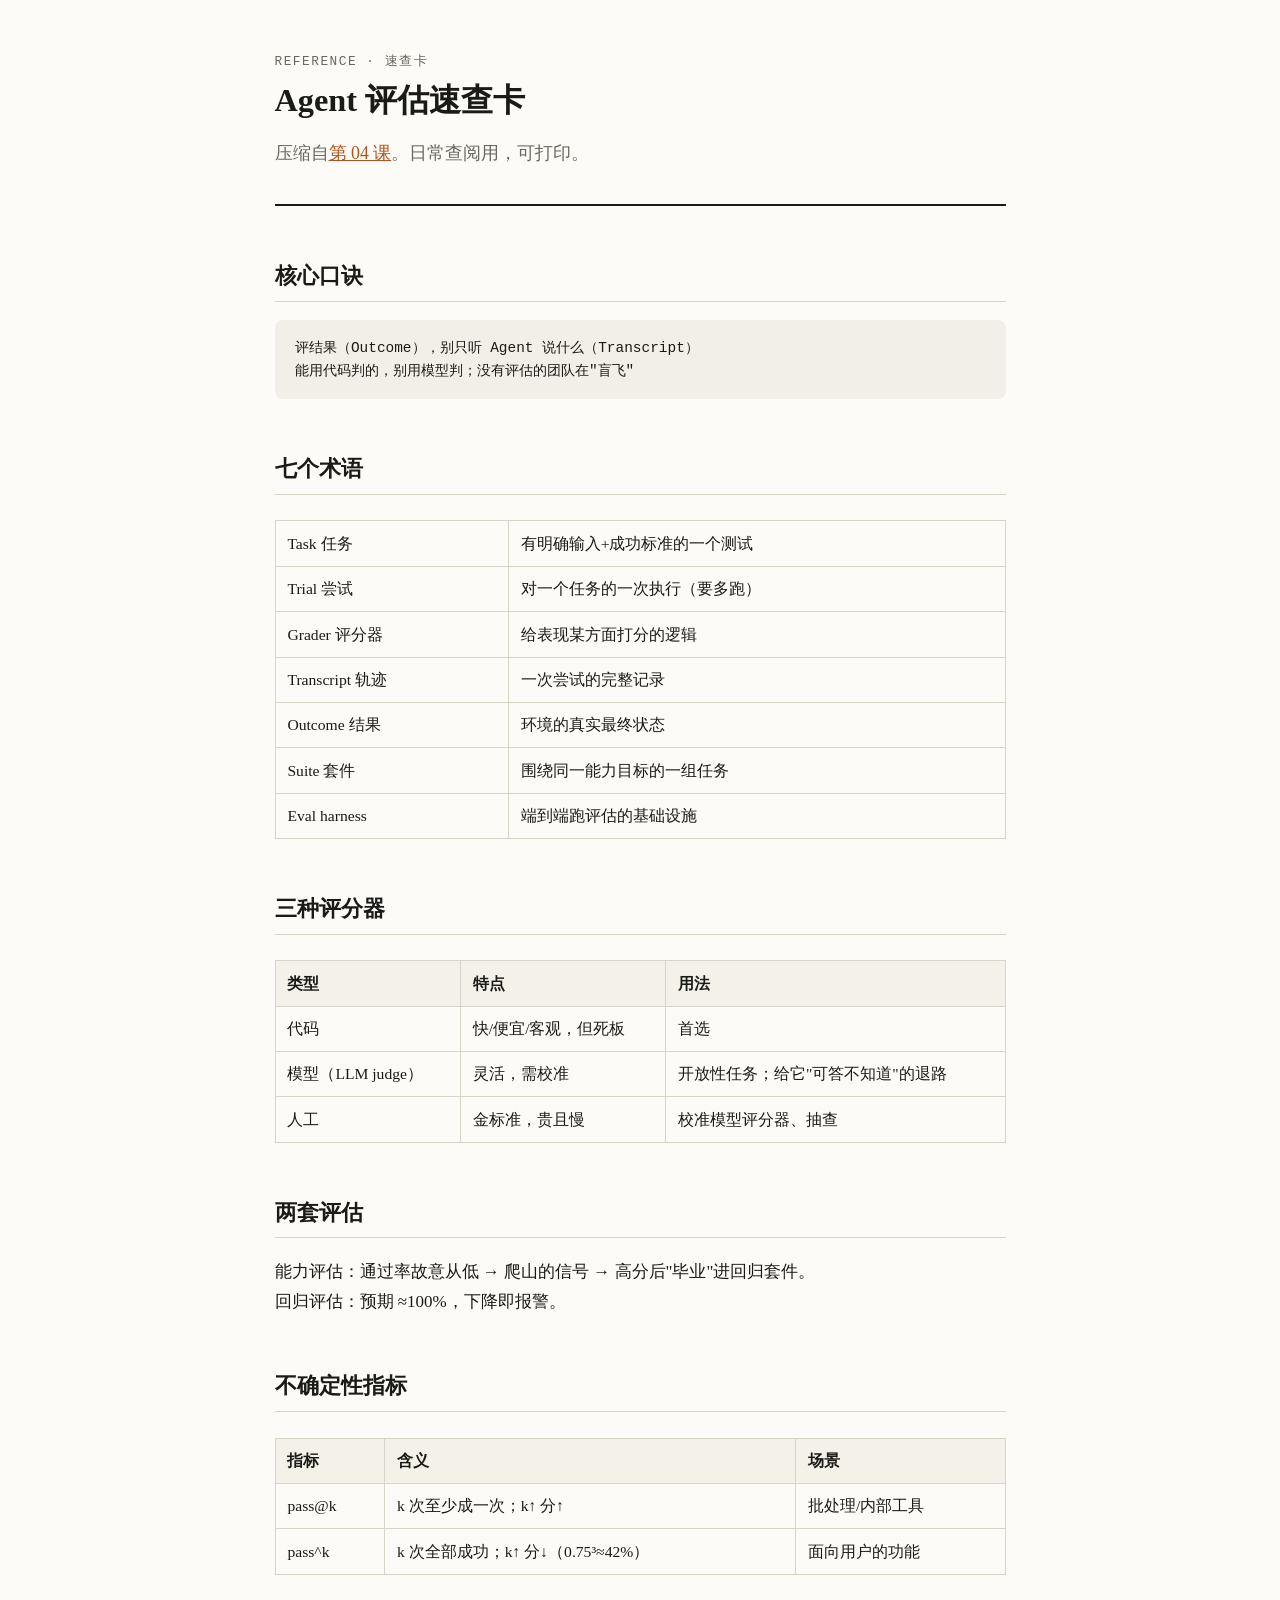
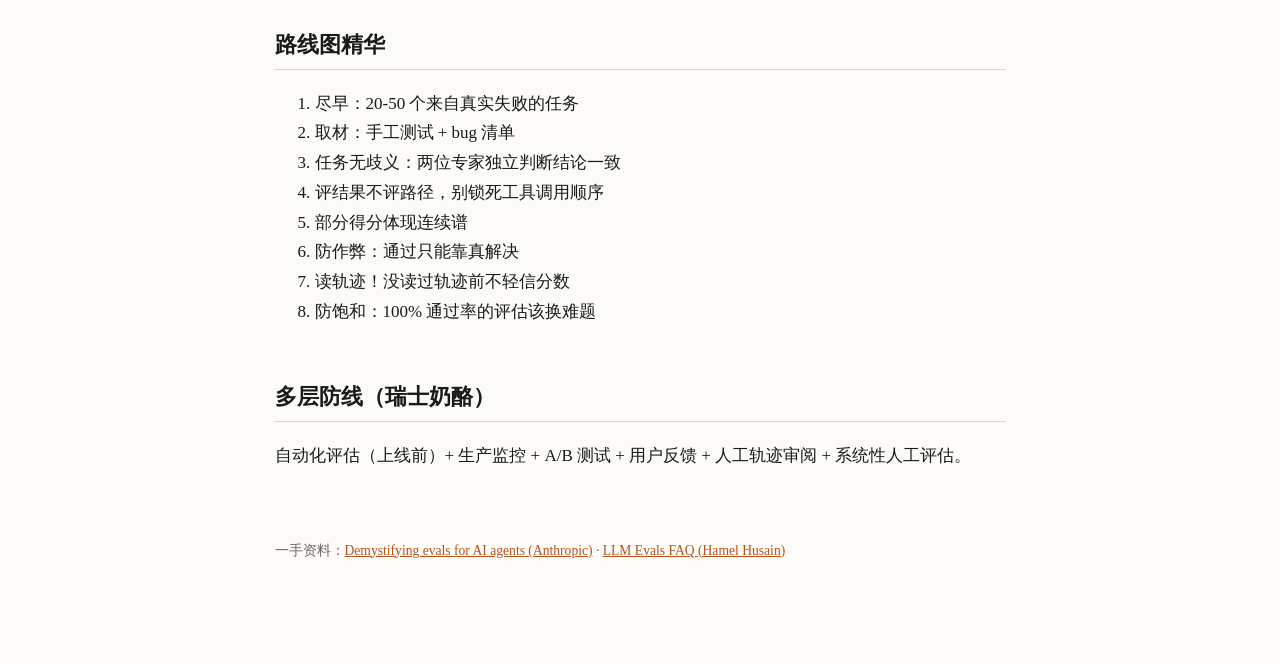
<file: reference/agent-evaluation-cheatsheet.html>
<!DOCTYPE html>
<html lang="zh-CN">
<head>
<meta charset="utf-8">
<meta name="viewport" content="width=device-width, initial-scale=1">
<title>速查卡 · Agent 评估</title>
<link rel="stylesheet" href="../assets/style.css">
</head>
<body>

<header class="lesson-head">
  <div class="course">Reference · 速查卡</div>
  <h1>Agent 评估速查卡</h1>
  <p class="lede">压缩自<a href="../lessons/0004-agent-evaluation.html">第 04 课</a>。日常查阅用，可打印。</p>
</header>

<h2>核心口诀</h2>
<pre>评结果（Outcome），别只听 Agent 说什么（Transcript）
能用代码判的，别用模型判；没有评估的团队在"盲飞"</pre>

<h2>七个术语</h2>
<table>
  <tr><td>Task 任务</td><td>有明确输入+成功标准的一个测试</td></tr>
  <tr><td>Trial 尝试</td><td>对一个任务的一次执行（要多跑）</td></tr>
  <tr><td>Grader 评分器</td><td>给表现某方面打分的逻辑</td></tr>
  <tr><td>Transcript 轨迹</td><td>一次尝试的完整记录</td></tr>
  <tr><td>Outcome 结果</td><td>环境的真实最终状态</td></tr>
  <tr><td>Suite 套件</td><td>围绕同一能力目标的一组任务</td></tr>
  <tr><td>Eval harness</td><td>端到端跑评估的基础设施</td></tr>
</table>

<h2>三种评分器</h2>
<table>
  <tr><th>类型</th><th>特点</th><th>用法</th></tr>
  <tr><td>代码</td><td>快/便宜/客观，但死板</td><td>首选</td></tr>
  <tr><td>模型（LLM judge）</td><td>灵活，需校准</td><td>开放性任务；给它"可答不知道"的退路</td></tr>
  <tr><td>人工</td><td>金标准，贵且慢</td><td>校准模型评分器、抽查</td></tr>
</table>

<h2>两套评估</h2>
<p>能力评估：通过率故意从低 → 爬山的信号 → 高分后"毕业"进回归套件。<br>回归评估：预期 ≈100%，下降即报警。</p>

<h2>不确定性指标</h2>
<table>
  <tr><th>指标</th><th>含义</th><th>场景</th></tr>
  <tr><td>pass@k</td><td>k 次至少成一次；k↑ 分↑</td><td>批处理/内部工具</td></tr>
  <tr><td>pass^k</td><td>k 次全部成功；k↑ 分↓（0.75³≈42%）</td><td>面向用户的功能</td></tr>
</table>

<h2>路线图精华</h2>
<ol>
  <li>尽早：20-50 个来自真实失败的任务</li>
  <li>取材：手工测试 + bug 清单</li>
  <li>任务无歧义：两位专家独立判断结论一致</li>
  <li>评结果不评路径，别锁死工具调用顺序</li>
  <li>部分得分体现连续谱</li>
  <li>防作弊：通过只能靠真解决</li>
  <li>读轨迹！没读过轨迹前不轻信分数</li>
  <li>防饱和：100% 通过率的评估该换难题</li>
</ol>

<h2>多层防线（瑞士奶酪）</h2>
<p>自动化评估（上线前）+ 生产监控 + A/B 测试 + 用户反馈 + 人工轨迹审阅 + 系统性人工评估。</p>

<footer class="lesson-foot">一手资料：<a href="https://www.anthropic.com/engineering/demystifying-evals-for-ai-agents">Demystifying evals for AI agents (Anthropic)</a> · <a href="https://hamel.dev/blog/posts/evals-faq/">LLM Evals FAQ (Hamel Husain)</a></footer>

</body>
</html>
</file>
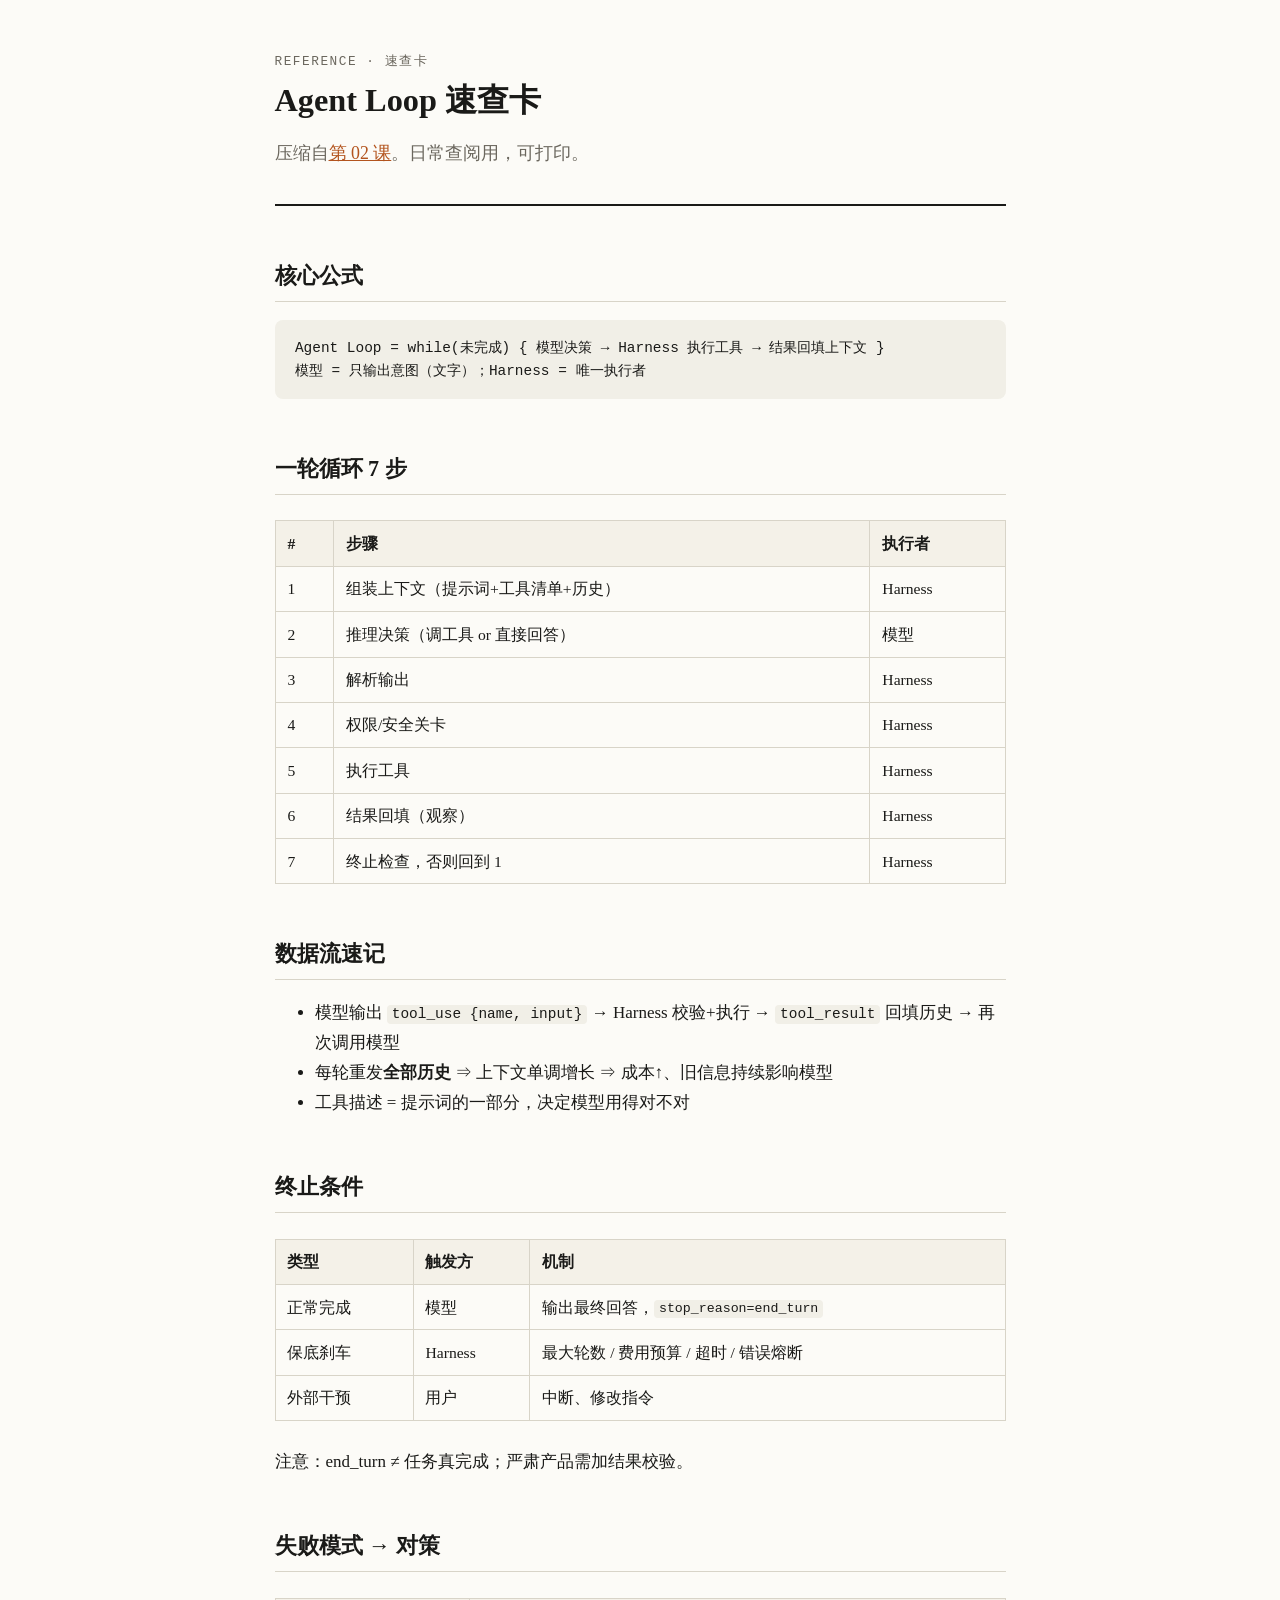
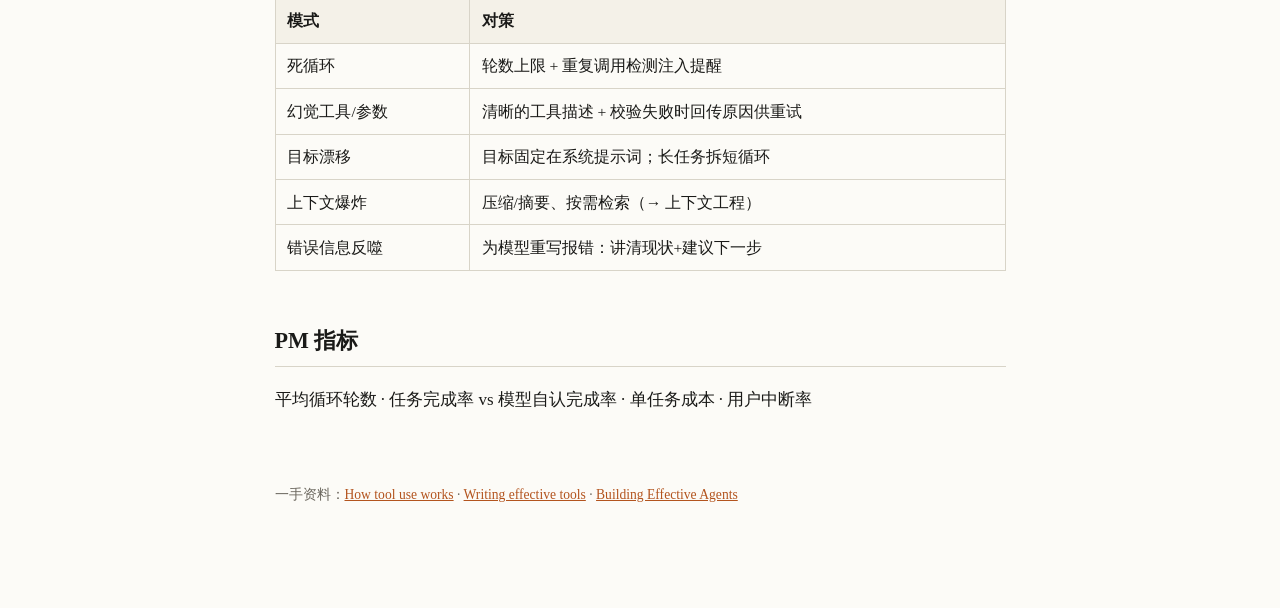
<file: reference/agent-loop-cheatsheet.html>
<!DOCTYPE html>
<html lang="zh-CN">
<head>
<meta charset="utf-8">
<meta name="viewport" content="width=device-width, initial-scale=1">
<title>速查卡 · Agent Loop</title>
<link rel="stylesheet" href="../assets/style.css">
</head>
<body>

<header class="lesson-head">
  <div class="course">Reference · 速查卡</div>
  <h1>Agent Loop 速查卡</h1>
  <p class="lede">压缩自<a href="../lessons/0002-agent-loop.html">第 02 课</a>。日常查阅用，可打印。</p>
</header>

<h2>核心公式</h2>
<pre>Agent Loop = while(未完成) { 模型决策 → Harness 执行工具 → 结果回填上下文 }
模型 = 只输出意图（文字）；Harness = 唯一执行者</pre>

<h2>一轮循环 7 步</h2>
<table>
  <tr><th>#</th><th>步骤</th><th>执行者</th></tr>
  <tr><td>1</td><td>组装上下文（提示词+工具清单+历史）</td><td>Harness</td></tr>
  <tr><td>2</td><td>推理决策（调工具 or 直接回答）</td><td>模型</td></tr>
  <tr><td>3</td><td>解析输出</td><td>Harness</td></tr>
  <tr><td>4</td><td>权限/安全关卡</td><td>Harness</td></tr>
  <tr><td>5</td><td>执行工具</td><td>Harness</td></tr>
  <tr><td>6</td><td>结果回填（观察）</td><td>Harness</td></tr>
  <tr><td>7</td><td>终止检查，否则回到 1</td><td>Harness</td></tr>
</table>

<h2>数据流速记</h2>
<ul>
  <li>模型输出 <code>tool_use {name, input}</code> → Harness 校验+执行 → <code>tool_result</code> 回填历史 → 再次调用模型</li>
  <li>每轮重发<strong>全部历史</strong> ⇒ 上下文单调增长 ⇒ 成本↑、旧信息持续影响模型</li>
  <li>工具描述 = 提示词的一部分，决定模型用得对不对</li>
</ul>

<h2>终止条件</h2>
<table>
  <tr><th>类型</th><th>触发方</th><th>机制</th></tr>
  <tr><td>正常完成</td><td>模型</td><td>输出最终回答，<code>stop_reason=end_turn</code></td></tr>
  <tr><td>保底刹车</td><td>Harness</td><td>最大轮数 / 费用预算 / 超时 / 错误熔断</td></tr>
  <tr><td>外部干预</td><td>用户</td><td>中断、修改指令</td></tr>
</table>
<p>注意：end_turn ≠ 任务真完成；严肃产品需加结果校验。</p>

<h2>失败模式 → 对策</h2>
<table>
  <tr><th>模式</th><th>对策</th></tr>
  <tr><td>死循环</td><td>轮数上限 + 重复调用检测注入提醒</td></tr>
  <tr><td>幻觉工具/参数</td><td>清晰的工具描述 + 校验失败时回传原因供重试</td></tr>
  <tr><td>目标漂移</td><td>目标固定在系统提示词；长任务拆短循环</td></tr>
  <tr><td>上下文爆炸</td><td>压缩/摘要、按需检索（→ 上下文工程）</td></tr>
  <tr><td>错误信息反噬</td><td>为模型重写报错：讲清现状+建议下一步</td></tr>
</table>

<h2>PM 指标</h2>
<p>平均循环轮数 · 任务完成率 vs 模型自认完成率 · 单任务成本 · 用户中断率</p>

<footer class="lesson-foot">一手资料：<a href="https://platform.claude.com/docs/en/agents-and-tools/tool-use/how-tool-use-works">How tool use works</a> · <a href="https://www.anthropic.com/engineering/writing-tools-for-agents">Writing effective tools</a> · <a href="https://www.anthropic.com/engineering/building-effective-agents">Building Effective Agents</a></footer>

</body>
</html>
</file>
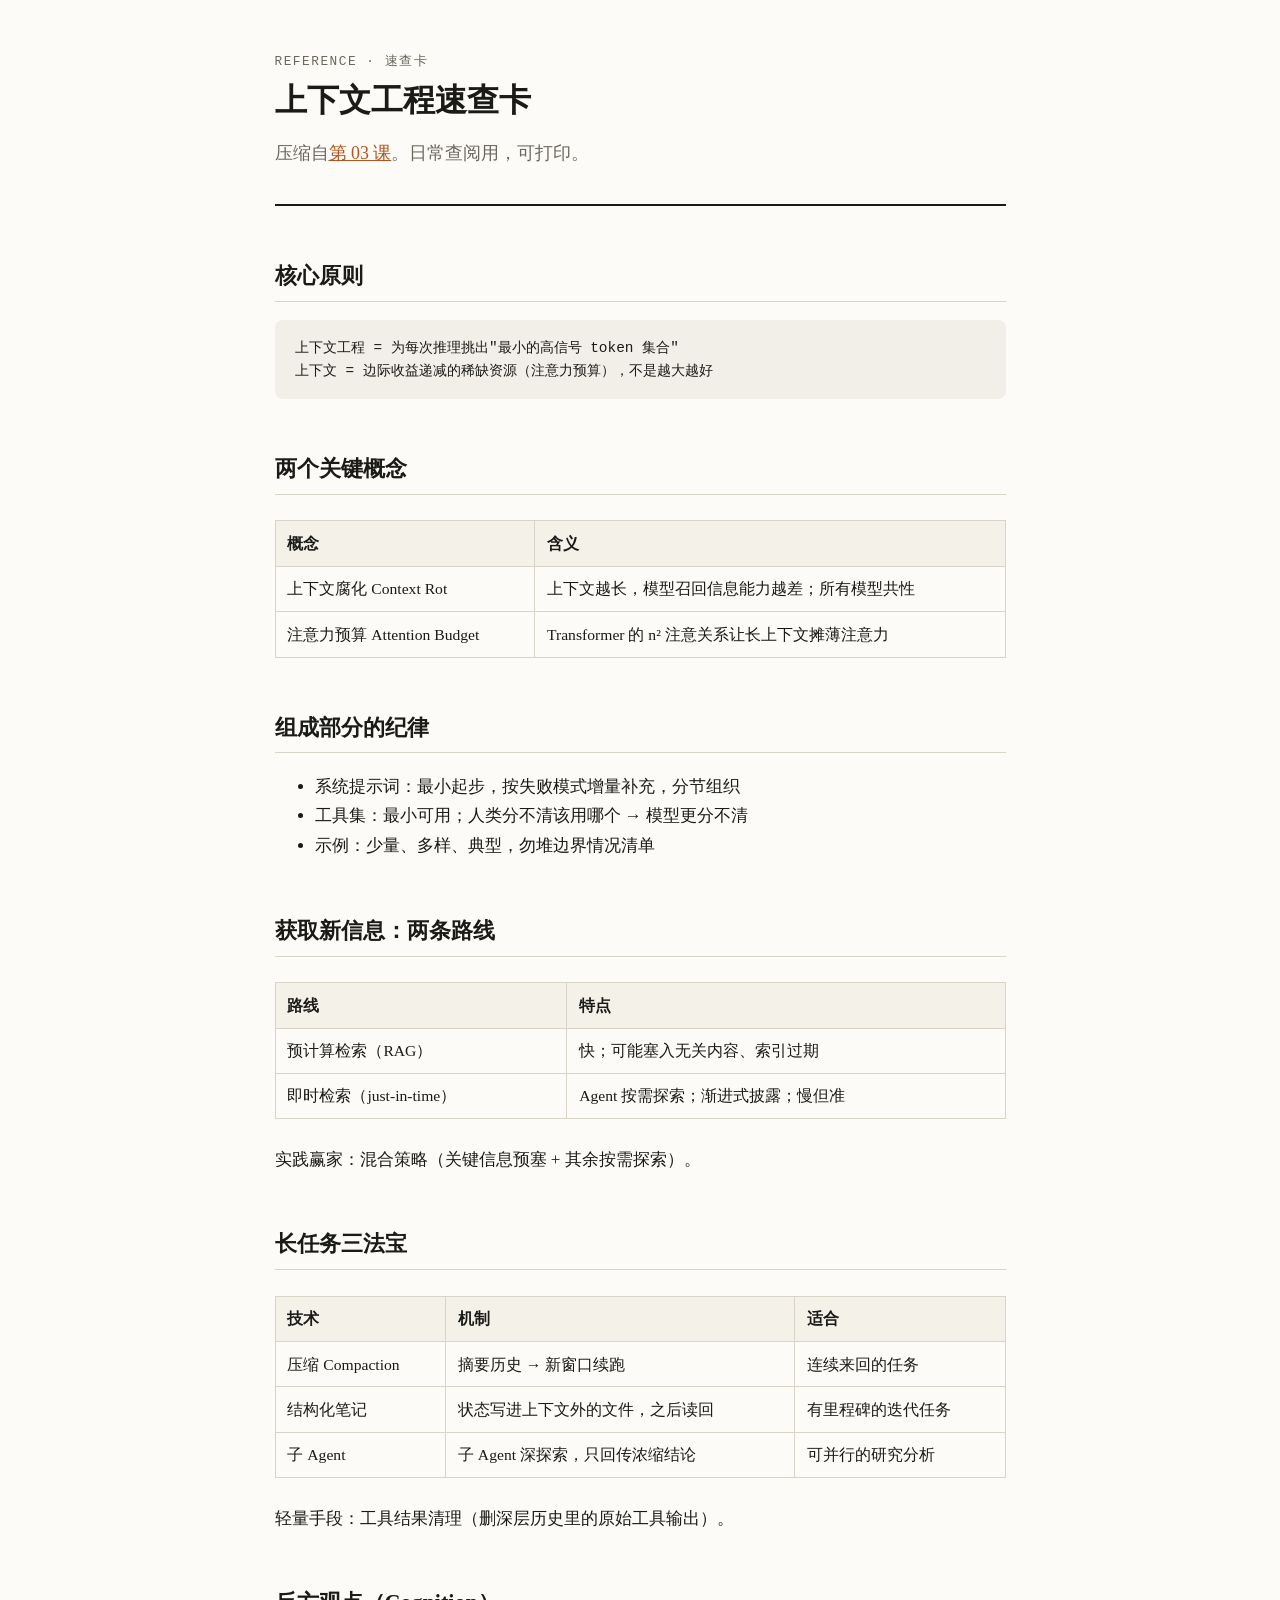
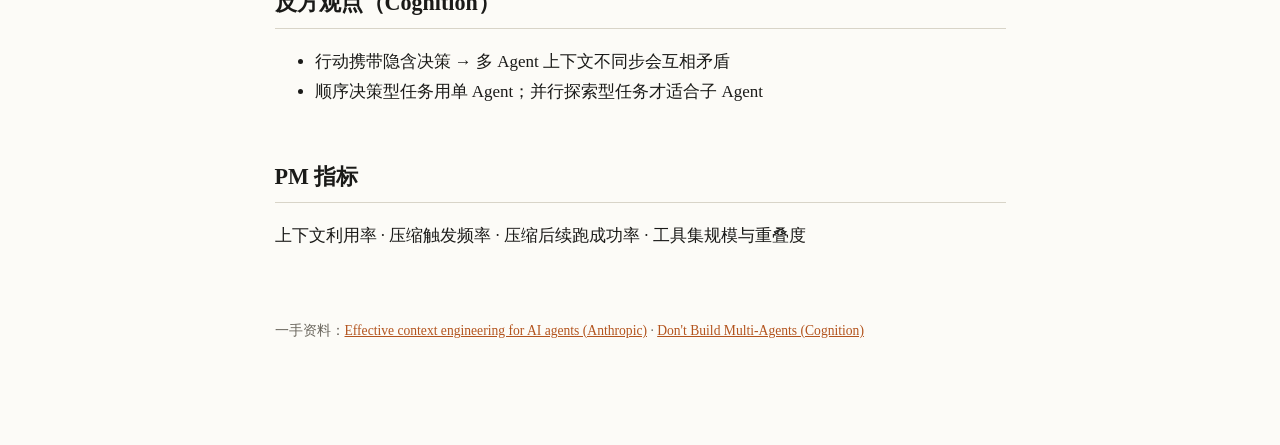
<file: reference/context-engineering-cheatsheet.html>
<!DOCTYPE html>
<html lang="zh-CN">
<head>
<meta charset="utf-8">
<meta name="viewport" content="width=device-width, initial-scale=1">
<title>速查卡 · 上下文工程</title>
<link rel="stylesheet" href="../assets/style.css">
</head>
<body>

<header class="lesson-head">
  <div class="course">Reference · 速查卡</div>
  <h1>上下文工程速查卡</h1>
  <p class="lede">压缩自<a href="../lessons/0003-context-engineering.html">第 03 课</a>。日常查阅用，可打印。</p>
</header>

<h2>核心原则</h2>
<pre>上下文工程 = 为每次推理挑出"最小的高信号 token 集合"
上下文 = 边际收益递减的稀缺资源（注意力预算），不是越大越好</pre>

<h2>两个关键概念</h2>
<table>
  <tr><th>概念</th><th>含义</th></tr>
  <tr><td>上下文腐化 Context Rot</td><td>上下文越长，模型召回信息能力越差；所有模型共性</td></tr>
  <tr><td>注意力预算 Attention Budget</td><td>Transformer 的 n² 注意关系让长上下文摊薄注意力</td></tr>
</table>

<h2>组成部分的纪律</h2>
<ul>
  <li>系统提示词：最小起步，按失败模式增量补充，分节组织</li>
  <li>工具集：最小可用；人类分不清该用哪个 → 模型更分不清</li>
  <li>示例：少量、多样、典型，勿堆边界情况清单</li>
</ul>

<h2>获取新信息：两条路线</h2>
<table>
  <tr><th>路线</th><th>特点</th></tr>
  <tr><td>预计算检索（RAG）</td><td>快；可能塞入无关内容、索引过期</td></tr>
  <tr><td>即时检索（just-in-time）</td><td>Agent 按需探索；渐进式披露；慢但准</td></tr>
</table>
<p>实践赢家：混合策略（关键信息预塞 + 其余按需探索）。</p>

<h2>长任务三法宝</h2>
<table>
  <tr><th>技术</th><th>机制</th><th>适合</th></tr>
  <tr><td>压缩 Compaction</td><td>摘要历史 → 新窗口续跑</td><td>连续来回的任务</td></tr>
  <tr><td>结构化笔记</td><td>状态写进上下文外的文件，之后读回</td><td>有里程碑的迭代任务</td></tr>
  <tr><td>子 Agent</td><td>子 Agent 深探索，只回传浓缩结论</td><td>可并行的研究分析</td></tr>
</table>
<p>轻量手段：工具结果清理（删深层历史里的原始工具输出）。</p>

<h2>反方观点（Cognition）</h2>
<ul>
  <li>行动携带隐含决策 → 多 Agent 上下文不同步会互相矛盾</li>
  <li>顺序决策型任务用单 Agent；并行探索型任务才适合子 Agent</li>
</ul>

<h2>PM 指标</h2>
<p>上下文利用率 · 压缩触发频率 · 压缩后续跑成功率 · 工具集规模与重叠度</p>

<footer class="lesson-foot">一手资料：<a href="https://www.anthropic.com/engineering/effective-context-engineering-for-ai-agents">Effective context engineering for AI agents (Anthropic)</a> · <a href="https://cognition.com/blog/dont-build-multi-agents">Don't Build Multi-Agents (Cognition)</a></footer>

</body>
</html>
</file>
<file: assets/style.css>
/* Shared course stylesheet — clean editorial style, prints well */
:root {
  --ink: #1a1a18;
  --paper: #fcfbf7;
  --accent: #b3541e;
  --muted: #6b675e;
  --rule: #d8d4c8;
  --ok: #2f6b3a;
  --bad: #a03030;
  --code-bg: #f1efe7;
}
* { box-sizing: border-box; }
html { font-size: 17px; }
body {
  margin: 0 auto;
  max-width: 46rem;
  padding: 3rem 1.5rem 6rem;
  background: var(--paper);
  color: var(--ink);
  font-family: "Iowan Old Style", "Songti SC", "Noto Serif CJK SC", Georgia, serif;
  line-height: 1.75;
}
header.lesson-head { border-bottom: 2px solid var(--ink); padding-bottom: 1rem; margin-bottom: 2.5rem; }
header.lesson-head .course { font-family: ui-monospace, "SF Mono", Menlo, monospace; font-size: 0.75rem; letter-spacing: 0.12em; color: var(--muted); text-transform: uppercase; }
h1 { font-size: 1.9rem; line-height: 1.25; margin: 0.4rem 0 0.6rem; }
h2 { font-size: 1.3rem; margin-top: 3rem; border-bottom: 1px solid var(--rule); padding-bottom: 0.3rem; }
h3 { font-size: 1.05rem; margin-top: 2rem; }
.lede { font-size: 1.05rem; color: var(--muted); }
a { color: var(--accent); }
a:hover { text-decoration-thickness: 2px; }
code, pre, .mono { font-family: ui-monospace, "SF Mono", Menlo, monospace; font-size: 0.85em; }
code { background: var(--code-bg); padding: 0.1em 0.35em; border-radius: 4px; }
pre { background: var(--code-bg); padding: 1rem 1.2rem; border-radius: 8px; overflow-x: auto; line-height: 1.55; }
table { border-collapse: collapse; width: 100%; margin: 1.5rem 0; font-size: 0.92rem; }
th, td { border: 1px solid var(--rule); padding: 0.5rem 0.7rem; text-align: left; vertical-align: top; }
th { background: #f4f1e8; }
.kicker { display: inline-block; font-family: ui-monospace, monospace; font-size: 0.7rem; background: var(--ink); color: var(--paper); padding: 0.15rem 0.6rem; border-radius: 3px; margin-bottom: 1rem; }
.callout { border-left: 3px solid var(--accent); background: #f7f2e9; padding: 0.9rem 1.2rem; margin: 1.8rem 0; }
.callout .label { font-weight: 700; font-size: 0.85rem; color: var(--accent); display: block; margin-bottom: 0.3rem; }
.step-flow { counter-reset: step; list-style: none; padding: 0; }
.step-flow li { position: relative; padding: 0.6rem 0 0.6rem 3rem; border-left: 2px solid var(--rule); margin-left: 1rem; }
.step-flow li::before {
  counter-increment: step; content: counter(step);
  position: absolute; left: -1rem; top: 0.5rem;
  width: 1.9rem; height: 1.9rem; border-radius: 50%;
  background: var(--ink); color: var(--paper);
  display: flex; align-items: center; justify-content: center;
  font-family: ui-monospace, monospace; font-size: 0.85rem;
}
nav.lesson-nav { margin-top: 4rem; padding-top: 1.5rem; border-top: 2px solid var(--ink); font-size: 0.9rem; display: flex; justify-content: space-between; gap: 1rem; }
.quiz-q { border: 1px solid var(--rule); border-radius: 8px; padding: 1.2rem 1.4rem; margin: 1.4rem 0; background: #fff; }
.quiz-q .opt { display: block; margin: 0.5rem 0; }
.quiz-q .opt label { cursor: pointer; }
.quiz-q button { margin-top: 0.8rem; font: inherit; font-size: 0.9rem; padding: 0.35rem 1.2rem; border: 1px solid var(--ink); background: var(--paper); border-radius: 6px; cursor: pointer; }
.quiz-q button:hover { background: var(--ink); color: var(--paper); }
.quiz-q .fb { margin-top: 0.8rem; padding: 0.6rem 0.9rem; border-radius: 6px; font-size: 0.92rem; display: none; }
.quiz-q .fb.ok { display: block; background: #e8f0e6; color: var(--ok); }
.quiz-q .fb.bad { display: block; background: #f6e6e6; color: var(--bad); }
footer.lesson-foot { margin-top: 4rem; font-size: 0.8rem; color: var(--muted); }
@media print { body { max-width: none; } nav.lesson-nav, .quiz-q button { display: none; } }
</file>
